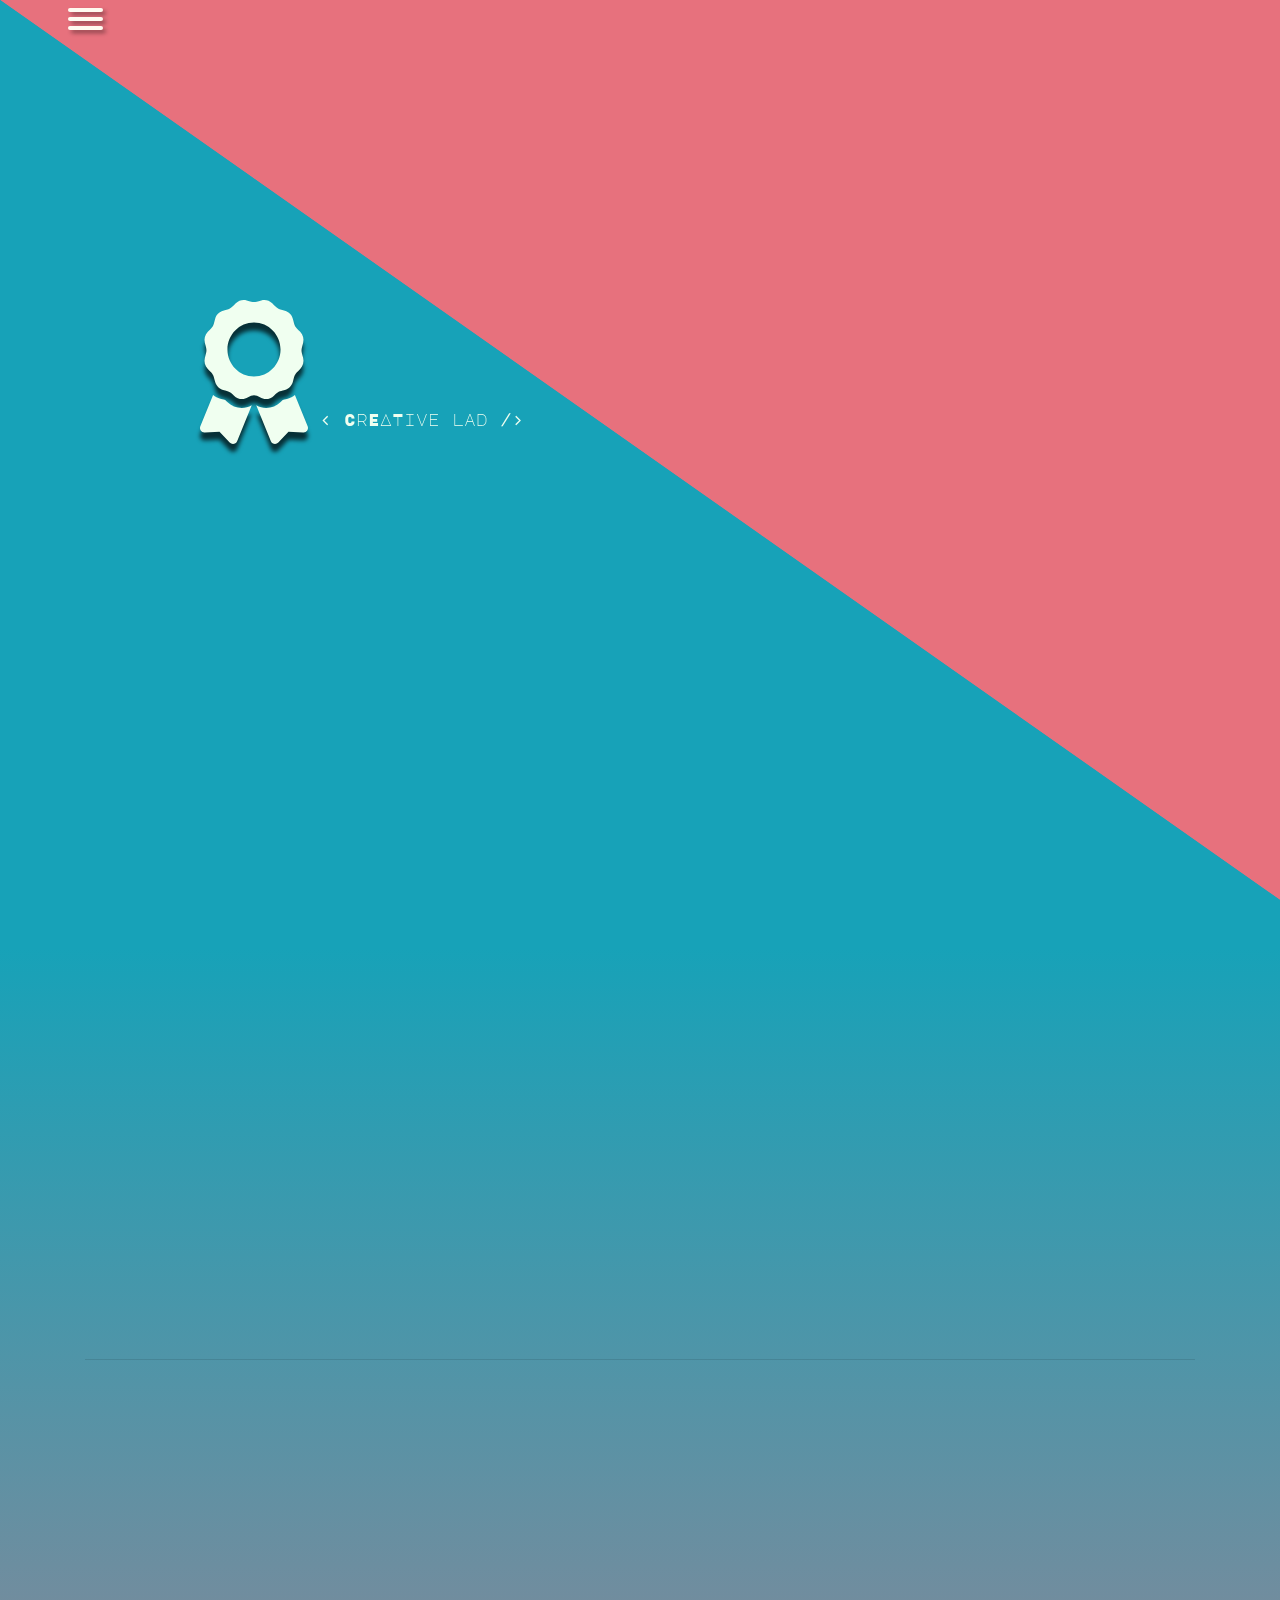
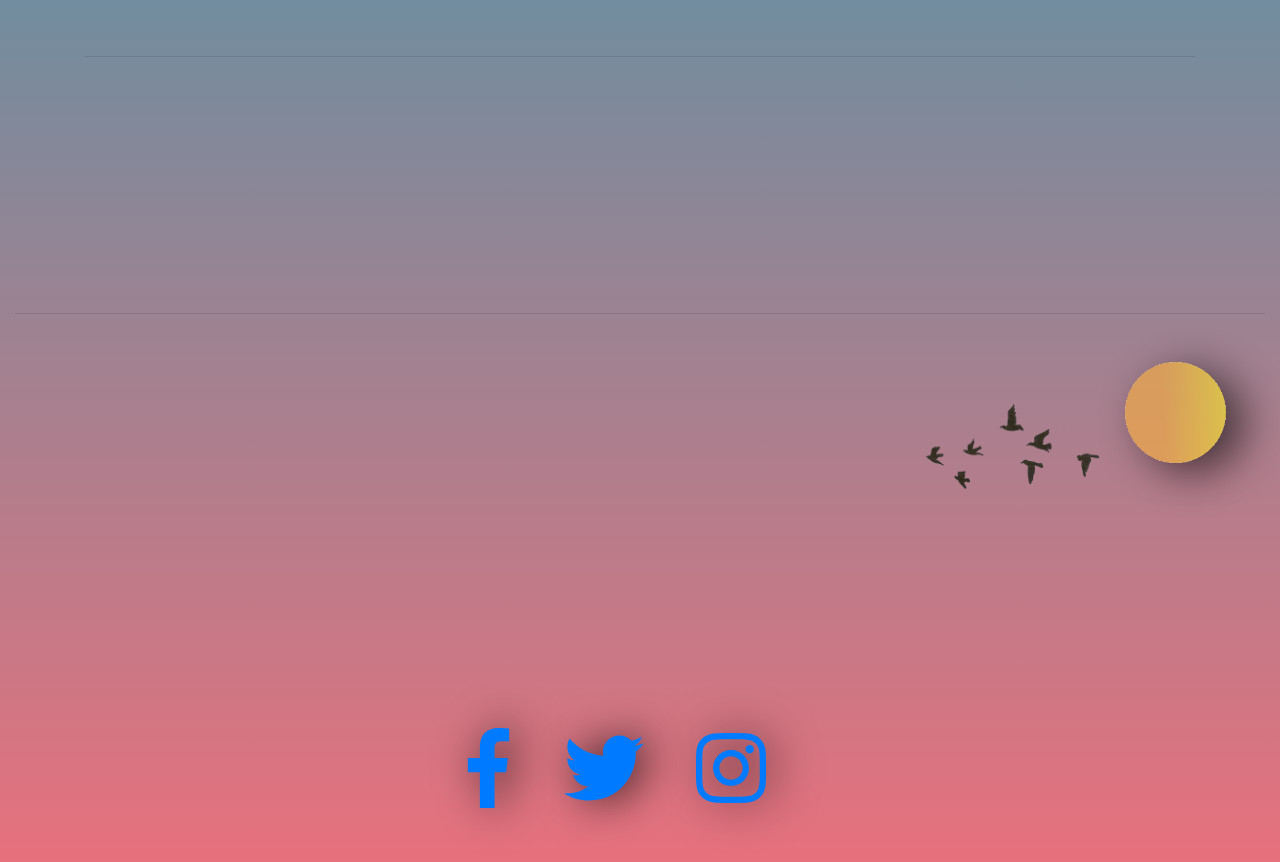
<file: Wd_Pu/index.html>
<!DOCTYPE html>
<html>
<head>
	<link rel="stylesheet" type="text/css" href="style.css"/>
	<link rel="stylesheet" type="text/css" href="animate.css"/>
	<link rel="stylesheet" type="text/css" href="Alink.css"/>
  <link rel="stylesheet" href="aos.css" />
<link href="https://fonts.googleapis.com/css?family=Major+Mono+Display|Nixie+One" rel="stylesheet"> 
	
	
<link rel="stylesheet" type="text/css" href="bootstrap.css">

	<title></title>
</head>
<body class="bg-info">

  <div class="bg-info">


   <div class="BoxRight" style="background-color: #e7717d">
     <!--  <div class="row">
      	<div class="col-6 pl-0 bg-info"> -->



          <div id='a' class="NavNormal">
            <div class="NavBox NavShadow" onclick="myFunction2();myFunction();">
               <div class="NavBar" id='b1'></div>
                 <div class="NavBar" id='b2'></div>
                   <div class="NavBar" id='b3'></div>
            </div>
 <div class="animated slideInDown slow mt-0" id="links" style="display: none;">

 	<nav class="cl-effect-12 float-right">
					<a href="#" style="text-decoration: none;"><span data-hover="Wadaup">Wadaup</span></a>
					<a href="#"style="text-decoration: none;"><span data-hover="New?">New?</span></a>
					<a href="#"style="text-decoration: none;"><span data-hover="I know da way">I know da way</span></a>
				</nav>
           <i class="fab fa-mailchimp fa-10x float-right"></i>

         </div>
         </div>
     </div>
       <!--  </div>
        <div class="col-6 bg-secondary"> </div>
       </div>   -->
   <div class="BoxLeft bg-info">
    
<div data-aos="slide-up"
    data-aos-offset="50"
    data-aos-delay="50"
    data-aos-duration="700"
    data-aos-easing="ease-in-out"
    data-aos-mirror="true"
    data-aos-once="false">
    <span style="color:#F0FFF0" class="GoogleFont1">
 <i class="fas fa-award fa-9x shadow" style="margin-top: 300px; margin-left: 200px;"></i>
 <b>< </b>CrEATive lad<b> /></b>
</span>

</div>
</div>
</div>
<div class="container-fluid BoxDown">
<div class="container">
<div class="display-1 GoogleFont1 m-5" data-aos="fade-up"> <center>{pR0JecT x}</center></div>

<div class="GoogleFont2 m-5" > 
<div><span data-aos="fade-right"><i class="fab fa-firefox fa-10x"></i></span></div>
<h2 class="float-right" data-aos="slide-right">FireFox Optimized</h2>
</div><br><hr/>

<div class="GoogleFont2 m-5">
<div><span data-aos="fade-right"> <i class="fab fa-css3-alt fa-10x" data-aos="fade-left"></i></span></div>
<h2 class="float-right" data-aos="slide-left">CSS3 & Bootstrap for Grid System</h2>
</div><br><hr/>

<div class="GoogleFont2 m-5">
<div><span data-aos="fade-left"><i class="fas fa-code fa-10x" data-aos="fade-down"></i></span></div>
<h2 data-aos="slide-left" class="float-right">ES6 Javascript & No Libraries</h2>
</div>
</div>
<hr/>
<footer class="container-fluid mt-5">

<div class="D2 float-right">
  <img  class="container-fluid shadowDown rotateSun" src="sun.png"/>
</div>

<div class="BirdsMoving D3 float-right">
<img  style="width: 200px; height: 200px;" src="birds.gif"/>
</div>
 <!-- Footer Elements -->
    <div class="SocialLinks">
<center>
      <!-- Grid row-->
      

        <!-- Grid column -->
        
        

            <!-- Facebook -->
            <a class="fb-ic shadowLinks" href="https://www.facebook.com/septcody.07">
              <i class="fab fa-facebook-f fa-lg white-text mr-md-5 mr-3 fa-5x"> </i>
            </a>
            <!-- Twitter -->
            <a class="tw-ic shadowLinks" href="https://www.twitter.com/punitbhatt2000">
              <i class="fab fa-twitter fa-lg white-text mr-md-5 mr-3 fa-5x"> </i>
            </a> 
            <!--Instagram-->
            <a class="ins-ic shadowLinks" href="https://instagram.com/punit__bhatt__">
              <i class="fab fa-instagram fa-lg white-text mr-md-5 mr-3 fa-5x"> </i>
            </a>
          
        
       
        <!-- Grid column -->
</center>
      </div>
      <!-- Grid row-->

  
 </footer>
</div>
<script type="text/javascript" src="script.js"></script>
<script type="text/javascript" src="modernizr.custom.js"></script>
 <script src="aos.js"></script>
  <script src="Fsome.js"></script>
  <script>
    AOS.init();
  </script>

</body>
</html>

<!-- <i class="fas fa-igloo fa-xs"></i>
<i class="fas fa-igloo fa-sm"></i>
<i class="fas fa-igloo fa-lg"></i>
<i class="fas fa-igloo fa-2x"></i>
<i class="fas fa-igloo fa-3x"></i>
<i class="fas fa-igloo fa-5x"></i>
<i class="fas fa-igloo fa-7x"></i>
<i class="fas fa-igloo fa-10x"></i> 


<i class="fas fa-copyright"></i>
<i class="fab fa-css3-alt"></i><i class="fab fa-firefox"></i>
<i class="fas fa-code"></i>








-->
</file>
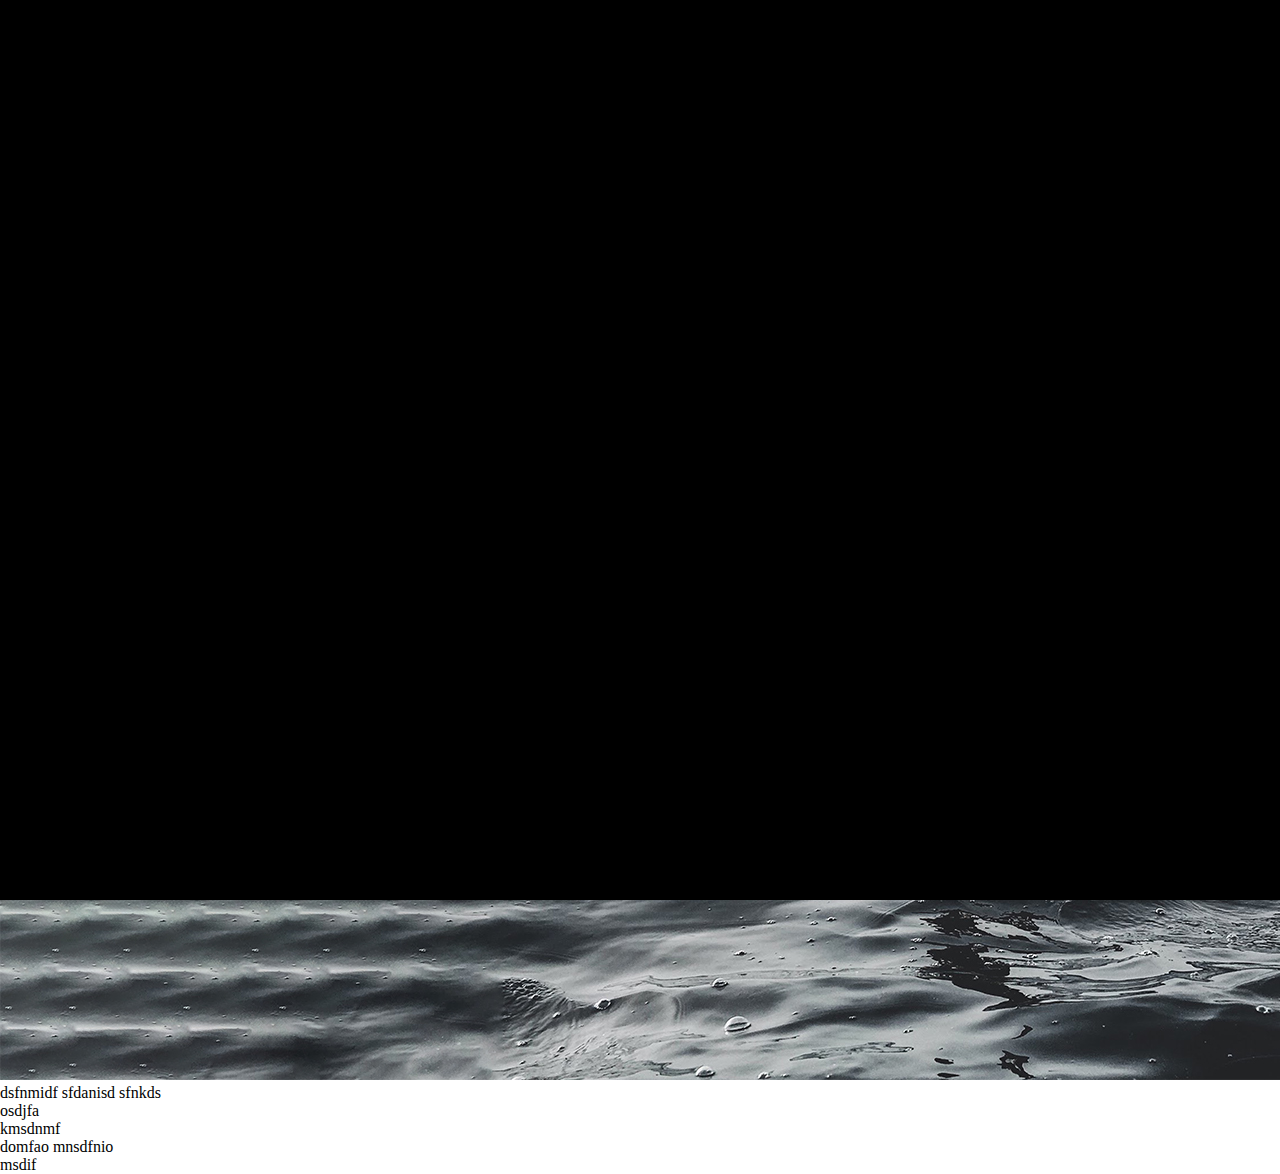
<file: animation/website-animation-trick/index.html>
<!DOCTYPE html>
<html lang="en">
  <head>
    <meta charset="UTF-8" />
    <meta name="viewport" content="width=device-width, initial-scale=1.0" />
    <link rel="stylesheet" href="./style.css" />
    <link
      href="https://fonts.googleapis.com/css2?family=Heebo:wght@500;700&family=Lobster&display=swap"
      rel="stylesheet"
    />
    
    <title>Slide Animation</title>
  </head>
  <body style="overflow-x: hidden;">
    <div class="intro">
      <div class="intro-text">
        <h1 class="hide">
          <span class="text">Creating inovation</span>
        </h1>
        <h1 class="hide">
          <span class="text">For Everyday</span>
        </h1>
        <h1 class="hide">
          <span class="text">people.</span>
        </h1>
      </div>
    </div>
<div>
  <img src="hero.jpg" alt=""/>
</div>
    <div style="color: rgb(0, 0, 0);">
      dsfnmidf
      sfdanisd
      sfnkds
      <br>
      osdjfa
      <br>kmsdnmf
      <br>domfao
      mnsdfnio
      <br>msdif
    </div>
    <script
      src="https://cdnjs.cloudflare.com/ajax/libs/gsap/3.5.1/gsap.min.js"
      integrity="sha512-IQLehpLoVS4fNzl7IfH8Iowfm5+RiMGtHykgZJl9AWMgqx0AmJ6cRWcB+GaGVtIsnC4voMfm8f2vwtY+6oPjpQ=="
      crossorigin="anonymous"
    ></script>
    <script src="./app.js"></script>
  </body>
</html>
</file>
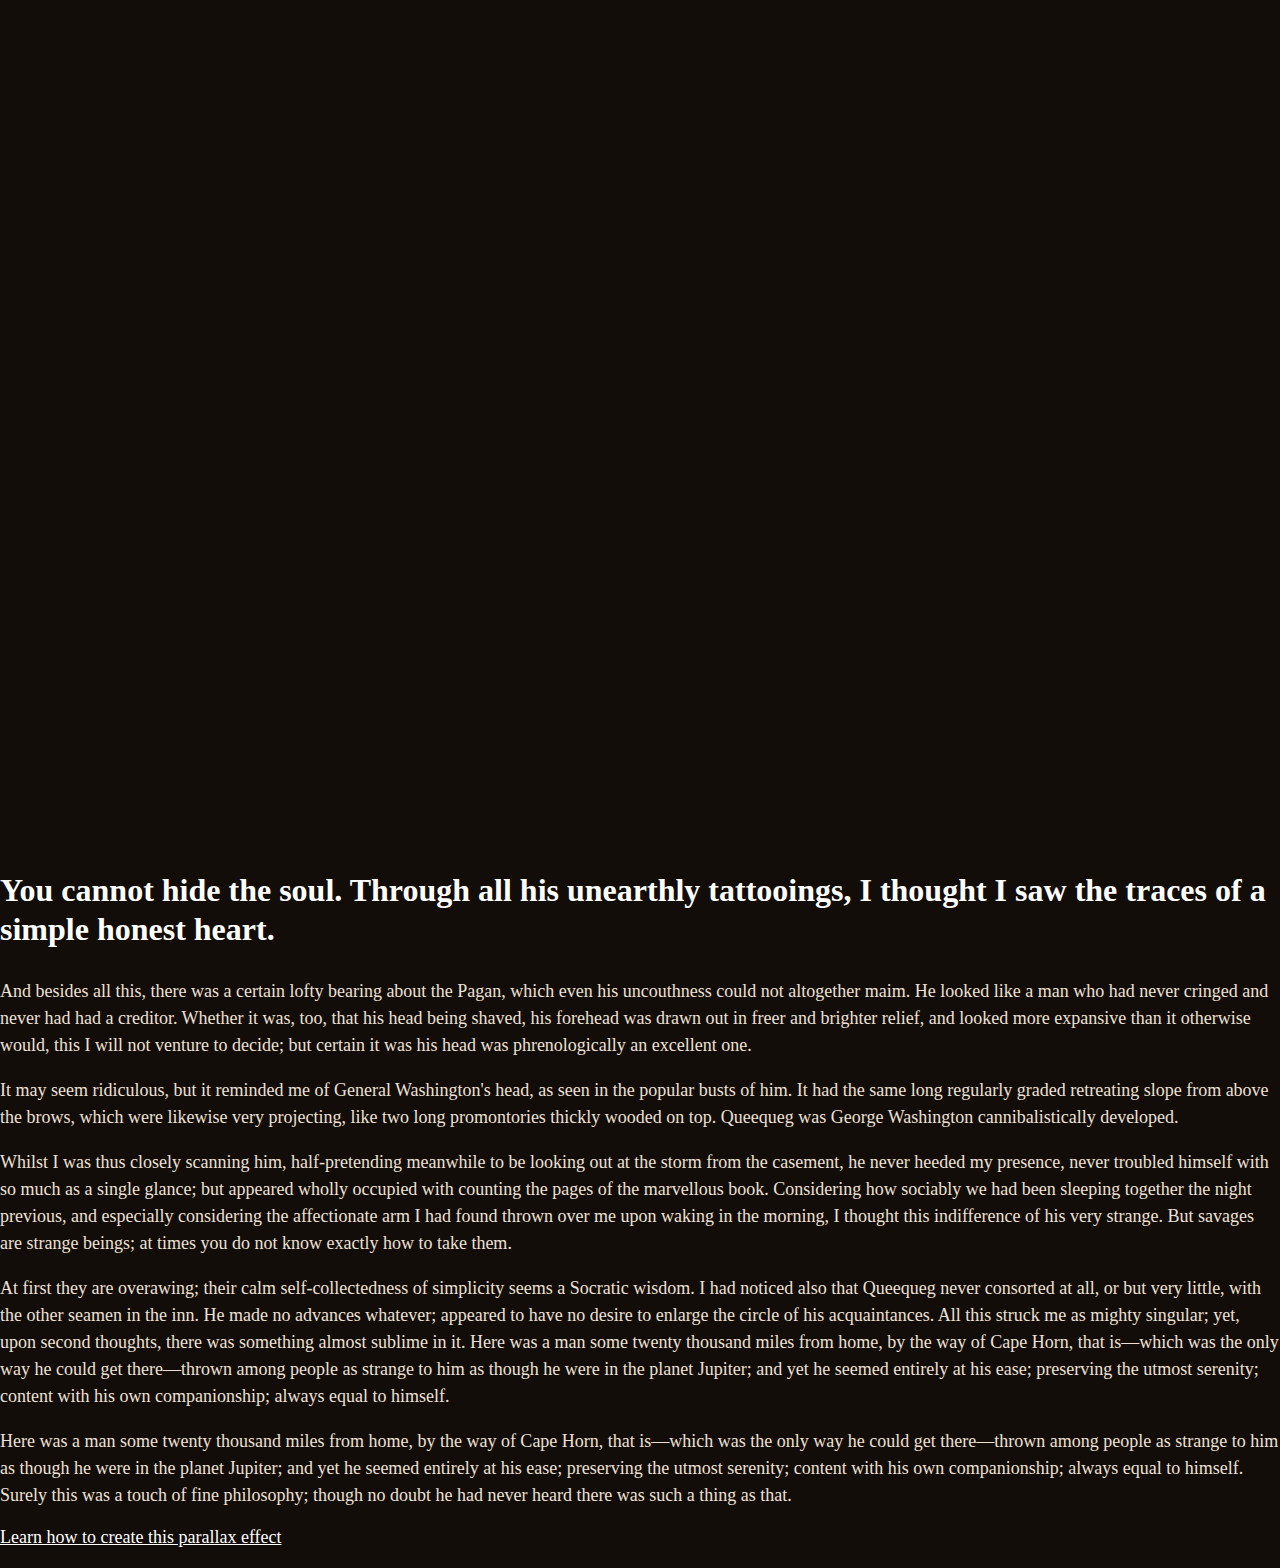
<file: ninja.html>
<!DOCTYPE html>
 <html> 
    <head>
        <meta charset="utf-8">
        <meta http-equiv="X-UA-Compatible" content="IE=edge">
        <title></title>
        <meta name="description" content="">
        <meta name="viewport" content="width=device-width, initial-scale=1">
  


        <style>

body {
  padding: 0;
  margin: 0;
  background-color: #130d0a;
  font-family: 'Playfair Display', serif;
  color: #fff;
}

#hero {
  height: 800px;
  overflow: hidden;
  position: relative;
}

#content {
  background-color: #130d0a;
}

.layer {
  background-position: bottom center;
  background-size: auto;
  background-repeat: no-repeat;
  width: 100%;
  height: 800px;
  position: fixed;
  z-index: -6;
}

#hero-mobile {
  display: none;
  background: url("https://s3-us-west-2.amazonaws.com/s.cdpn.io/272781/full_illustration.png") no-repeat center bottom/cover;
  height: 320px;
}

.first-section {
  padding: 50px 0 20px 0;
}

.text-header {
  font-size: 50px;
  text-align: center;
}

h1 {
  line-height: 120%;
  margin-bottom: 30px;
}

p {
  color: #ede0d5;
  font-size: 18px;
  line-height: 150%;
}

#hero, .layer {
  min-height: 800px;
}

.layer-bg {
  background-image: url("https://s3-us-west-2.amazonaws.com/s.cdpn.io/272781/ilu_bg.jpg");
}

.layer-1 {
  background-image: url("https://s3-us-west-2.amazonaws.com/s.cdpn.io/272781/ilu_03.png\a 		");
  background-position: left bottom;
}

.layer-2 {
  background-image: url("https://s3-us-west-2.amazonaws.com/s.cdpn.io/272781/ilu_02.png");
}

.layer-3 {
  background-image: url("https://s3-us-west-2.amazonaws.com/s.cdpn.io/272781/ilu_man.png\a 		");
  background-position: right bottom;
}

.layer-4 {
  background-image: url("https://s3-us-west-2.amazonaws.com/s.cdpn.io/272781/ilu_01.png\a 		");
}

.layer-overlay {
  background-image: url("https://s3-us-west-2.amazonaws.com/s.cdpn.io/272781/ilu_overlay.png\a 		");
}

@media only screen and (max-width: 768px) {
  #hero {
    display: none;
  }

  #hero-mobile {
    display: block;
  }
}
.tutorial-link {
  color: #fff;
  font-size: 18px;
  text-decoration: underline;
}
.tutorial-link:hover {
  color: #ede0d5;
}

        </style>




    </head>
    <body>
      <div id='hero'>
        <div class='layer-bg layer' data-depth='0.10' data-type='parallax'></div>
        <div class='layer-1 layer' data-depth='0.20' data-type='parallax'></div>
        <div class='layer-2 layer' data-depth='0.50' data-type='parallax'></div>
        <div class='layer-3 layer' data-depth='0.80' data-type='parallax'></div>
        <div class='layer-overlay layer' data-depth='0.85' data-type='parallax'></div>
        <div class='layer-4 layer' data-depth='1.00' data-type='parallax'></div>
      </div>
      <div id='hero-mobile'></div>
      <div id='content'>
        <div class='container'>
          <section class='first-section'>
            <div class='row'>
              <div class='col-sm-6'>
                <h1>You cannot hide the soul. Through all his unearthly tattooings, I thought I saw the traces of a simple honest heart.</h1>
              </div>
            </div>
            <div class='row'>
              <div class='col-sm-6'>
                <p>And besides all this, there was a certain lofty bearing about the Pagan, which even his uncouthness could not altogether maim. He looked like a man who had never cringed and never had had a creditor. Whether it was, too, that his head being shaved, his forehead was drawn out in freer and brighter relief, and looked more expansive than it otherwise would, this I will not venture to decide; but certain it was his head was phrenologically an excellent one.</p>
                <p>It may seem ridiculous, but it reminded me of General Washington's head, as seen in the popular busts of him. It had the same long regularly graded retreating slope from above the brows, which were likewise very projecting, like two long promontories thickly wooded on top. Queequeg was George Washington cannibalistically developed.</p>
                <p>Whilst I was thus closely scanning him, half-pretending meanwhile to be looking out at the storm from the casement, he never heeded my presence, never troubled himself with so much as a single glance; but appeared wholly occupied with counting the pages of the marvellous book. Considering how sociably we had been sleeping together the night previous, and especially considering the affectionate arm I had found thrown over me upon waking in the morning, I thought this indifference of his very strange. But savages are strange beings; at times you do not know exactly how to take them.</p>
              </div>
              <div class='col-sm-6'>
                <p>At first they are overawing; their calm self-collectedness of simplicity seems a Socratic wisdom. I had noticed also that Queequeg never consorted at all, or but very little, with the other seamen in the inn. He made no advances whatever; appeared to have no desire to enlarge the circle of his acquaintances. All this struck me as mighty singular; yet, upon second thoughts, there was something almost sublime in it. Here was a man some twenty thousand miles from home, by the way of Cape Horn, that is—which was the only way he could get there—thrown among people as strange to him as though he were in the planet Jupiter; and yet he seemed entirely at his ease; preserving the utmost serenity; content with his own companionship; always equal to himself.</p>
                <p>Here was a man some twenty thousand miles from home, by the way of Cape Horn, that is—which was the only way he could get there—thrown among people as strange to him as though he were in the planet Jupiter; and yet he seemed entirely at his ease; preserving the utmost serenity; content with his own companionship; always equal to himself. Surely this was a touch of fine philosophy; though no doubt he had never heard there was such a thing as that.</p>
                <a class='tutorial-link' href='https://medium.com/@PatrykZabielski/how-to-make-multi-layered-parallax-illustration-with-css-javascript-2b56883c3f27'>
                  Learn how to create this parallax effect
                </a>
              </div>
            </div>
          </section>
        </div>
      </div>
      
      <script src="js.js"></script>
    </body>
</html>
</file>
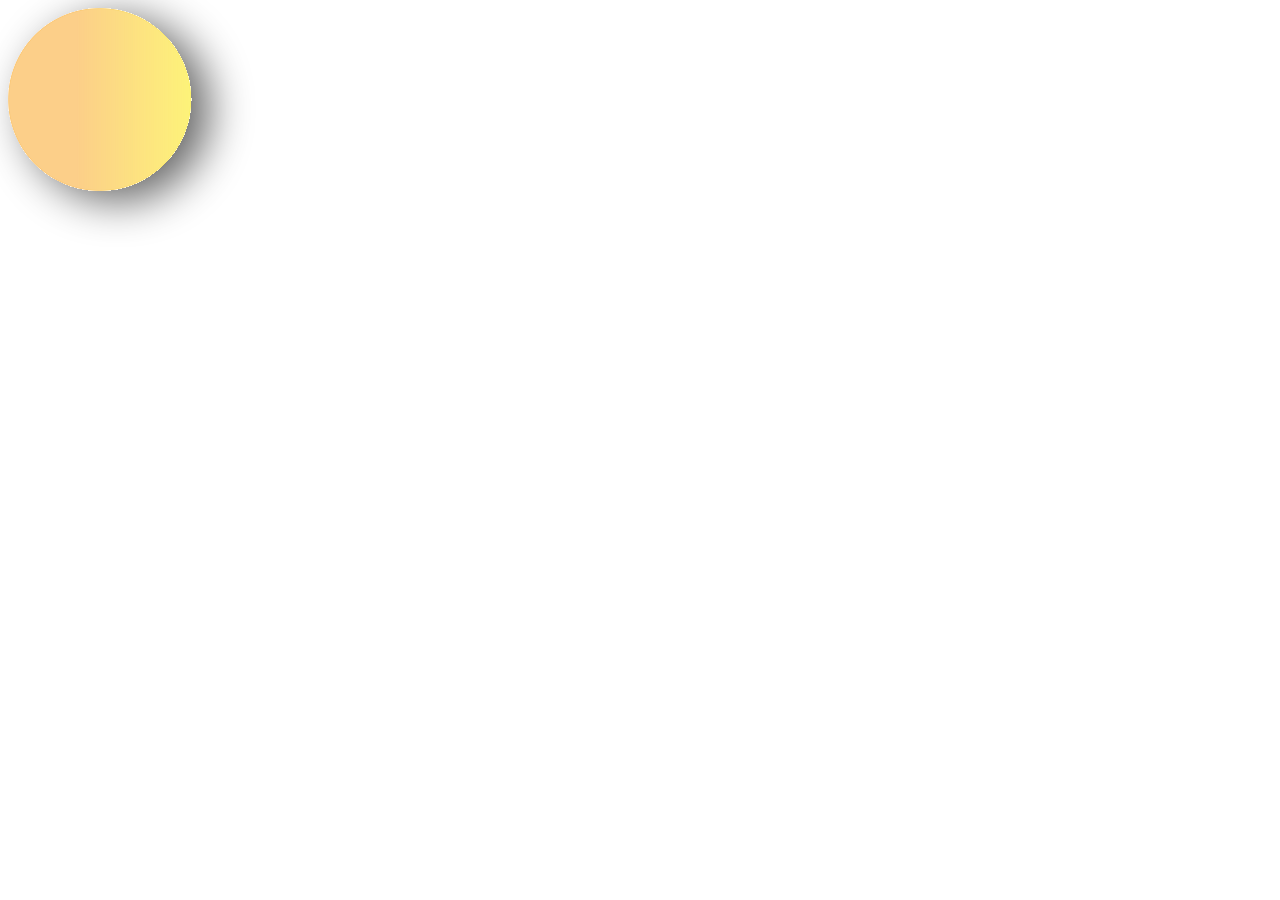
<file: sun.html>
<!DOCTYPE html>
<!--[if lt IE 7]>      <html class="no-js lt-ie9 lt-ie8 lt-ie7"> <![endif]-->
<!--[if IE 7]>         <html class="no-js lt-ie9 lt-ie8"> <![endif]-->
<!--[if IE 8]>         <html class="no-js lt-ie9"> <![endif]-->
<!--[if gt IE 8]><!--> <html class="no-js"> <!--<![endif]-->
    <head>
        <meta charset="utf-8">
        <meta http-equiv="X-UA-Compatible" content="IE=edge">
        <title></title>
        <meta name="description" content="">
        <meta name="viewport" content="width=device-width, initial-scale=1">
        <link rel="stylesheet" href="">
<style>

    
.D2 {

width:140px;
height:200px;
position:relative;


}




.shadowDown {
  -webkit-filter: drop-shadow(18px 10px 22px rgba(0, 0, 0, 1));
  filter: drop-shadow( 0 8px 10px 22px rgba(0, 0, 0, 1));
  /* Similar syntax to box-shadow */
}

.shadowLinks {
  -webkit-filter: drop-shadow(8px 1px 22px rgba(0, 0, 0, .7));
  filter: drop-shadow( 8px 10px 6px 2px rgba(0, 0, 0, 1));
  /* Similar syntax to box-shadow */
}
.rotateSun {

  animation-name: Sun;
  animation-duration: 7s;
  animation-timing-function: ease-in;
  animation-iteration-count:infinite;
  opacity: .6;

}

@keyframes Sun {
   from {transform: rotate(0deg);}
 
   to {transform: rotate(360deg);}
}

</style>




    </head>
    <body>
        <div class="D2 float-right" >
            <img  class="container-fluid shadowDown rotateSun" src="sun.png"/>
          </div>
          
    </body>
</html>
</file>
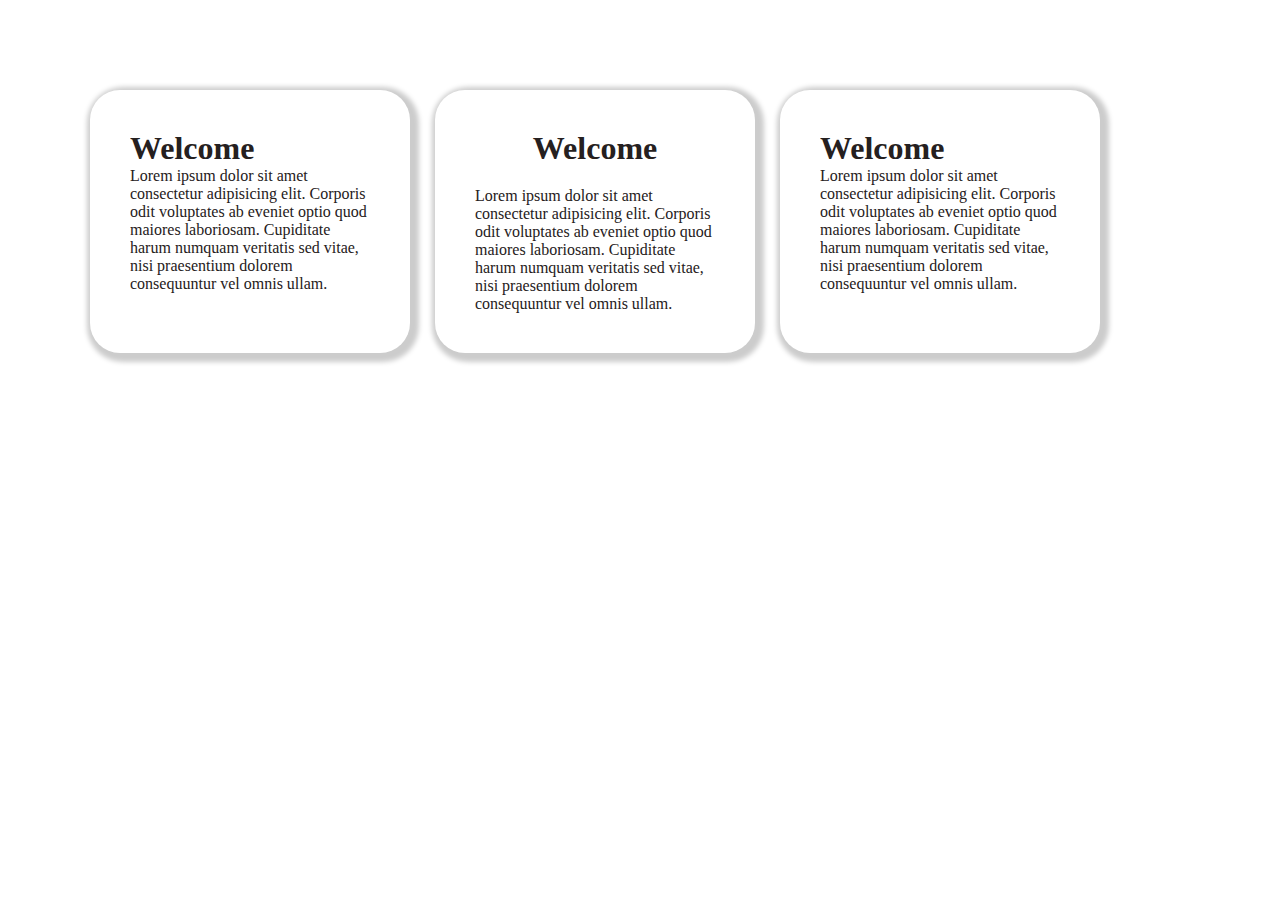
<file: Grid/grid.html>
<!DOCTYPE html>
<html lang="en">

<head>
    <meta charset="UTF-8">
    <meta name="viewport" content="width=device-width, initial-scale=1.0">
    <title>display</title>
    <link rel="stylesheet" href="grid.css">
</head>

<body oncontextmenu="return false;">
    <div class="pagewrap">
        <div class="content">
            <div class="Content">
                <div class="text">
                    <h1>Welcome</h1>
                    <p>Lorem ipsum dolor sit amet consectetur adipisicing elit. Corporis odit voluptates ab eveniet
                        optio quod maiores
                        laboriosam. Cupiditate harum numquam veritatis sed vitae, nisi praesentium dolorem consequuntur
                        vel omnis ullam.</p>
                </div>
            </div>
        </div>
        <div class="content">
            <h1 style="text-align: center; padding-bottom: 20px;margin-top: 0px;">Welcome</h1>
            <div class="Content">
                <div class="text">
                    <p>Lorem ipsum dolor sit amet consectetur adipisicing elit. Corporis odit voluptates ab eveniet
                        optio quod
                        maiores
                        laboriosam. Cupiditate harum numquam veritatis sed vitae, nisi praesentium dolorem consequuntur
                        vel omnis
                        ullam.</p>

                </div>
            </div>
        </div>
        <div class="content">
            <div class="Content">
                <div class="text">
                    <h1>Welcome</h1>
                    <p>Lorem ipsum dolor sit amet consectetur adipisicing elit. Corporis odit voluptates ab eveniet
                        optio quod
                        maiores
                        laboriosam. Cupiditate harum numquam veritatis sed vitae, nisi praesentium dolorem consequuntur
                        vel omnis
                        ullam.</p>
                </div>
            </div>
        </div>
    </div>
    <script>
       document.onkeydown = function (e) {
            if (event.keyCode == 123) {
                return false;
            }
            if (e.ctrlKey && e.shiftKey && e.keyCode == 'I'.charCodeAt(0)) {
                return false;
            }
            if (e.ctrlKey && e.shiftKey && e.keyCode == 'J'.charCodeAt(0)) {
                return false;
            }
            if (e.ctrlKey && e.keyCode == 'U'.charCodeAt(0)) {
                return false;
            }
        } 
    </script>
</body>

</html>
</file>
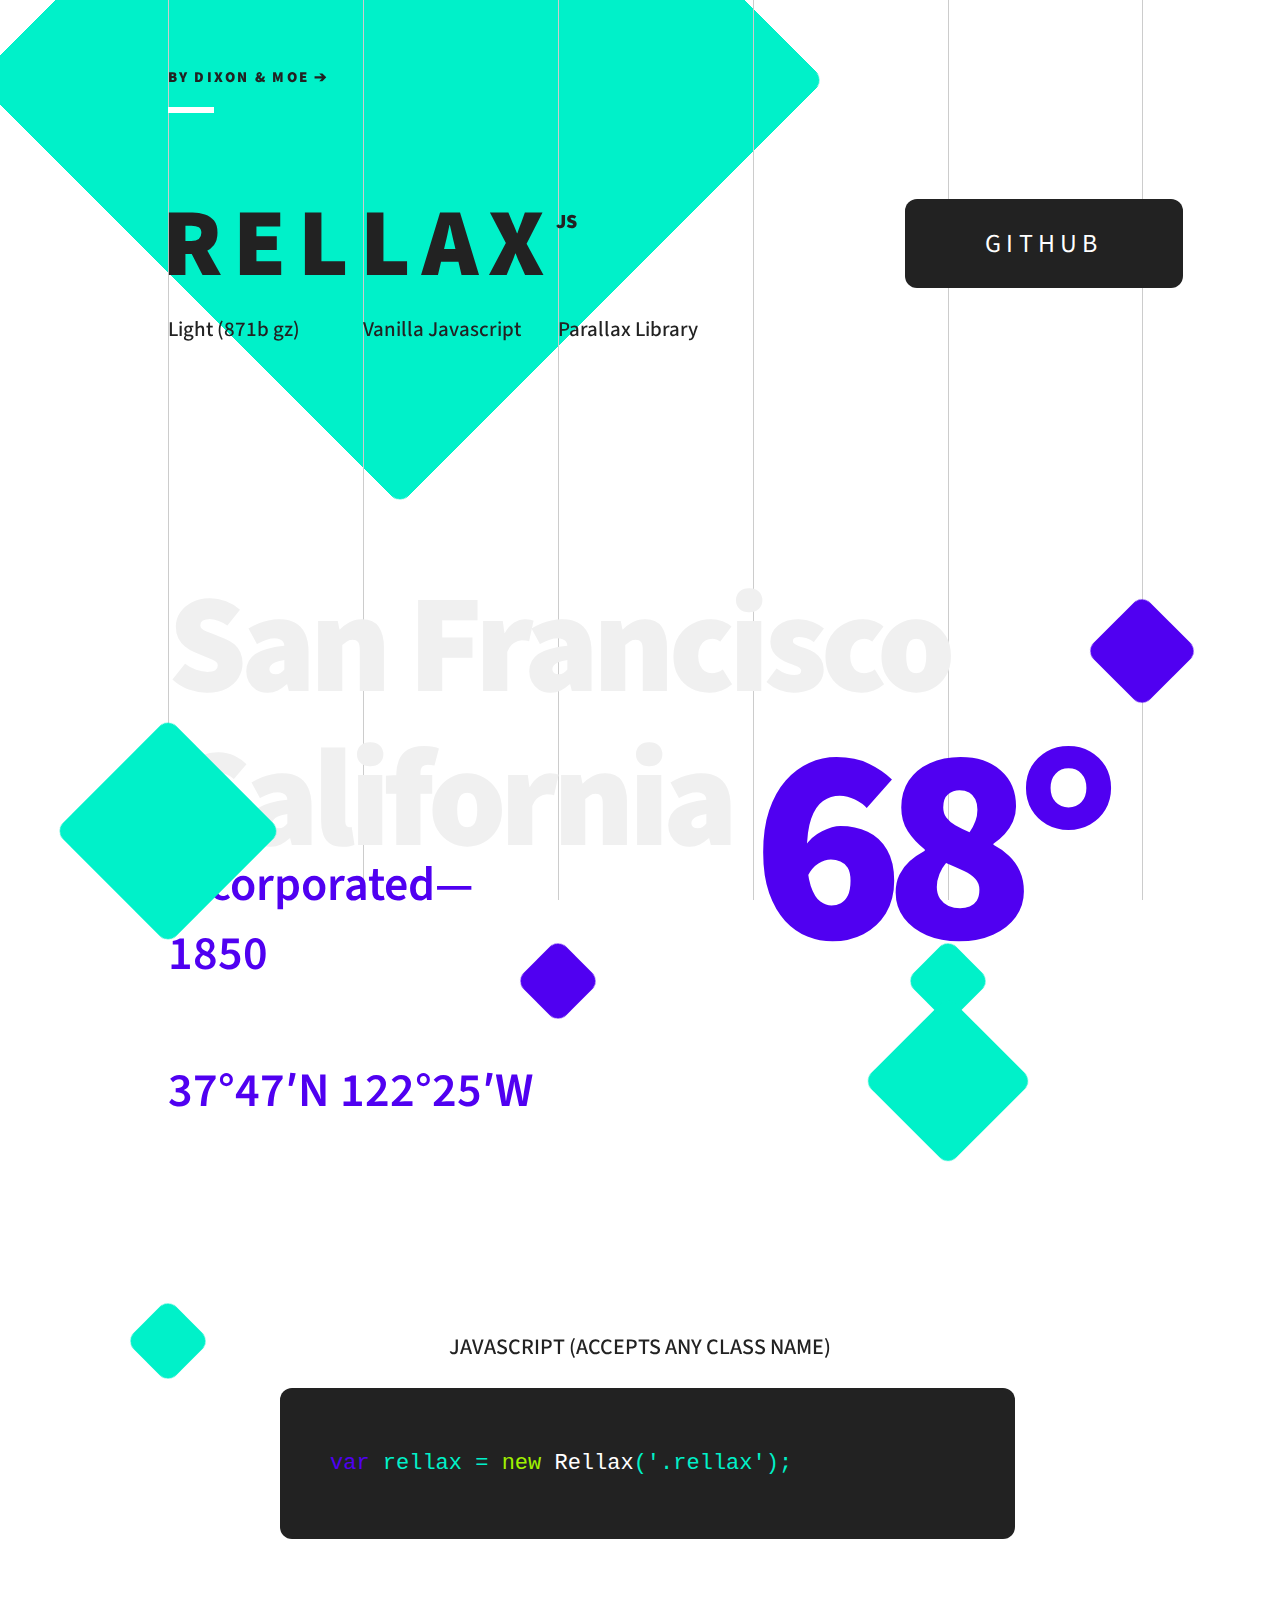
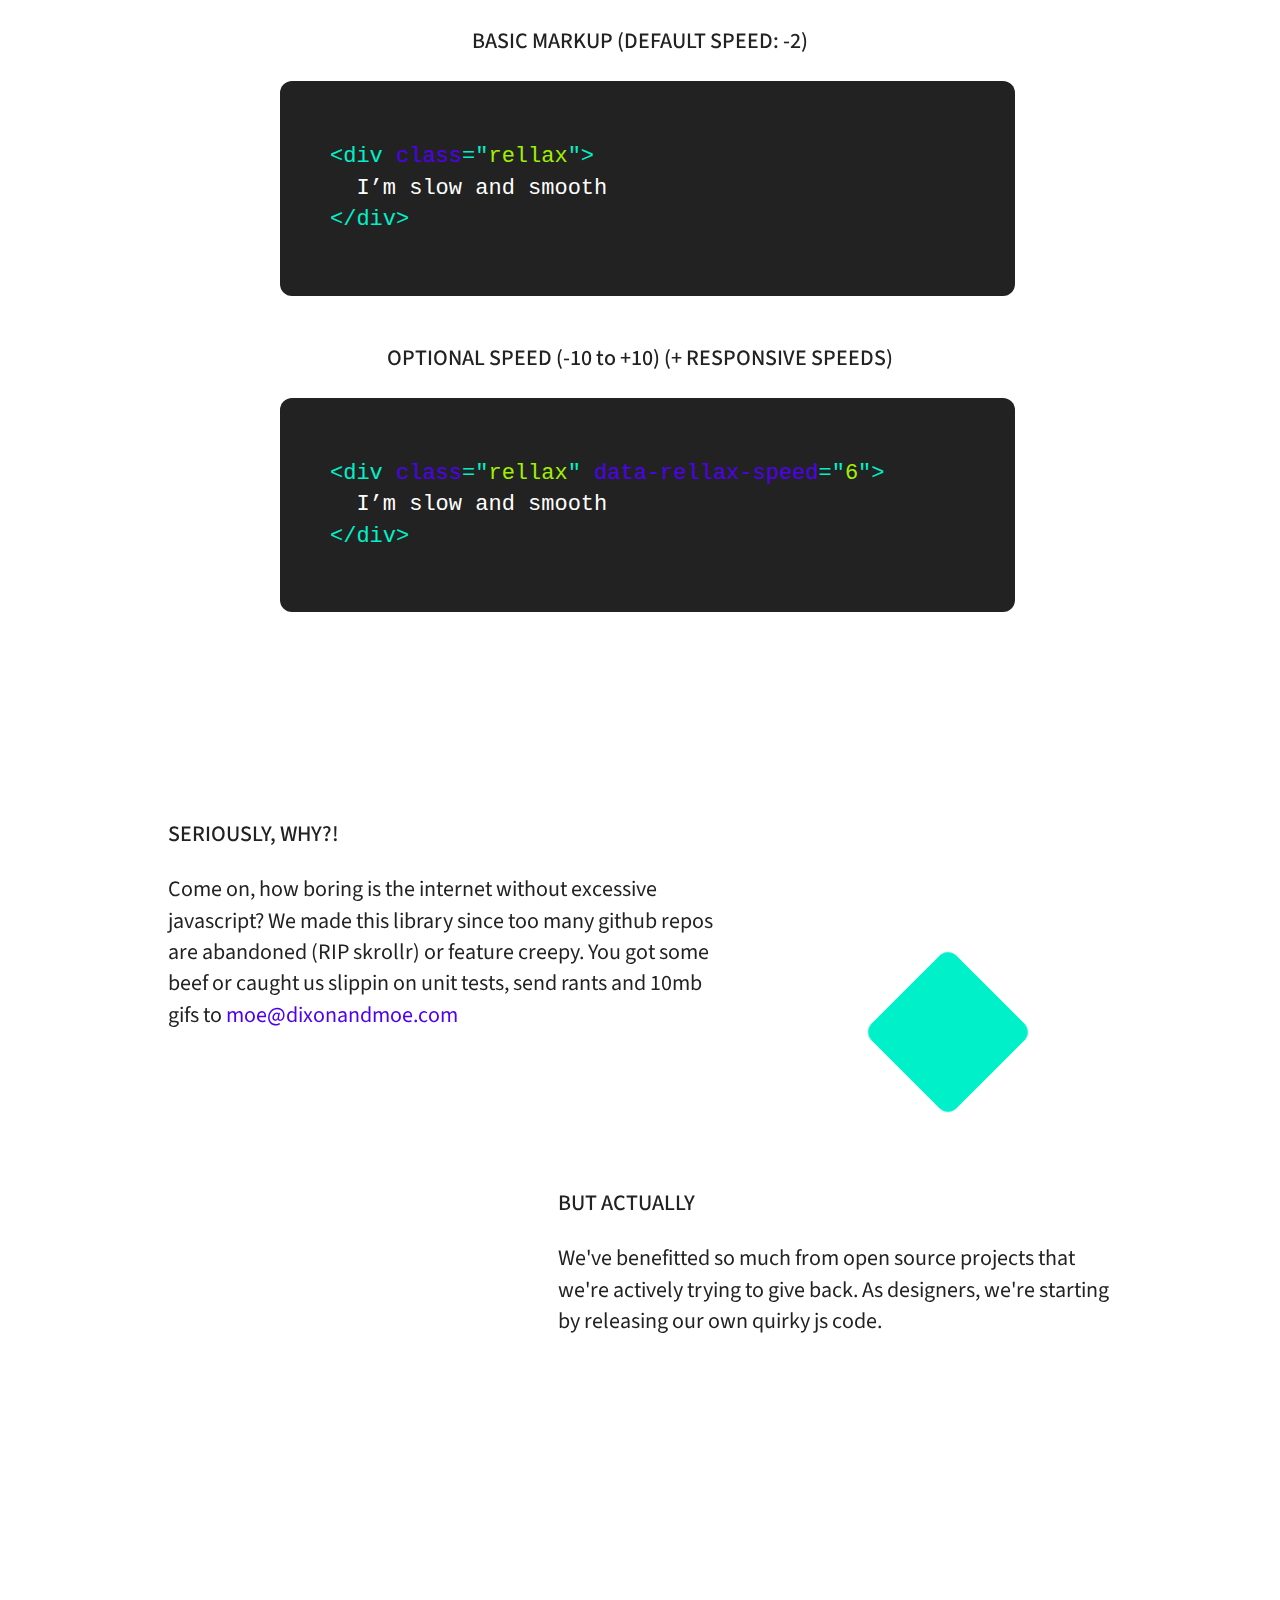
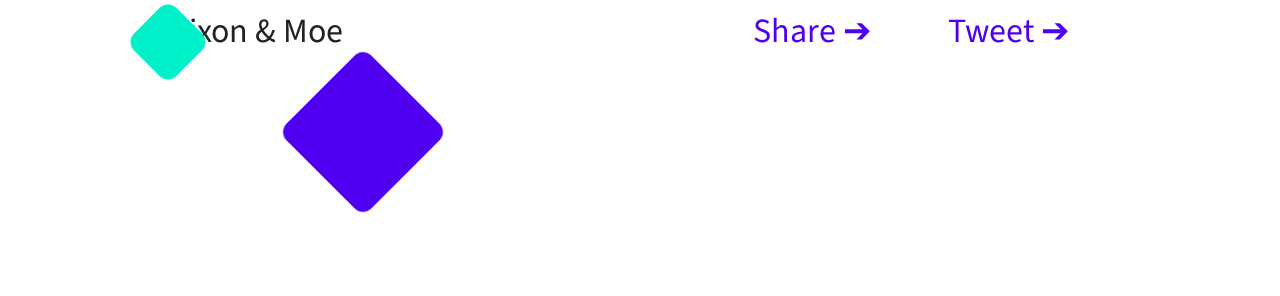
<file: rellax-master/demo.html>
<!DOCTYPE html>
<html lang="en">
  <head>
    <meta charset="utf-8">
    <meta http-equiv="X-UA-Compatible" content="IE=edge,chrome=1">
    <title>Vanilla Javascript Parallax Library - Rellax.js</title>
    <meta name="description" content="">
    <meta name="viewport" content="width=device-width">
    <link href='https://fonts.googleapis.com/css?family=Source+Sans+Pro:600,700,900' rel='stylesheet' type='text/css'>

    <!-- Booooooootstrap -->
    <link rel="stylesheet" href="css/bootstrap.min.css">

    <!-- Styles -->
    <link rel="stylesheet" type="text/css" href="css/main.css">

    <!--[if lt IE 9]>
    <script src="//html5shiv.googlecode.com/svn/trunk/html5.js"></script>
    <script>window.html5 || document.write('<script src="js/vendor/html5shiv.js"><\/script>')</script>
    <![endif]-->
  </head>

  <body>
    <div class="grid">
      <div class="container">
        <div class="row">
          <div class="col-md-offset-1 col-md-2">
            <div class="grid-line"></div>
          </div>
          <div class="col-md-2">
            <div class="grid-line"></div>
          </div>
          <div class="col-md-2">
            <div class="grid-line"></div>
          </div>
          <div class="col-md-2">
            <div class="grid-line"></div>
          </div>
          <div class="col-md-2">
            <div class="grid-line" style="margin-right:-30px;border-right:1px solid #ccc"></div>
          </div>
        </div>
      </div>
    </div>

    <div class="fixed-top rellax" data-rellax-speed="-2"
      style="transform: rotate(45deg);"
    >
    </div>

    <main class="main">
      <header>
        <div class="container">
          <div class="row">
            <div class="col-md-offset-1 col-md-11">
              <a href="http://dixonandmoe.com/">
                <h2>BY DIXON & MOE <span>➔</span></h2>
              </a>
              <div class="white-block"></div>
            </div>
          </div>
          <div class="title">
            <div class="row">
              <div class="col-md-offset-1 col-md-6">
                <h1>RELLAX<span>JS</span></h1>
              </div>
              <div class="col-md-4 text-right">
                <a href="https://github.com/dixonandmoe/rellax">GITHUB</a>
              </div>
            </div>
          </div>
          <div class="subtitle">
            <div class="row">
              <div class="col-md-offset-1 col-md-2">
                <h3>Light (871b gz)</h3>
              </div>
              <div class="col-md-2">
                <h3>Vanilla Javascript</h3>
              </div>
              <div class="col-md-2">
                <h3>Parallax Library</h3>
              </div>
            </div>
          </div>
        </div>
      </header>


      <section class="section san-francisco">
        <div class="absolute">
          <div class="container">
            <div class="row">
              <div class="col-md-offset-1 col-md-11">
                <h2 class="rellax" data-rellax-speed="-3">San Francisco<br>California</h2>
              </div>
            </div>
          </div>
        </div>

        <div class="absolute above">
          <div class="container">
            <div class="row">

              <div class="col-md-offset-1 col-md-2">
                <div class="lg-green rellax"
                  data-rellax-speed="2"
                  style="transform: rotate(45deg);">
                </div>
                <div class="sm-green rellax"
                  data-rellax-speed="5"
                  style="transform: rotate(45deg);">
                </div>
              </div>

              <div class="col-md-offset-2 col-md-1">
                <div class="sm-purple rellax"
                  data-rellax-speed="2"
                  style="transform: rotate(45deg);">
                </div>
              </div>

              <div class="col-md-offset-3 col-md-1">
                <div class="xs-green rellax"
                  data-rellax-speed="5"
                  style="transform: rotate(45deg);">
                </div>
                <div class="md-green rellax"
                  data-rellax-speed="1"
                  style="transform: rotate(45deg);">
                </div>
              </div>

              <div class="col-md-1">
                <div class="lg-purple rellax"
                  data-rellax-speed="3"
                  style="transform: rotate(45deg);">
                </div>
              </div>

            </div>
          </div>
        </div>


        <div class="container">

          <div class="row">
            <div class="col-md-offset-1 col-md-5">
              <div class="date">
                Incorporated—<br>
                1850<br><br>
                37°47′N 122°25′W
              </div>
            </div>
            <div class="col-md-offset-1 col-md-4">
              <div class="temp">
                68°
              </div>
            </div>
          </div>
        </div>


      </section>


      <section class="section">

      </section>


      <section class="section">
        <div style="margin-top: 200px">
          <div class="container">

              <div class="row">
                <div class="col-md-12 text-center">
                  <h4>JAVASCRIPT (ACCEPTS ANY CLASS NAME)</h4>
                </div>
              </div>

              <div class="row">
                <div class="col-md-offset-2 col-md-8">
                  <div class="text-editor">
                    <code>
                      <span class="purple">var</span> rellax = <span class="green">new</span> <span class="white">Rellax</span>('.rellax');
                    </code>
                  </div>
                </div>
              </div>


              <div class="row">
                <div class="col-md-12 text-center" style="margin-top:80px">
                  <h4>BASIC MARKUP (DEFAULT SPEED: -2)</h4>
                </div>
              </div>

              <div class="row">
                <div class="col-md-offset-2 col-md-8">
                  <div class="text-editor">
                    <code>
                      &lt;div <span class="purple">class</span>="<span class="green">rellax</span>"&gt;<br>
                      <span class="white">&nbsp;&nbsp;I’m slow and smooth</span><br>
                      &lt;/div&gt;
                    </code>
                  </div>
                </div>
              </div>


              <div class="row">
                <div class="col-md-12 text-center" style="margin-top:40px">
                  <h4>OPTIONAL SPEED (-10 to +10) (+ RESPONSIVE SPEEDS)</h4>
                </div>
              </div>

              <div class="row">
                <div class="col-md-offset-2 col-md-8">
                  <div class="text-editor">
                    <code>
                      &lt;div <span class="purple">class</span>="<span class="green">rellax</span>" <span class="purple">data-rellax-speed</span>="<span class="green">6</span>"&gt;<br>
                      <span class="white">&nbsp;&nbsp;I’m slow and smooth</span><br>
                      &lt;/div&gt;
                    </code>
                  </div>
                </div>
              </div>

          </div>
        </div>
      </section>



      <section class="section">

        <div class="absolute above" style="pointer-events: none;">
          <div class="container">
            <div class="row">

              <div class="col-md-offset-1 col-md-2">
                <div class="bt-green rellax"
                  data-rellax-speed="5"
                  style="transform: rotate(45deg);">
                </div>
              </div>

              <div class="col-md-offset-0 col-md-1">
                <div class="md-dixonandmoe rellax"
                  data-rellax-speed="2"
                  style="transform: rotate(45deg);">
                </div>
              </div>

              <div class="col-md-offset-5 col-md-1">
                <div class="md-twitter rellax"
                  data-rellax-speed="1"
                  style="transform: rotate(45deg);">
                </div>
              </div>

              <div class="col-md-1">
                <div class="md-facebook rellax"
                  data-rellax-speed="3"
                  data-rellax-percentage="0.5"
                  style="transform: rotate(45deg);">
                </div>
              </div>

            </div>
          </div>
        </div>

        <div class="copy" style="margin-top: 200px;margin-bottom: 500px">
          <div class="container">
            <div class="row">
              <div class="col-md-offset-1 col-md-6">
                <h4>SERIOUSLY, WHY?!</h4>
                <p>Come on, how boring is the internet without excessive javascript? We made this library since too many github repos are abandoned (RIP skrollr) or feature creepy. You got some beef or caught us slippin on unit tests, send rants and 10mb gifs to <a href="mailto:moe@dixonandmoe.">moe@dixonandmoe.com</a></p>
              </div>
            </div>

            <div class="row" style="margin-top: 140px">
              <div class="col-md-offset-5 col-md-6">
                <h4>BUT ACTUALLY</h4>
                <p>We've benefitted so much from open source projects that we're actively trying to give back. As designers, we're starting by releasing our own quirky js code.</p>
              </div>
            </div>
          </div>
        </div>
      </section>

      <section class="share">
        <div class="container">
          <div class="row">
            <div class="col-md-offset-1 col-md-3">
              <a class="dam" href="http://dixonandmoe.com/">Dixon &amp; Moe</a>
            </div>
            <div class="col-md-offset-3 col-md-2">
              <a href="https://www.facebook.com/sharer/sharer.php?u=http://dixonandmoe.com/rellax/">Share <span>➔</span></a>
            </div>
            <div class="col-md-offset-0 col-md-2">
              <a href="https://twitter.com/share?url=http://dixonandmoe.com/rellax/">Tweet <span>➔</span></a>
            </div>
          </div>
        </div>
      </section>

    </main>


    <!-- javascript -->
    <script type="text/javascript" src="rellax.js"></script>
    <script>
    	var rellax = new Rellax('.rellax', {
        // center: true
        callback: function(position) {
            // callback every position change
            console.log(position);
        }
      });
    </script>



  </body>
</html>
</file>
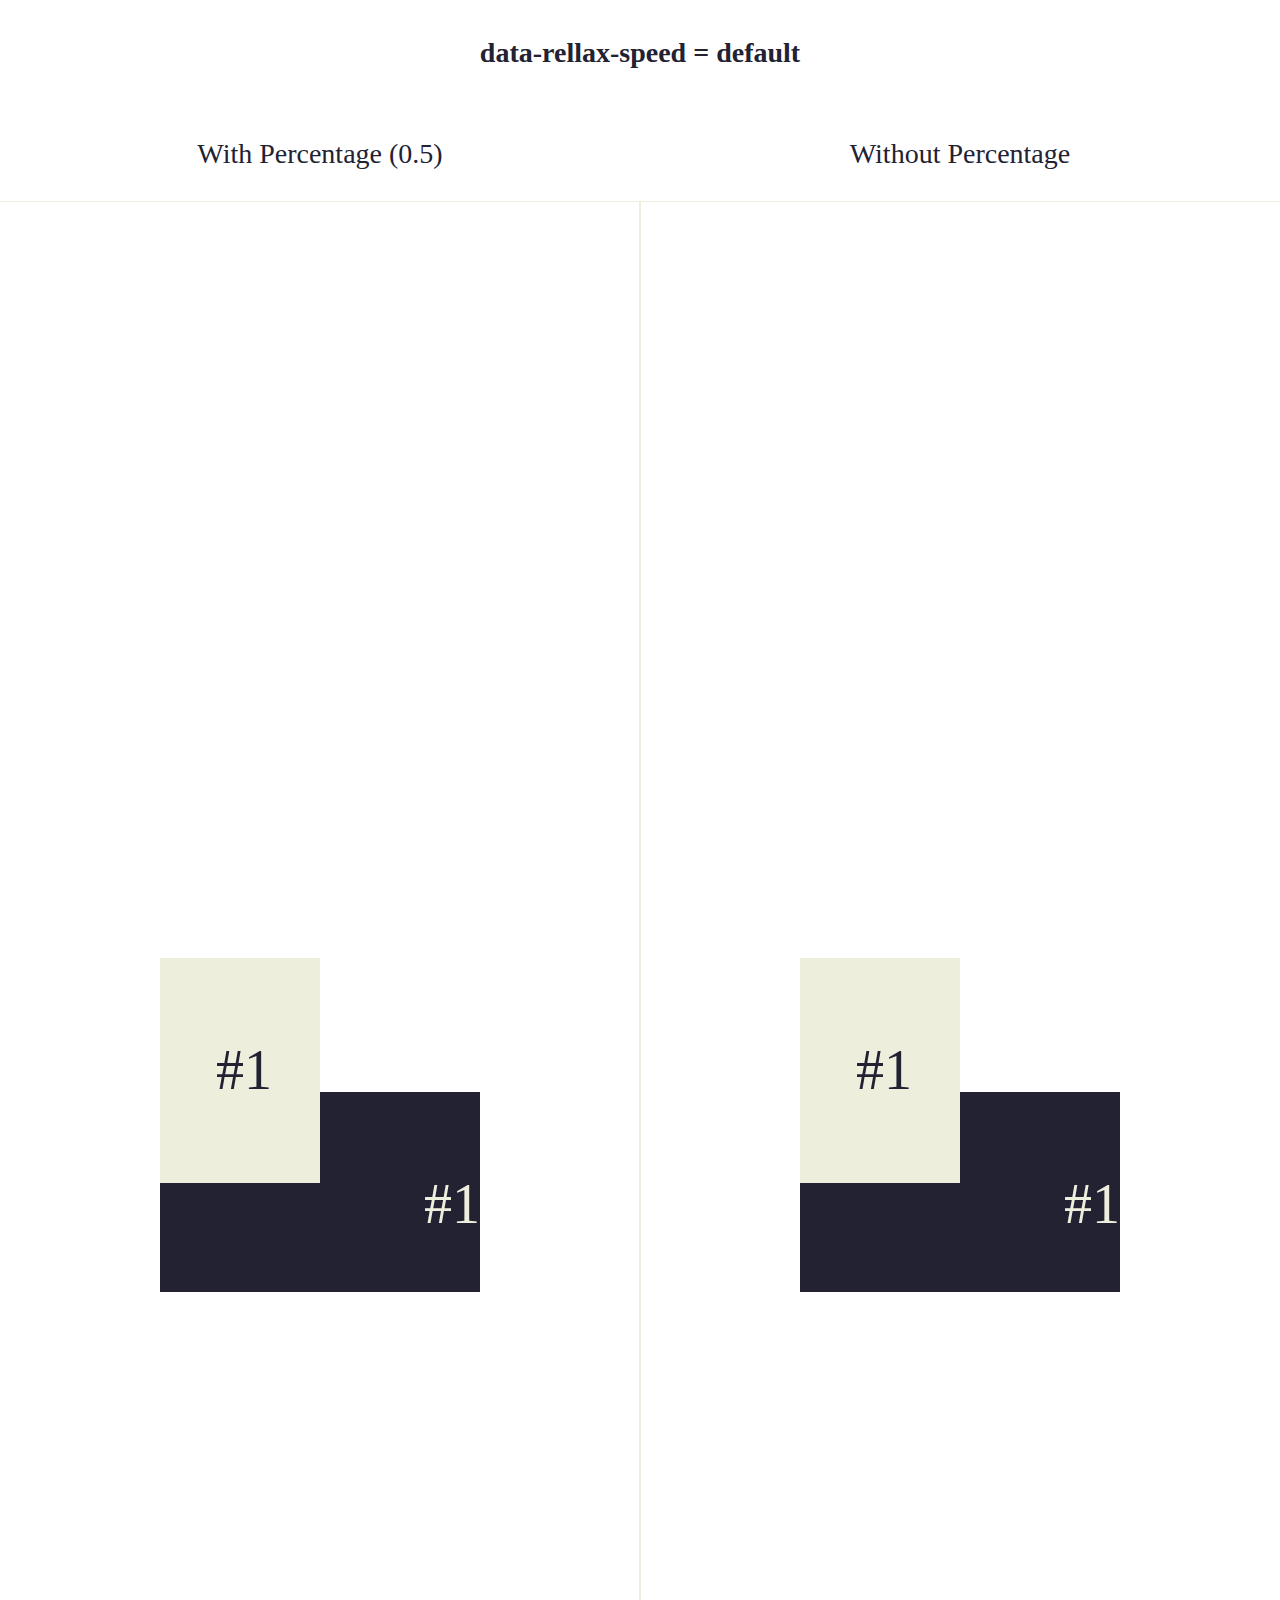
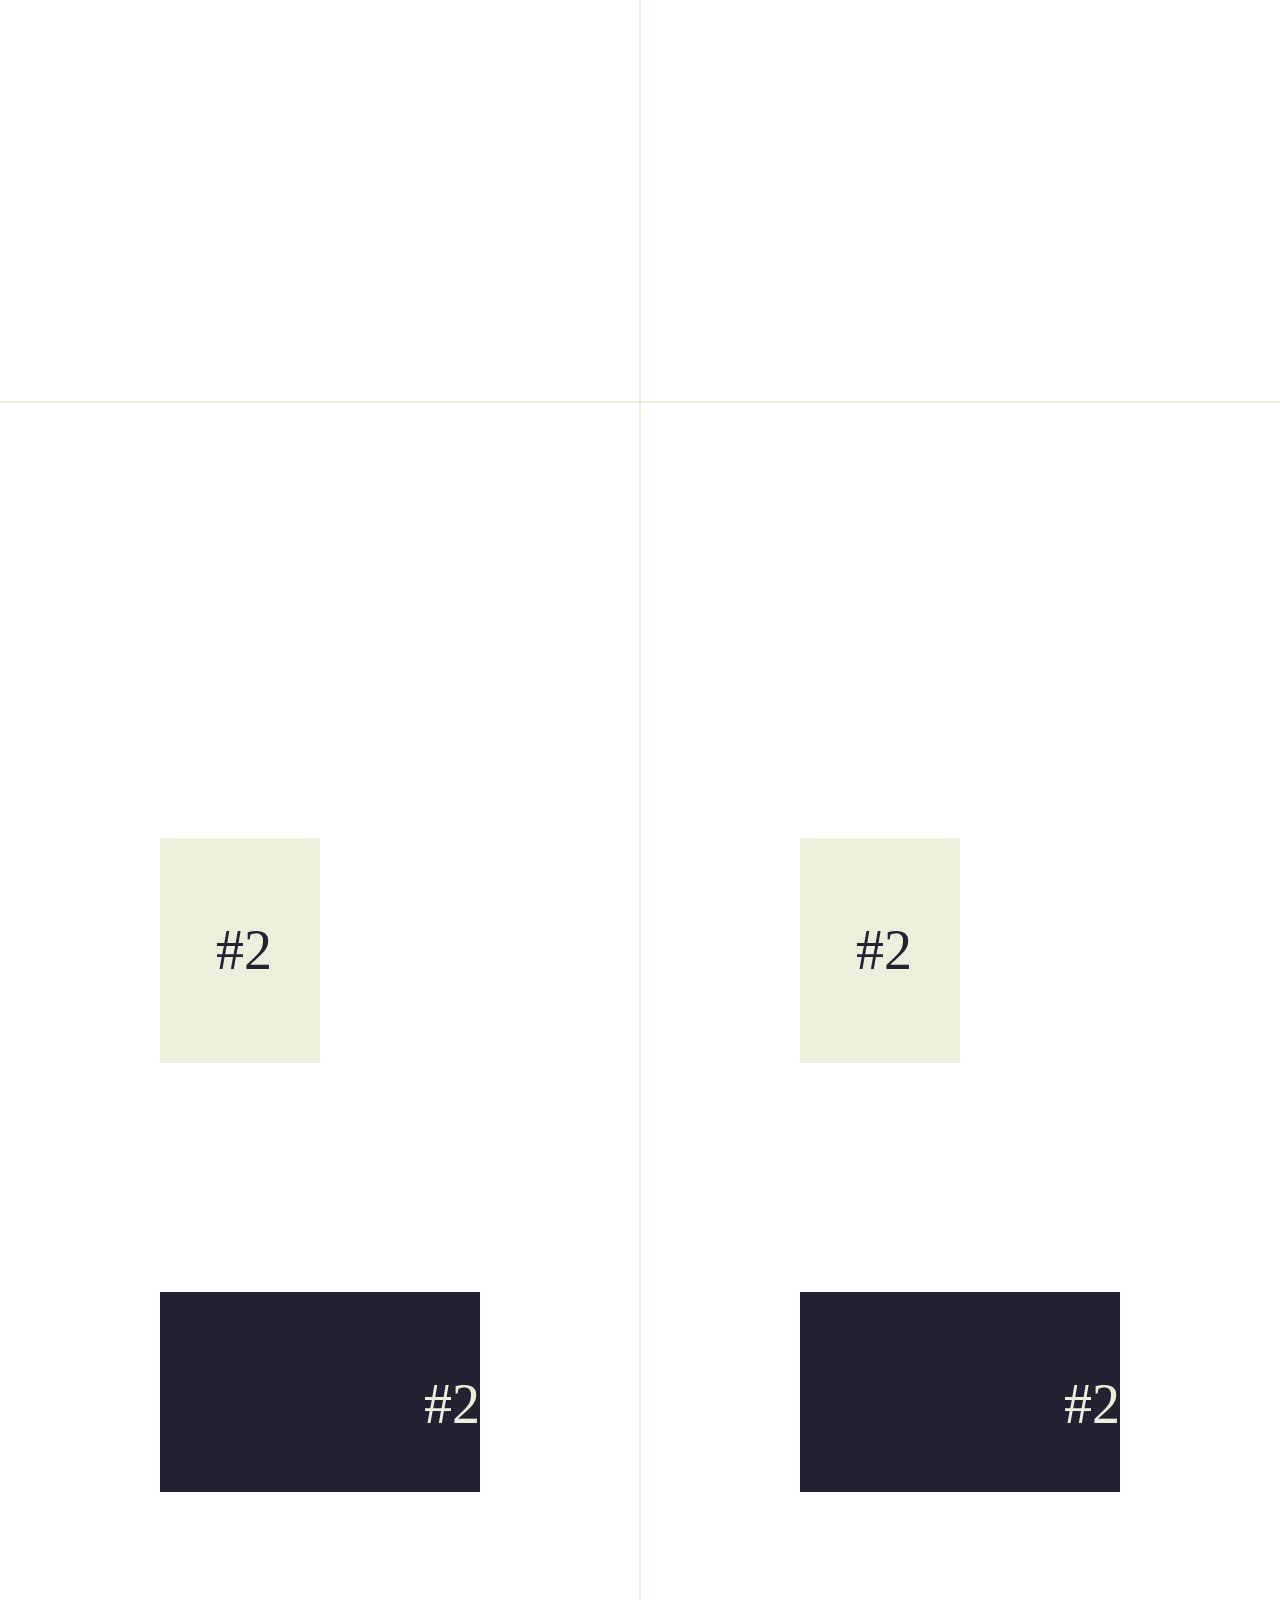
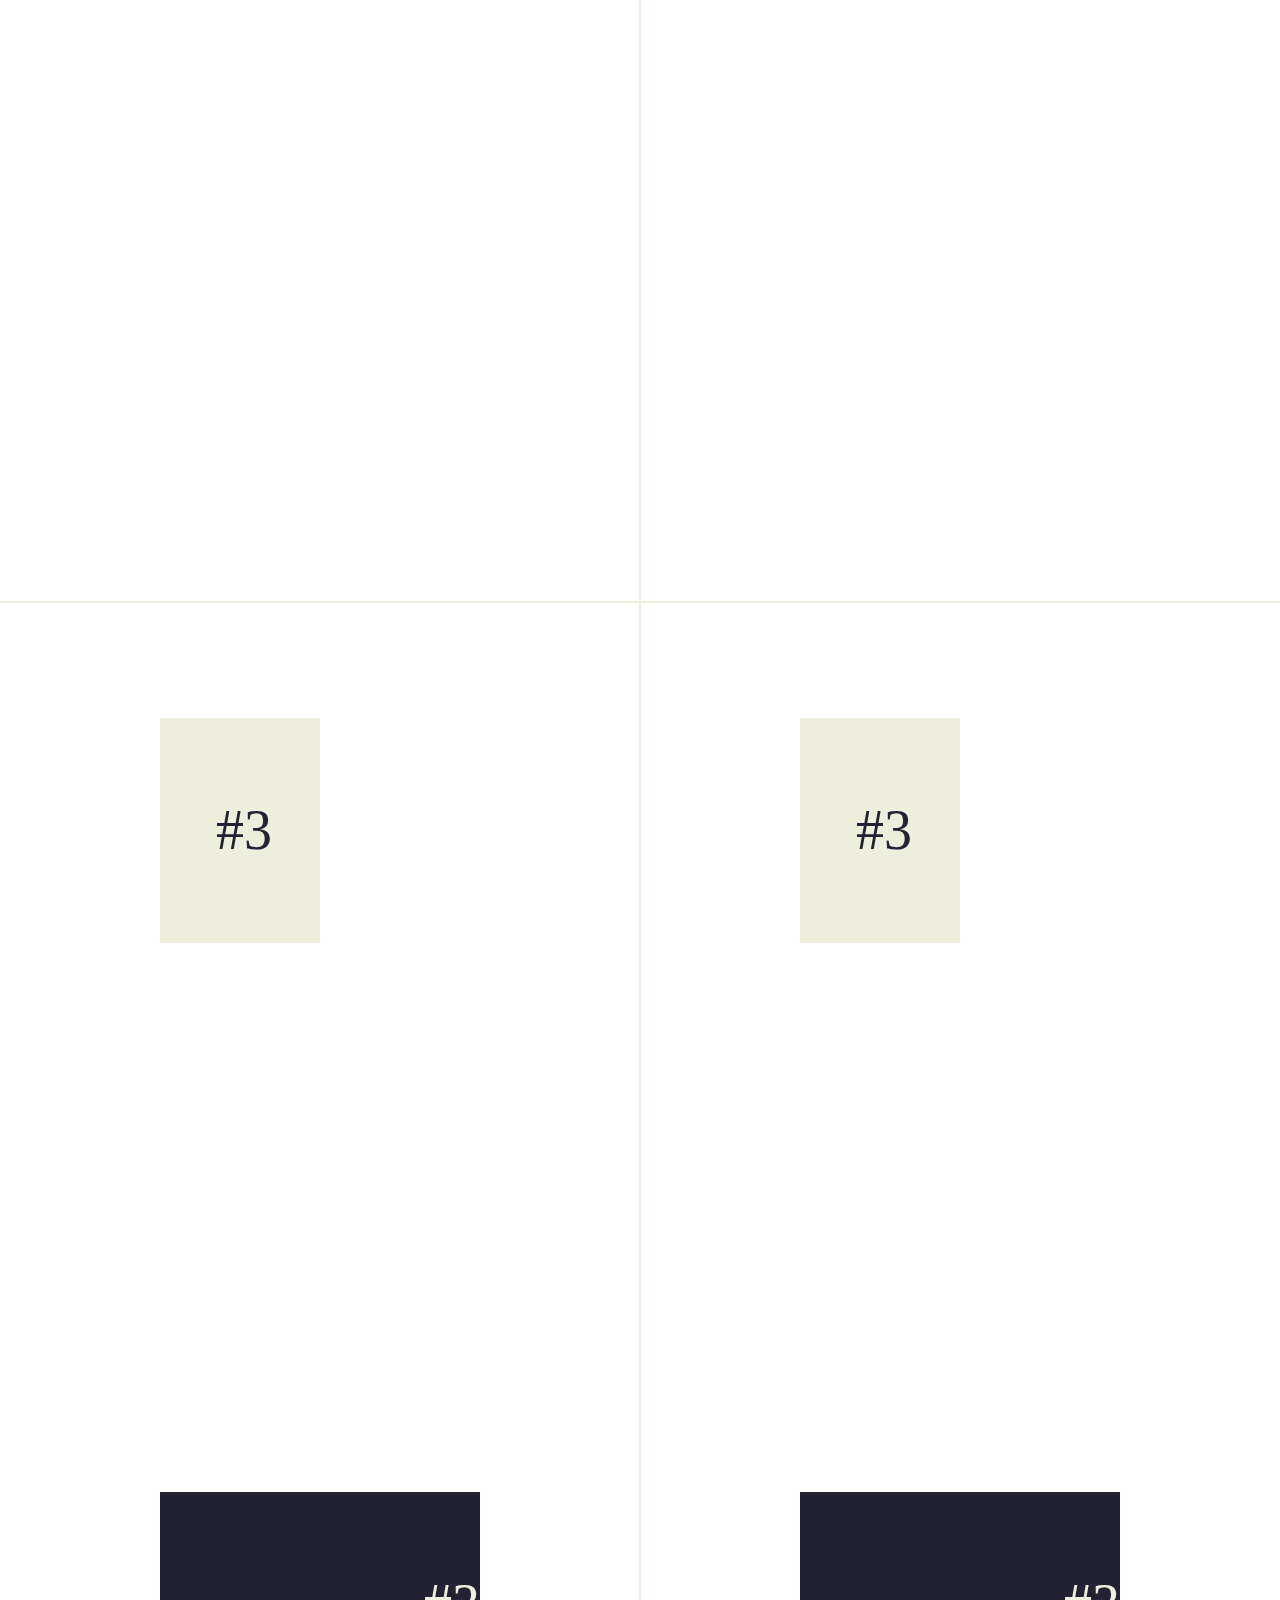
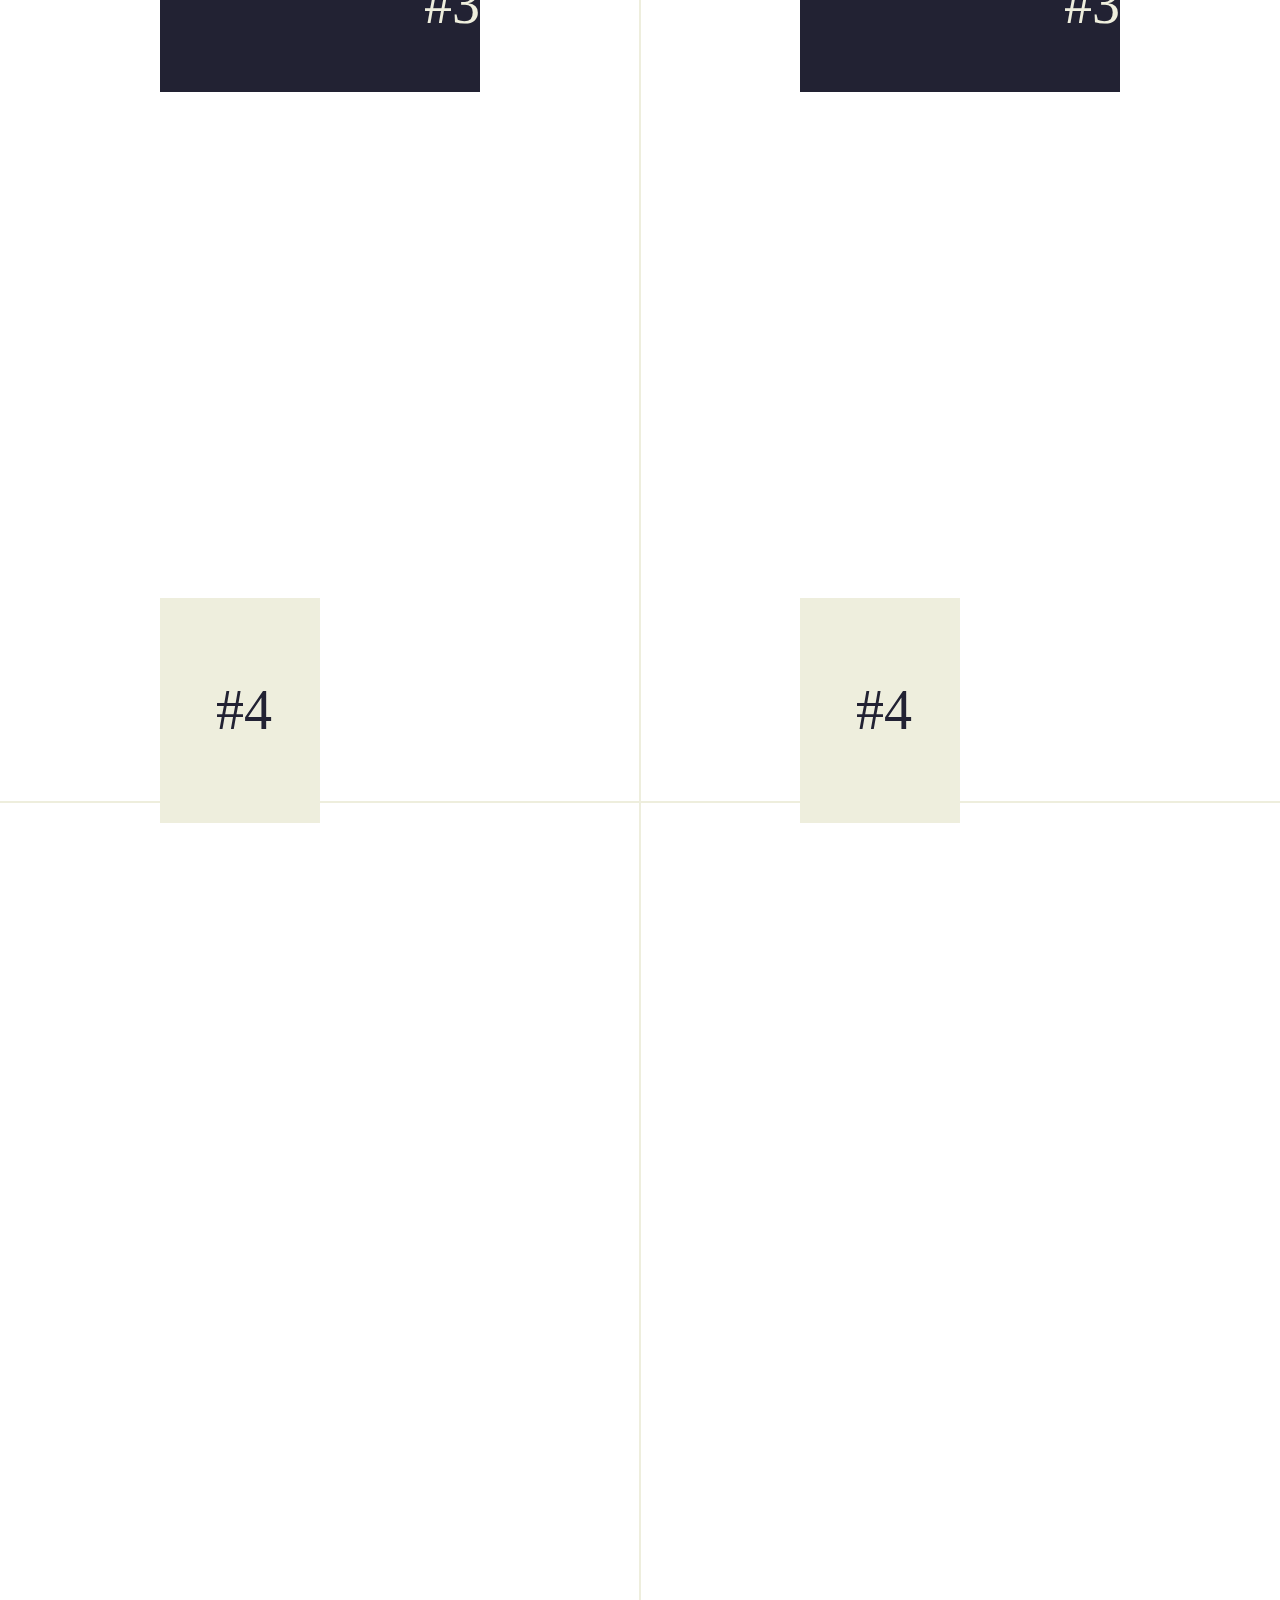
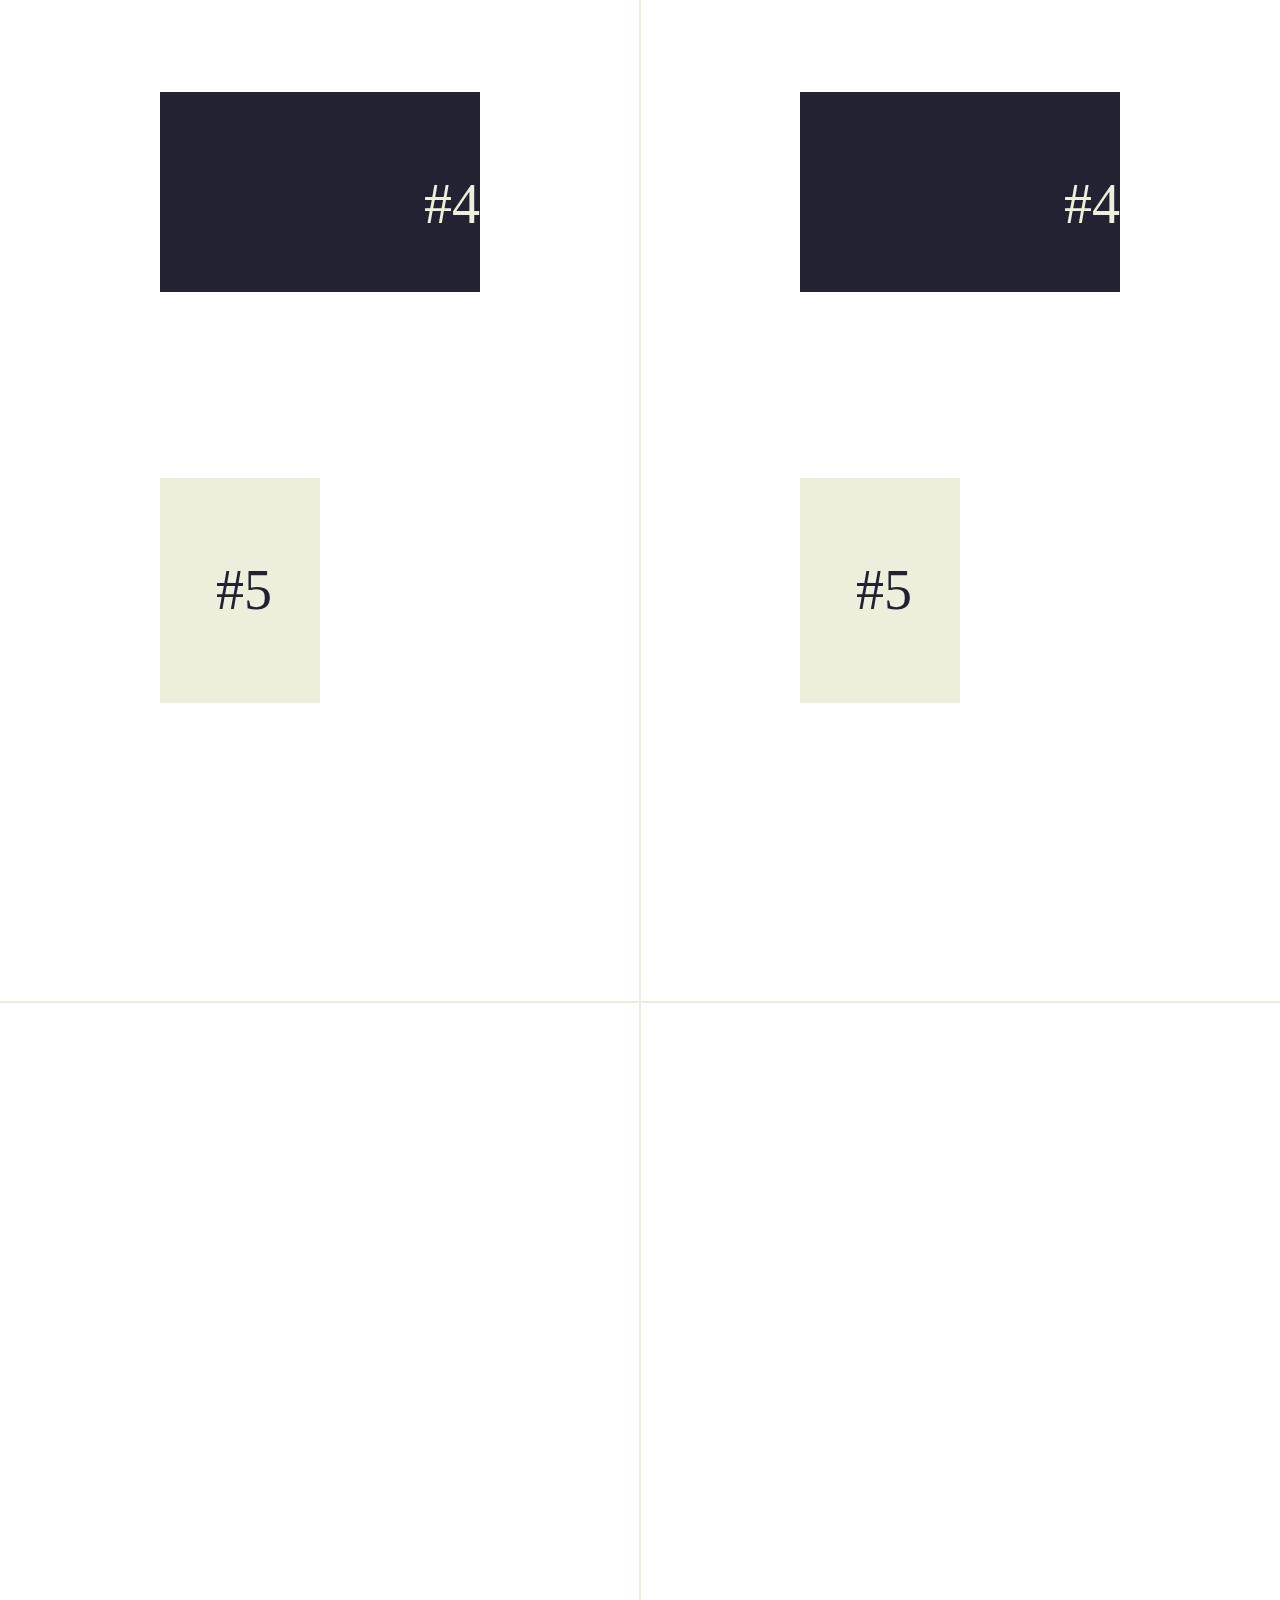
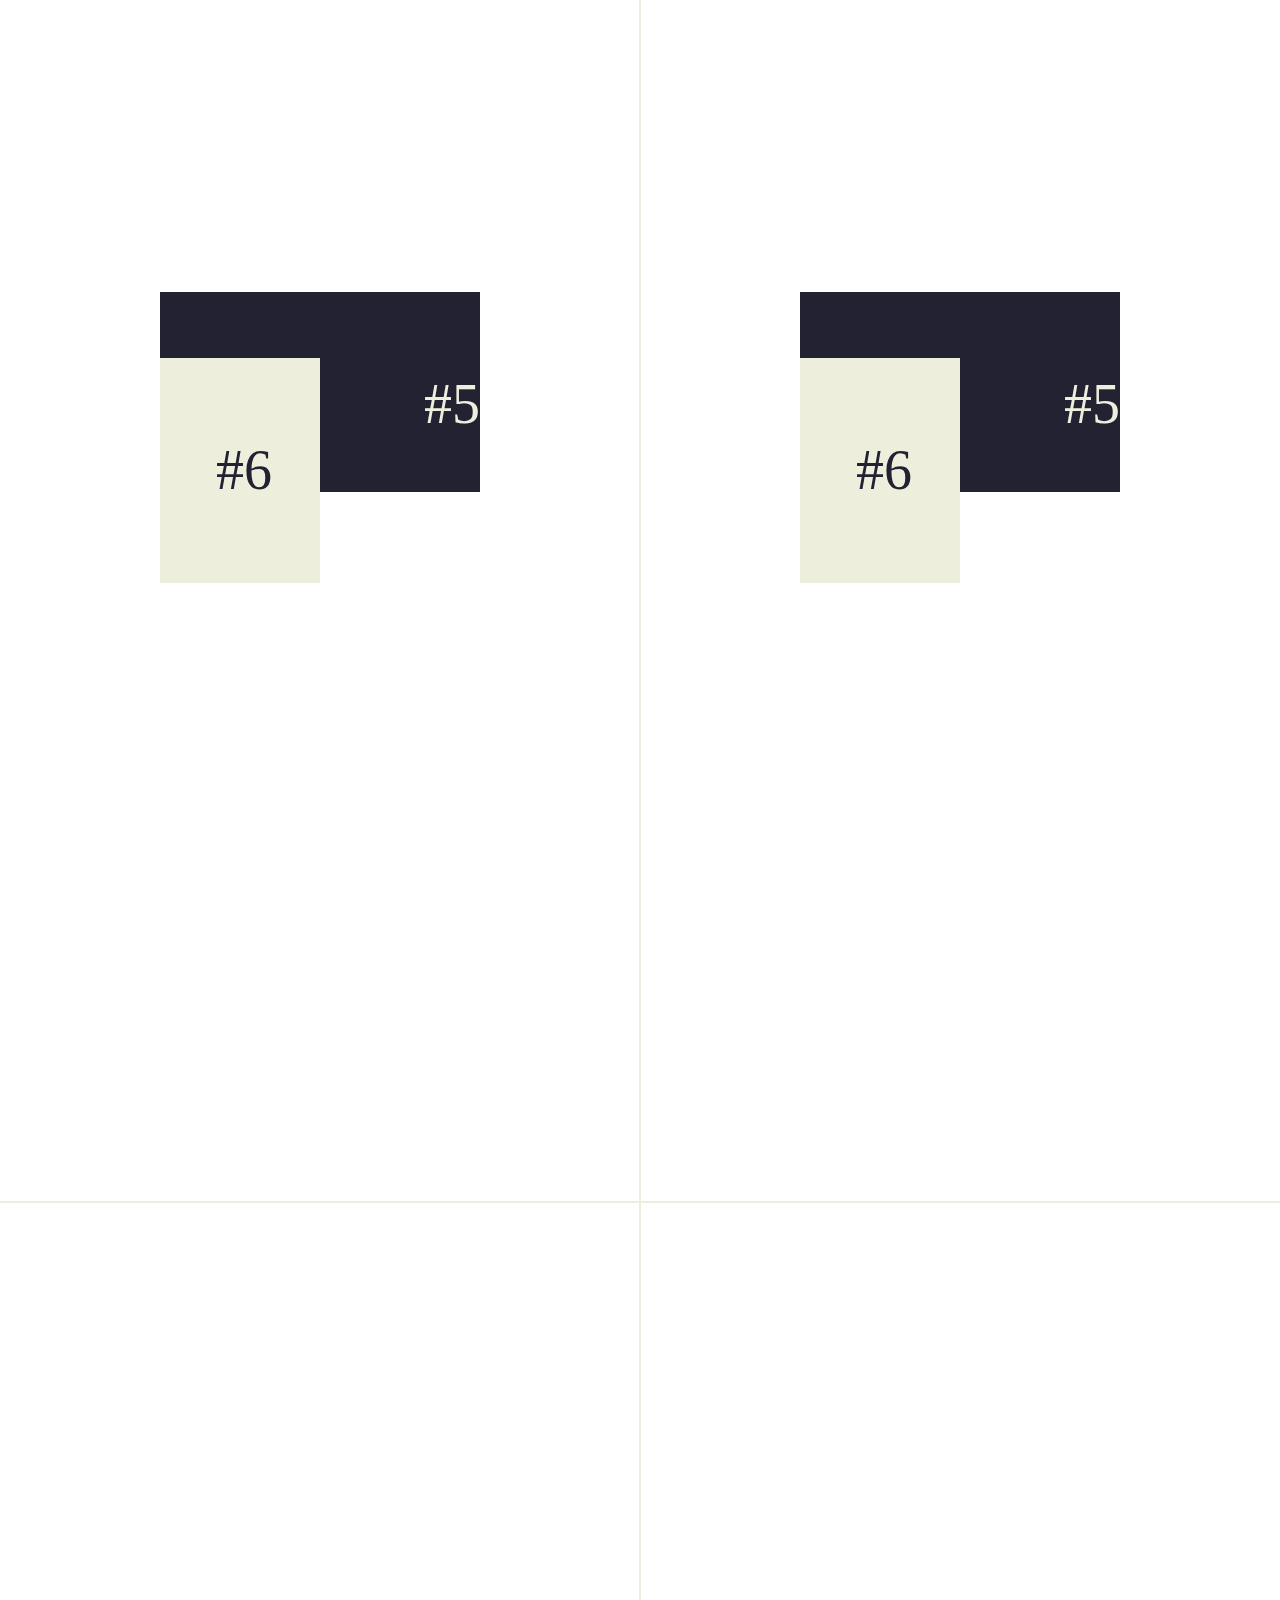
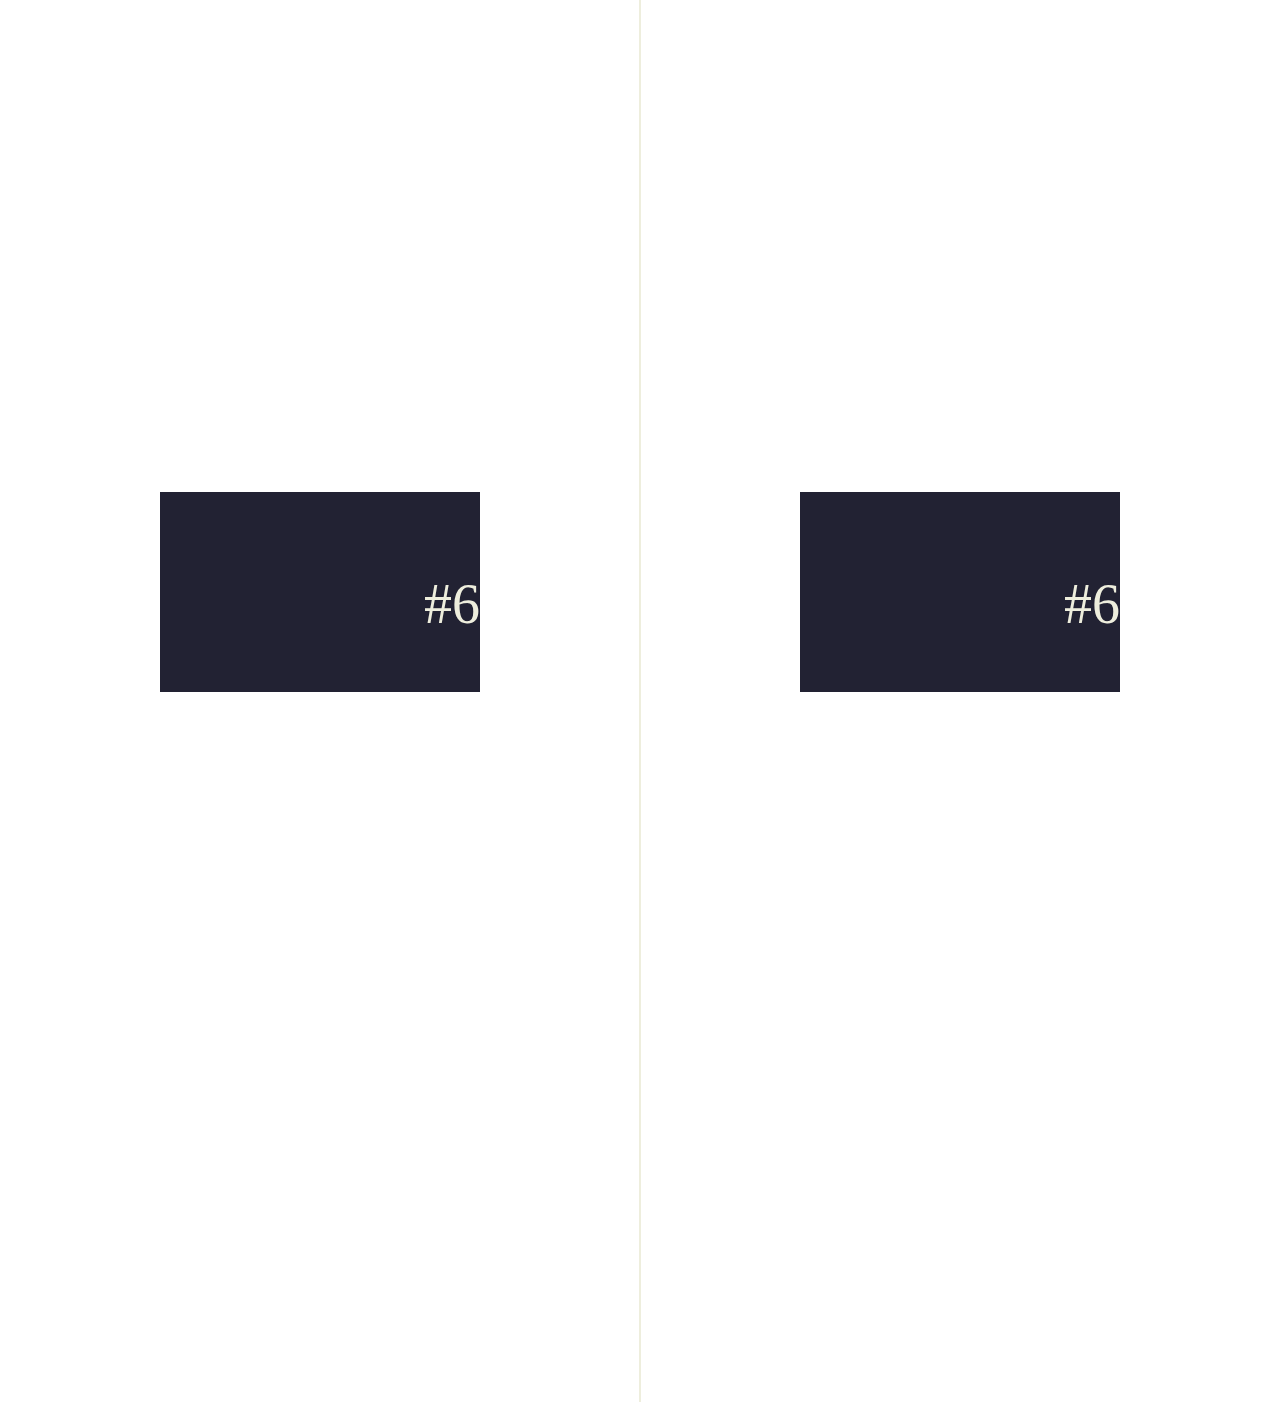
<file: rellax-master/tests/center.html>
<!DOCTYPE html>
<html lang="en">
<head>
	<meta charset="UTF-8">
	<meta name="viewport" content="width=device-width, initial-scale=1.0">
	<meta http-equiv="X-UA-Compatible" content="IE=edge">
	<title></title>
	<style>
		html, body{
			color: #223;
			font-size: 21pt;
			margin: 0; padding: 0;
		}
		nav{
			font-size: 21pt;
			line-height: 1.5em;
			position: fixed;
			bottom: 0; left: 0;
		}
		nav a{ color: inherit; }

		.col{
			text-align: center;
			width: 50%;
			float: left;
			box-sizing: border-box;
		}

		h4{ text-align: center;}

		.container{
			display: flex;
			align-items: center;
			outline: 1px solid #eed;
			font-size: 42pt;
			/*padding: 37.5vh 12.5vw;*/
			padding: 0 12.5vw;
			height: 200vh;
		}
		.block{
			background: #223;
			color: #eed;
			line-height: 25vh;
			text-align: right;
			/*padding: 0 42pt;*/
			margin-top: 20vh;
			height: 200px;
			width: 400px;
			position: relative;
		}
		span{
			background: #eed;
			color: #223;
			line-height: 25vh;
			text-align: left;
			padding: 0 42pt;
			display: block;
			width: 50%;
			position: absolute;
			top: 0; left: 0;
			box-sizing: border-box;
		}
	</style>
</head>
<body>
	<h4>data-rellax-speed = default</h4>
	<section>
		<div class="col">
			<br>With Percentage (0.5) <br><br>
			<div id="21" class="container"><div class="block">#1<span class="rellax" data-rellax-percentage="0.5">#1</span></div></div>
			<div id="22" class="container"><div class="block">#2<span class="rellax" data-rellax-percentage="0.5">#2</span></div></div>
			<div id="23" class="container"><div class="block">#3<span class="rellax" data-rellax-percentage="0.5">#3</span></div></div>
			<div id="24" class="container"><div class="block">#4<span class="rellax" data-rellax-percentage="0.5" style="transition: transform 10s cubic-bezier(0,1,.5,1);">#4</span></div></div>
			<div id="25" class="container"><div class="block">#5<span class="rellax" data-rellax-percentage="0.5" style="transition: transform 10s cubic-bezier(0,1,.5,1);">#5</span></div></div>
			<div id="26" class="container"><div class="block">#6<span class="rellax" data-rellax-percentage="0.5" style="transition: transform 10s cubic-bezier(0,1,.5,1);">#6</span></div></div>
		</div>
		<div class="col">
			<br>Without Percentage <br><br>
			<div id="21" class="container"><div class="block">#1<span class="rellax" style="transition: transform 10s cubic-bezier(0,1,.5,1);">#1</span></div></div>
			<div id="22" class="container"><div class="block">#2<span class="rellax" style="transition: transform 10s cubic-bezier(0,1,.5,1);">#2</span></div></div>
			<div id="23" class="container"><div class="block">#3<span class="rellax" style="transition: transform 10s cubic-bezier(0,1,.5,1);">#3</span></div></div>
			<div id="24" class="container"><div class="block">#4<span class="rellax">#4</span></div></div>
			<div id="25" class="container"><div class="block">#5<span class="rellax">#5</span></div></div>
			<div id="26" class="container"><div class="block">#6<span class="rellax">#6</span></div></div>
		</div>
	</section>

	<!-- Scripts -->
	<script src="../rellax.js"></script>
	<script>
		var rellax = new Rellax('.rellax', {center: true});
	</script>
</body>
</html>
</file>
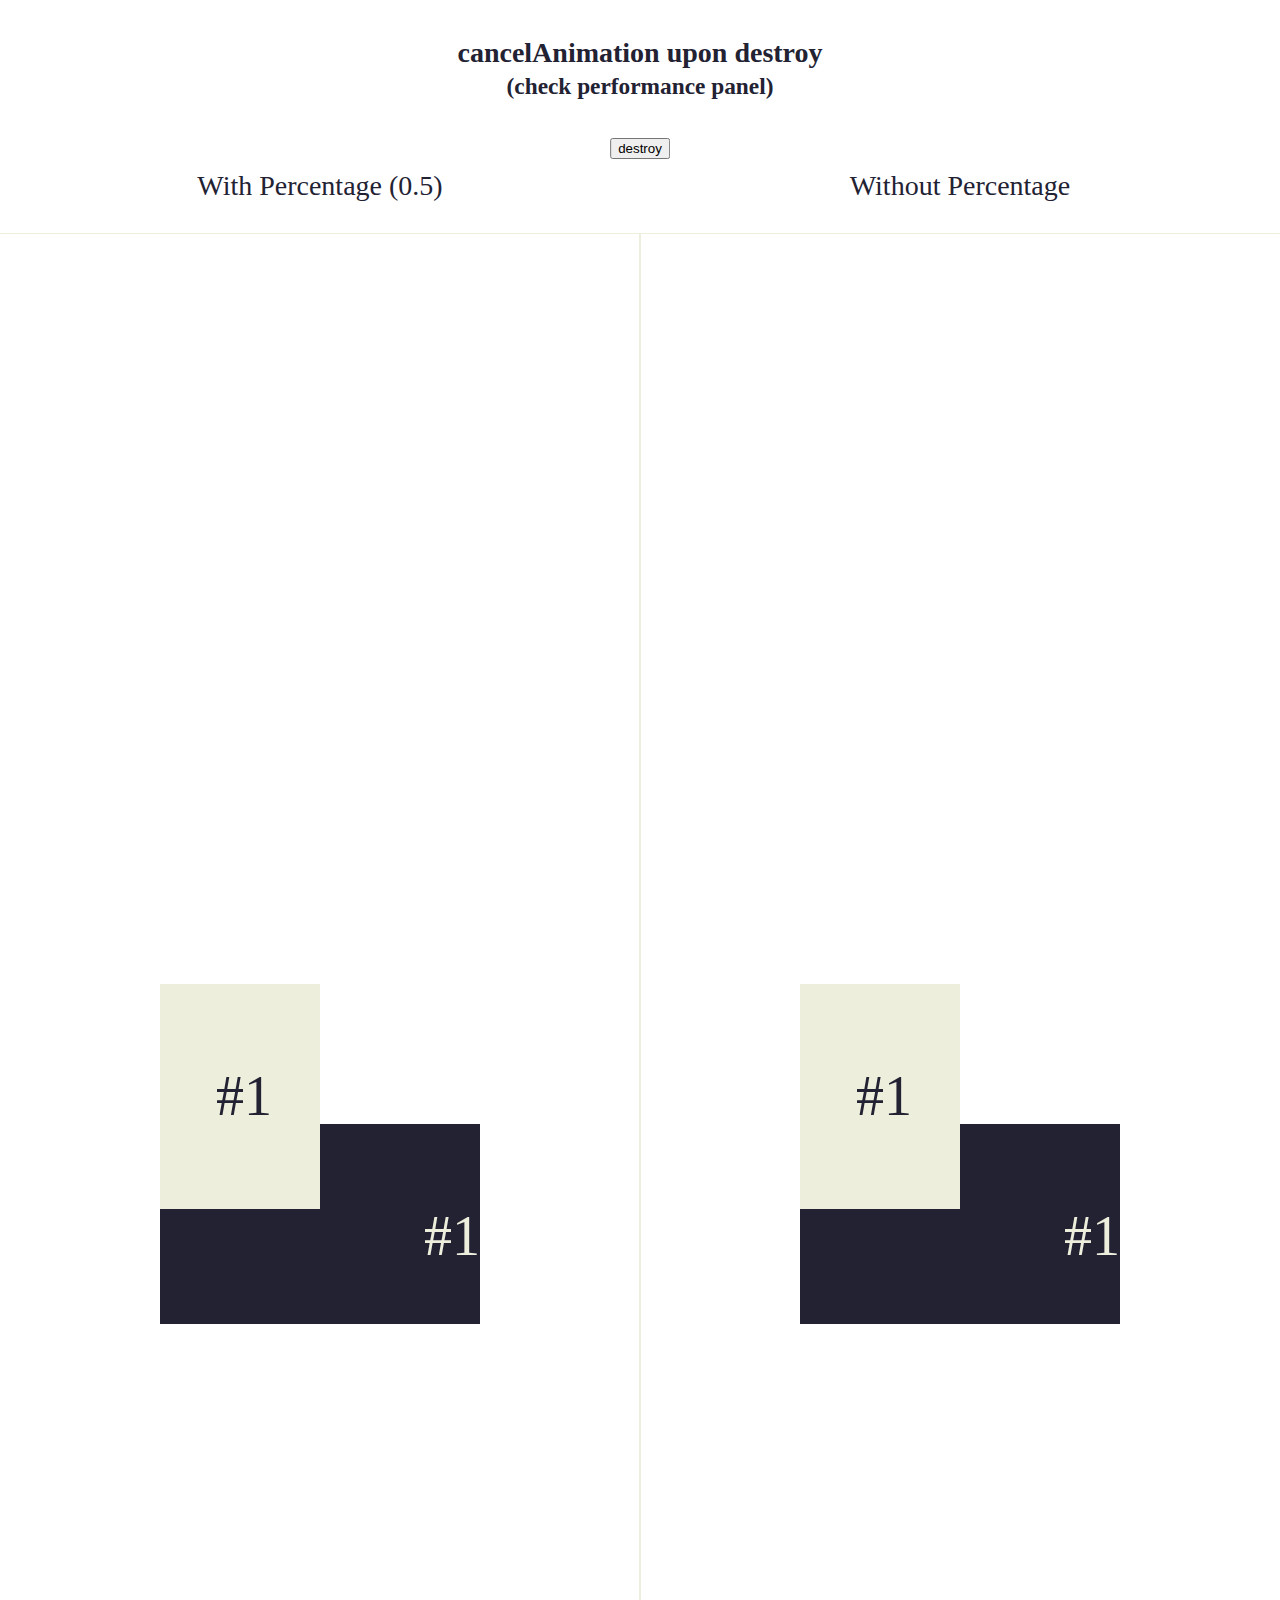
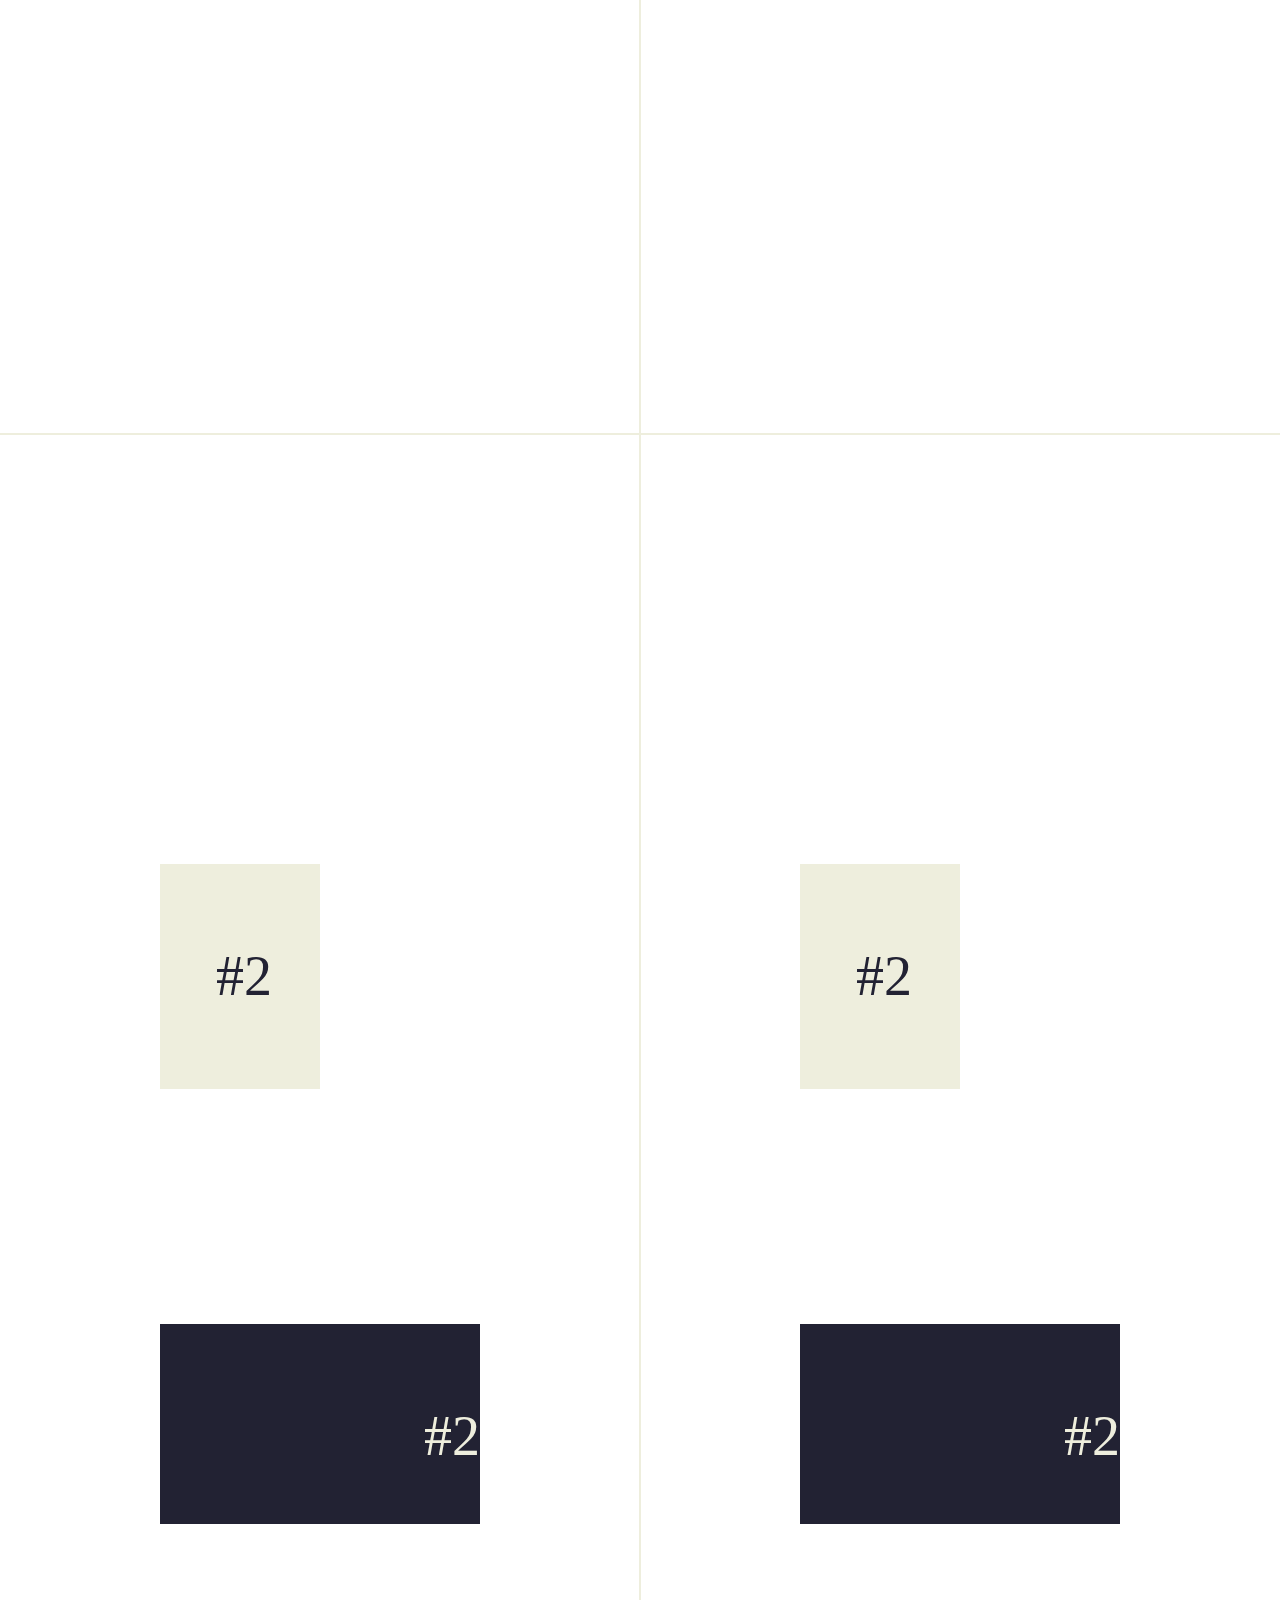
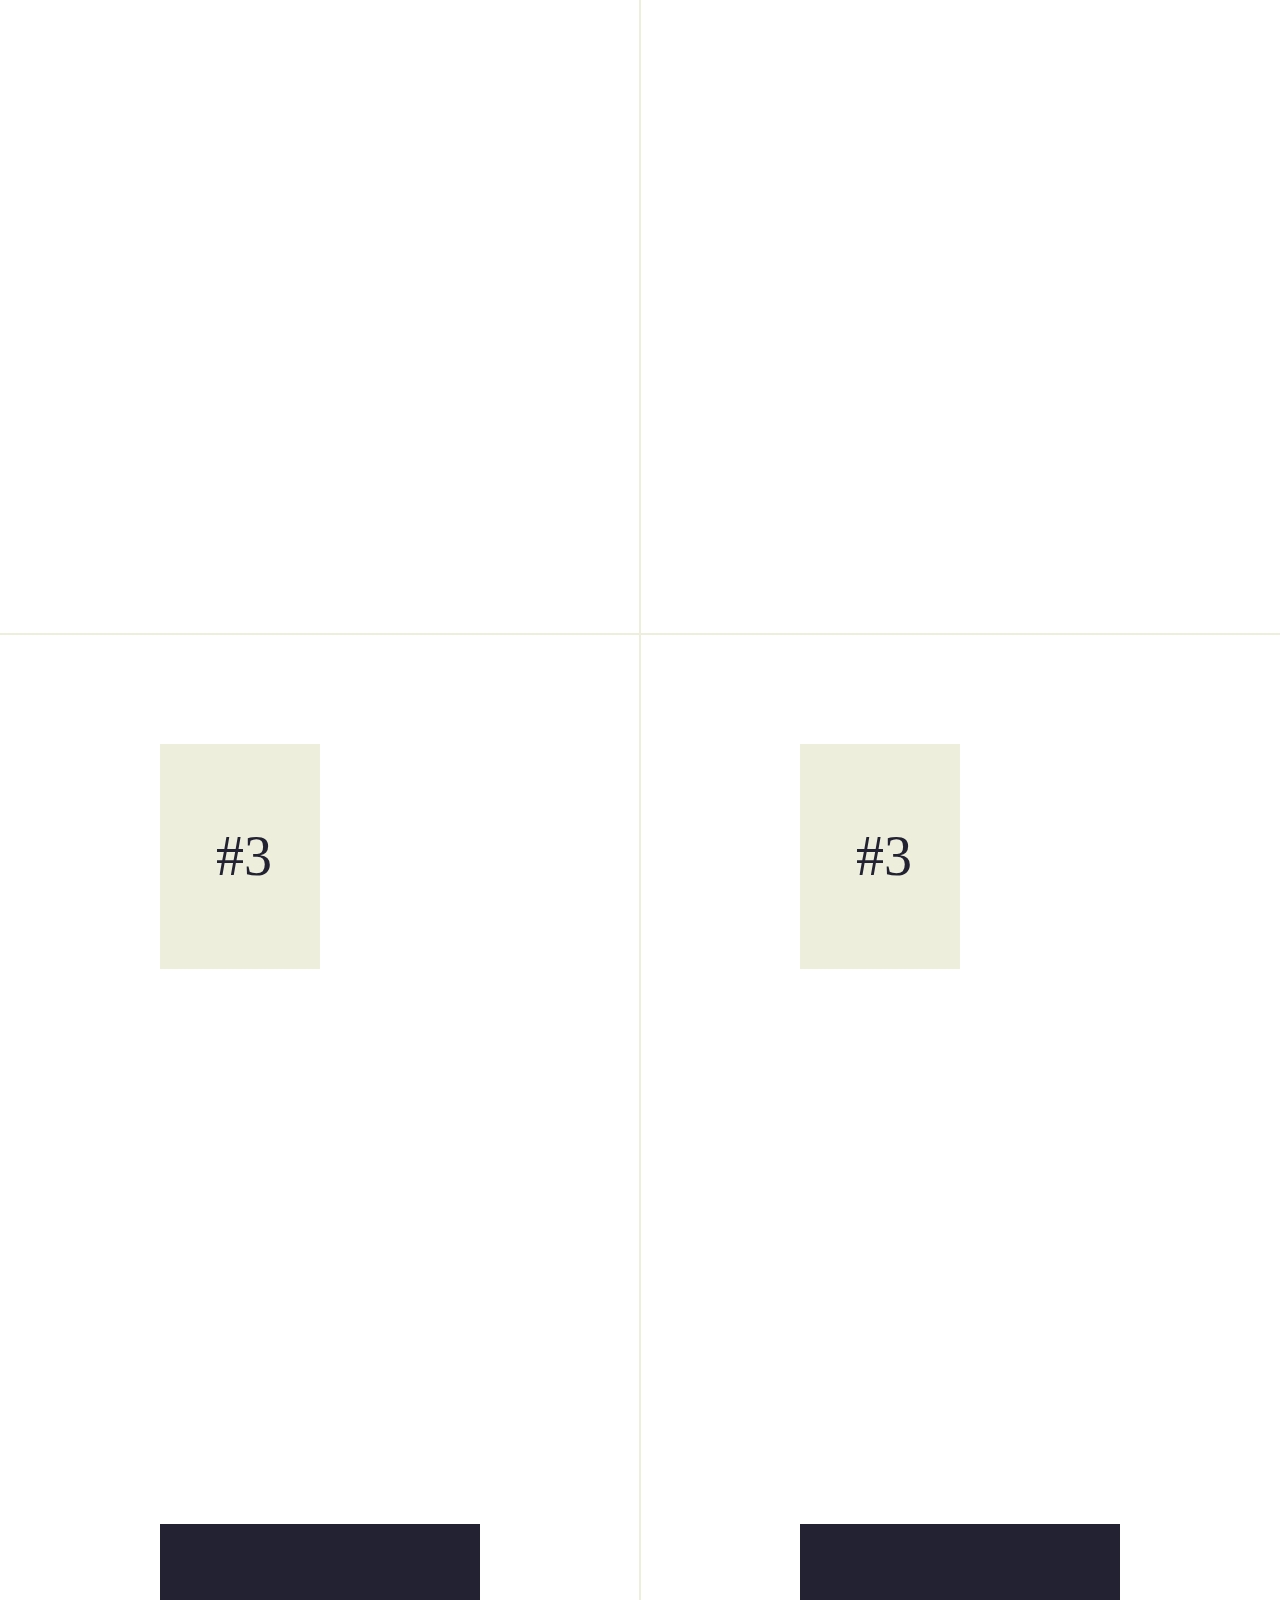
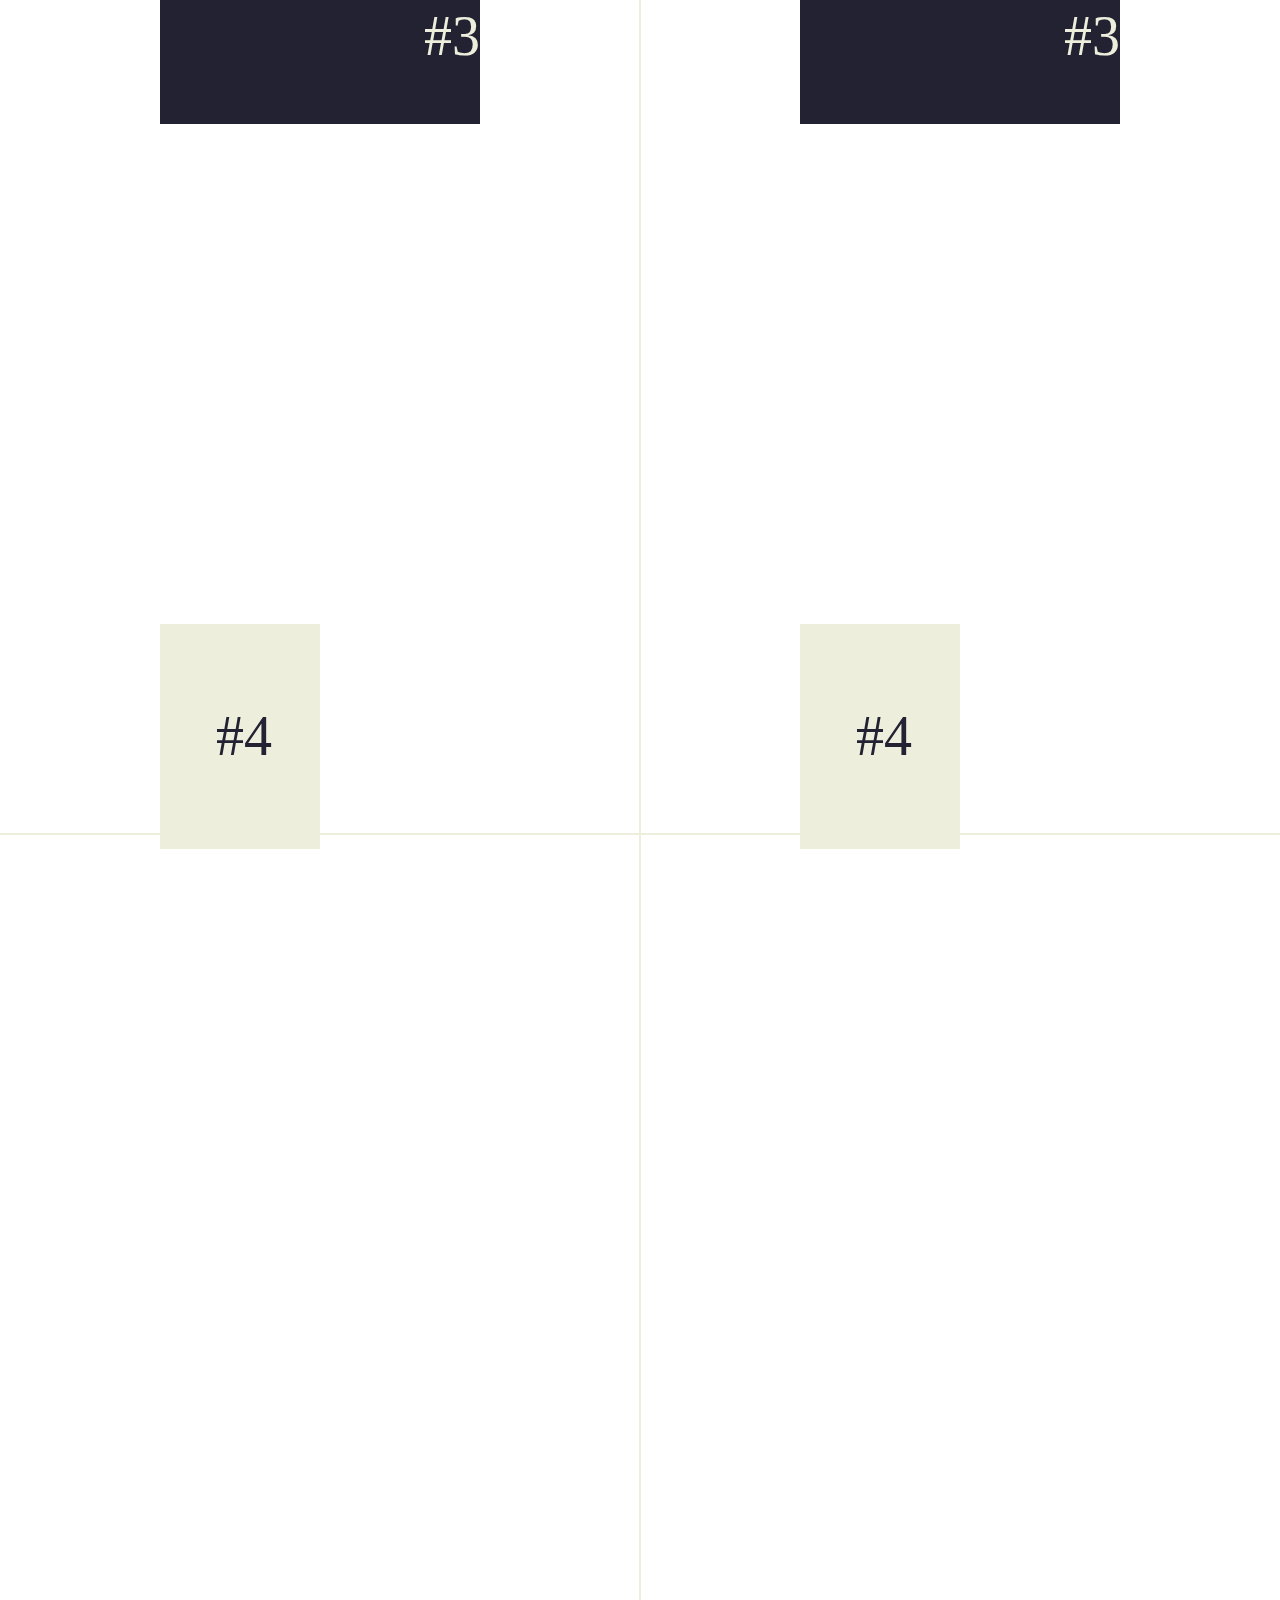
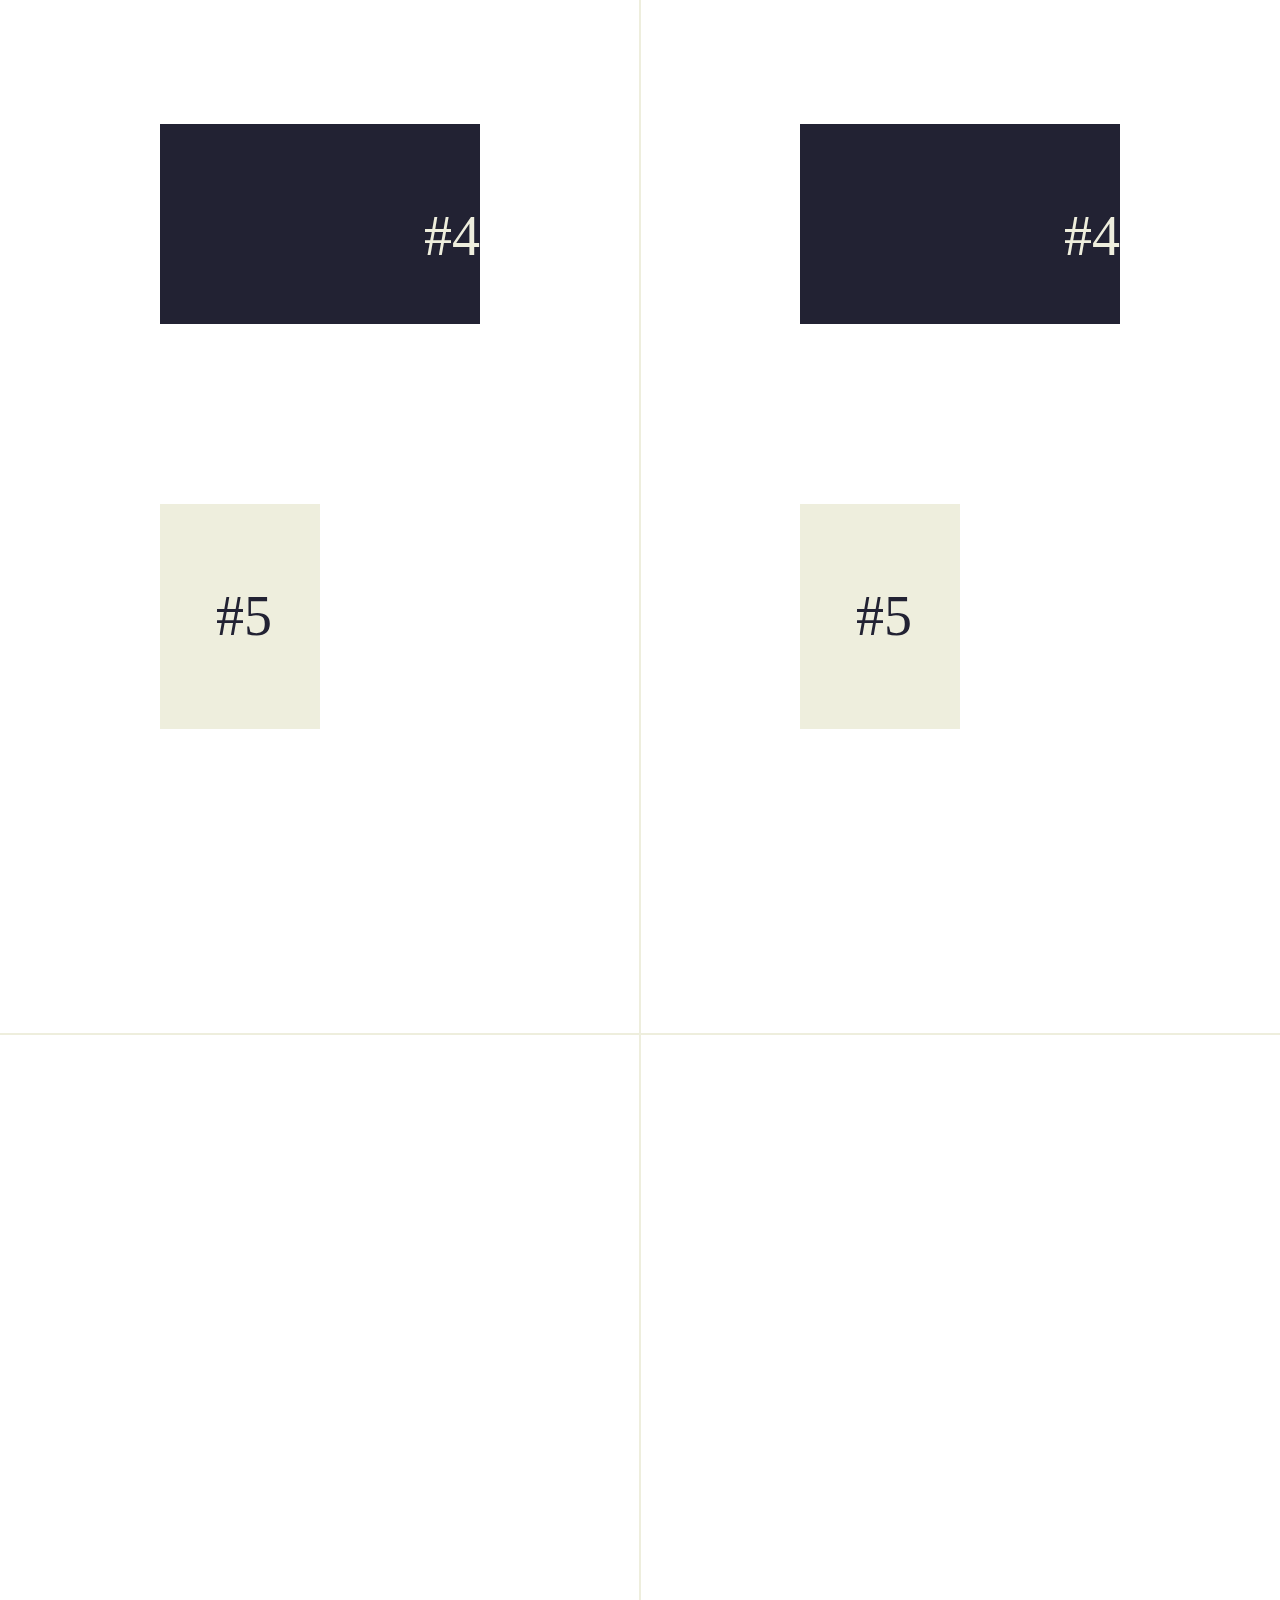
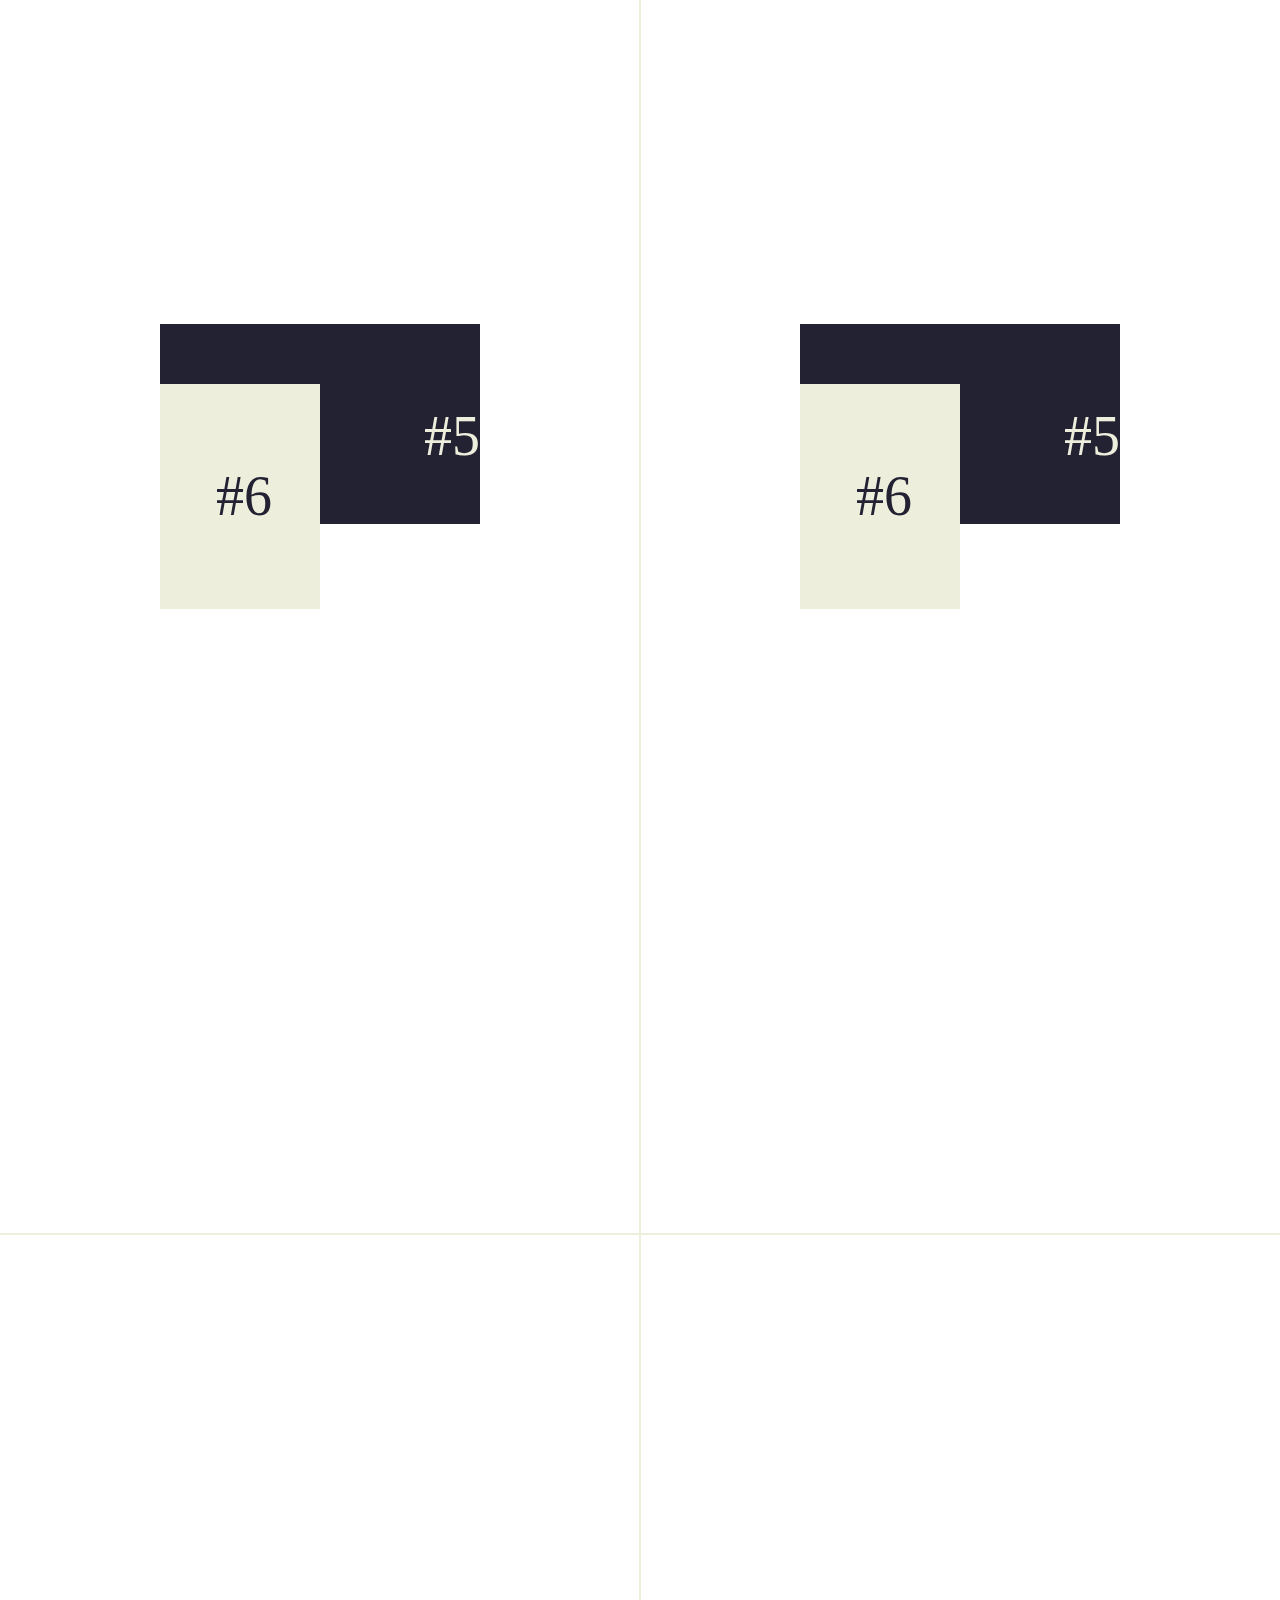
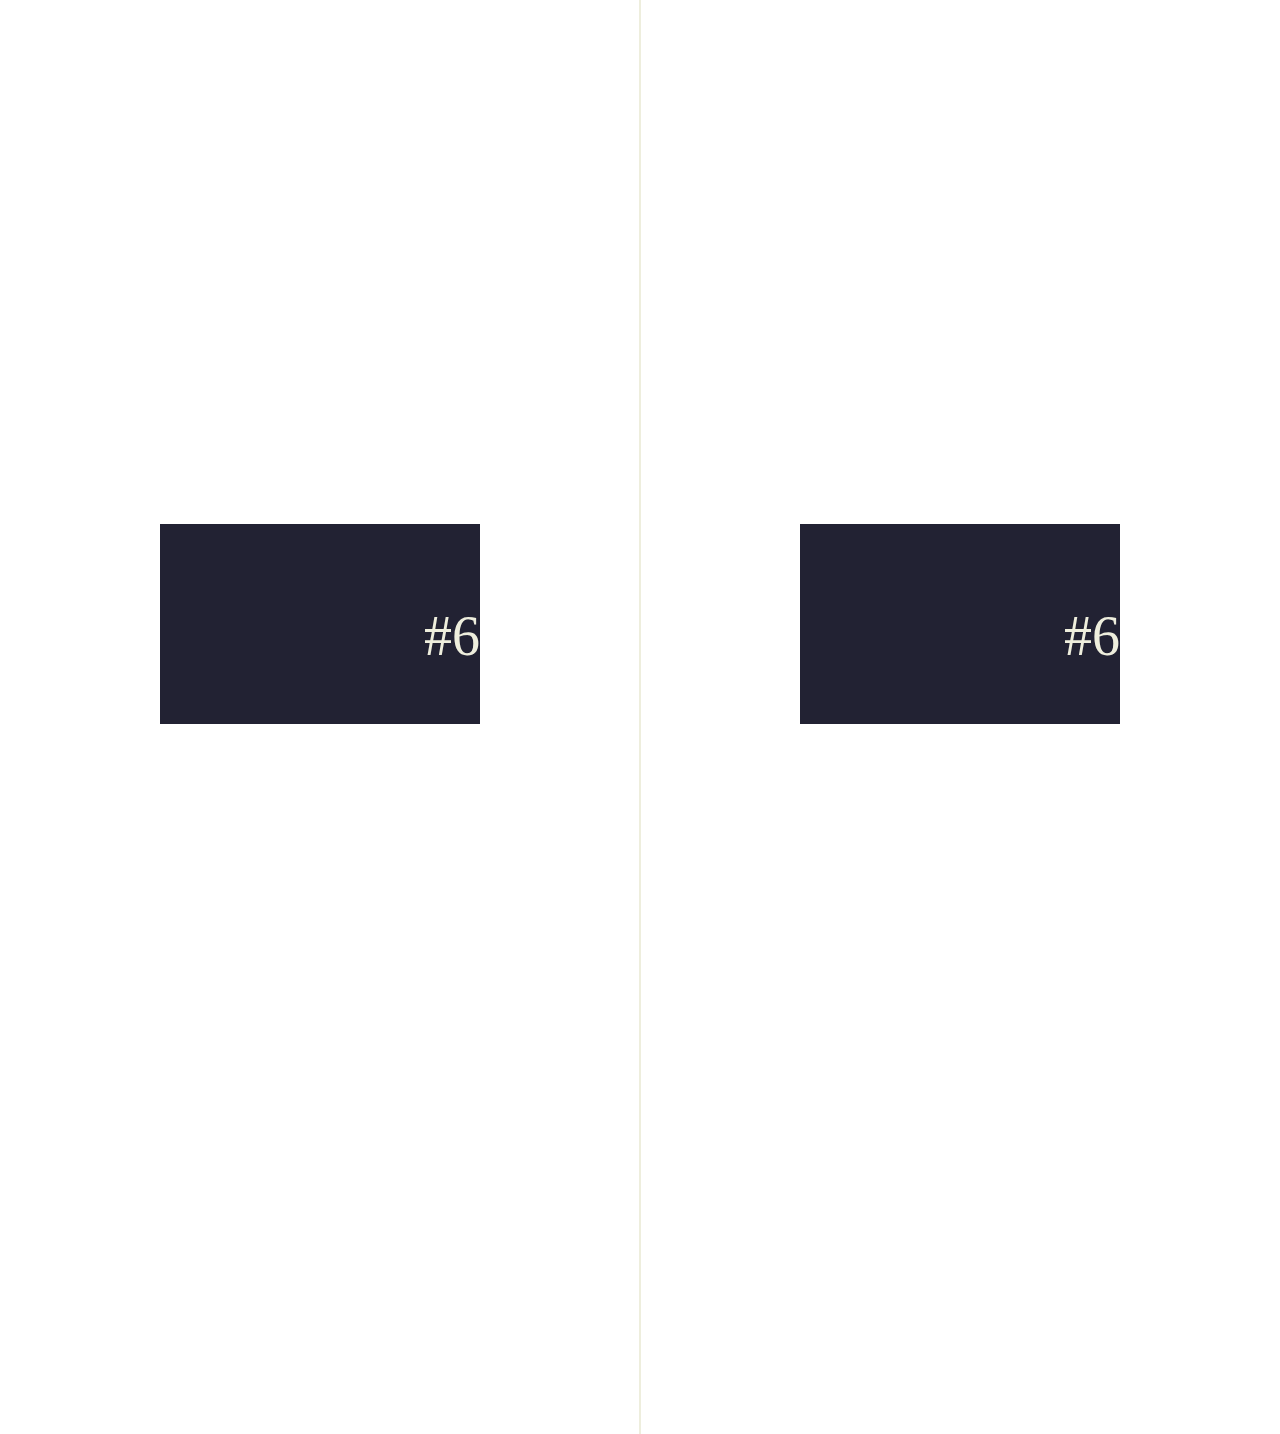
<file: rellax-master/tests/destroy.html>
<!DOCTYPE html>
<html lang="en">
<head>
	<meta charset="UTF-8">
	<meta name="viewport" content="width=device-width, initial-scale=1.0">
	<meta http-equiv="X-UA-Compatible" content="IE=edge">
	<title></title>
	<style>
		html, body{
			color: #223;
			font-size: 21pt;
			margin: 0; padding: 0;
		}
		nav{
			font-size: 21pt;
			line-height: 1.5em;
			position: fixed;
			bottom: 0; left: 0;
		}
		nav a{ color: inherit; }

		.col{
			text-align: center;
			width: 50%;
			float: left;
			box-sizing: border-box;
		}

		h4{ text-align: center;}

		.container{
			display: flex;
			align-items: center;
			outline: 1px solid #eed;
			font-size: 42pt;
			/*padding: 37.5vh 12.5vw;*/
			padding: 0 12.5vw;
			height: 200vh;
		}
		.block{
			background: #223;
			color: #eed;
			line-height: 25vh;
			text-align: right;
			/*padding: 0 42pt;*/
			margin-top: 20vh;
			height: 200px;
			width: 400px;
			position: relative;
		}
		span{
			background: #eed;
			color: #223;
			line-height: 25vh;
			text-align: left;
			padding: 0 42pt;
			display: block;
			width: 50%;
			position: absolute;
			top: 0; left: 0;
			box-sizing: border-box;
		}
    button {
      position: fixed;
      left: 50%;
      transform: translateX(-50%);
    }
	</style>
</head>
<body>
  <h4>cancelAnimation upon destroy <br><small>(check performance panel)</small></h4>
  <button id="destroy">destroy</button>
	<section>
		<div class="col">
			<br>With Percentage (0.5) <br><br>
			<div id="21" class="container"><div class="block">#1<span class="rellax" data-rellax-percentage="0.5">#1</span></div></div>
			<div id="22" class="container"><div class="block">#2<span class="rellax" data-rellax-percentage="0.5">#2</span></div></div>
			<div id="23" class="container"><div class="block">#3<span class="rellax" data-rellax-percentage="0.5">#3</span></div></div>
			<div id="24" class="container"><div class="block">#4<span class="rellax" data-rellax-percentage="0.5" style="transition: transform 10s cubic-bezier(0,1,.5,1);">#4</span></div></div>
			<div id="25" class="container"><div class="block">#5<span class="rellax" data-rellax-percentage="0.5" style="transition: transform 10s cubic-bezier(0,1,.5,1);">#5</span></div></div>
			<div id="26" class="container"><div class="block">#6<span class="rellax" data-rellax-percentage="0.5" style="transition: transform 10s cubic-bezier(0,1,.5,1);">#6</span></div></div>
		</div>
		<div class="col">
			<br>Without Percentage <br><br>
			<div id="21" class="container"><div class="block">#1<span class="rellax" style="transition: transform 10s cubic-bezier(0,1,.5,1);">#1</span></div></div>
			<div id="22" class="container"><div class="block">#2<span class="rellax" style="transition: transform 10s cubic-bezier(0,1,.5,1);">#2</span></div></div>
			<div id="23" class="container"><div class="block">#3<span class="rellax" style="transition: transform 10s cubic-bezier(0,1,.5,1);">#3</span></div></div>
			<div id="24" class="container"><div class="block">#4<span class="rellax">#4</span></div></div>
			<div id="25" class="container"><div class="block">#5<span class="rellax">#5</span></div></div>
			<div id="26" class="container"><div class="block">#6<span class="rellax">#6</span></div></div>
		</div>
	</section>

	<!-- Scripts -->
	<script src="../rellax.js"></script>
	<script>

    var rellax = new Rellax('.rellax', {
      center: true,
      callback: function(positions) {
        // callback every position change
        console.log(positions);
      }
    });

    // test cancaelAnimation on Rellax destroy
    document.querySelector('#destroy').addEventListener('click', function() {

      rellax.destroy();

    }, false);
	</script>
</body>
</html>
</file>
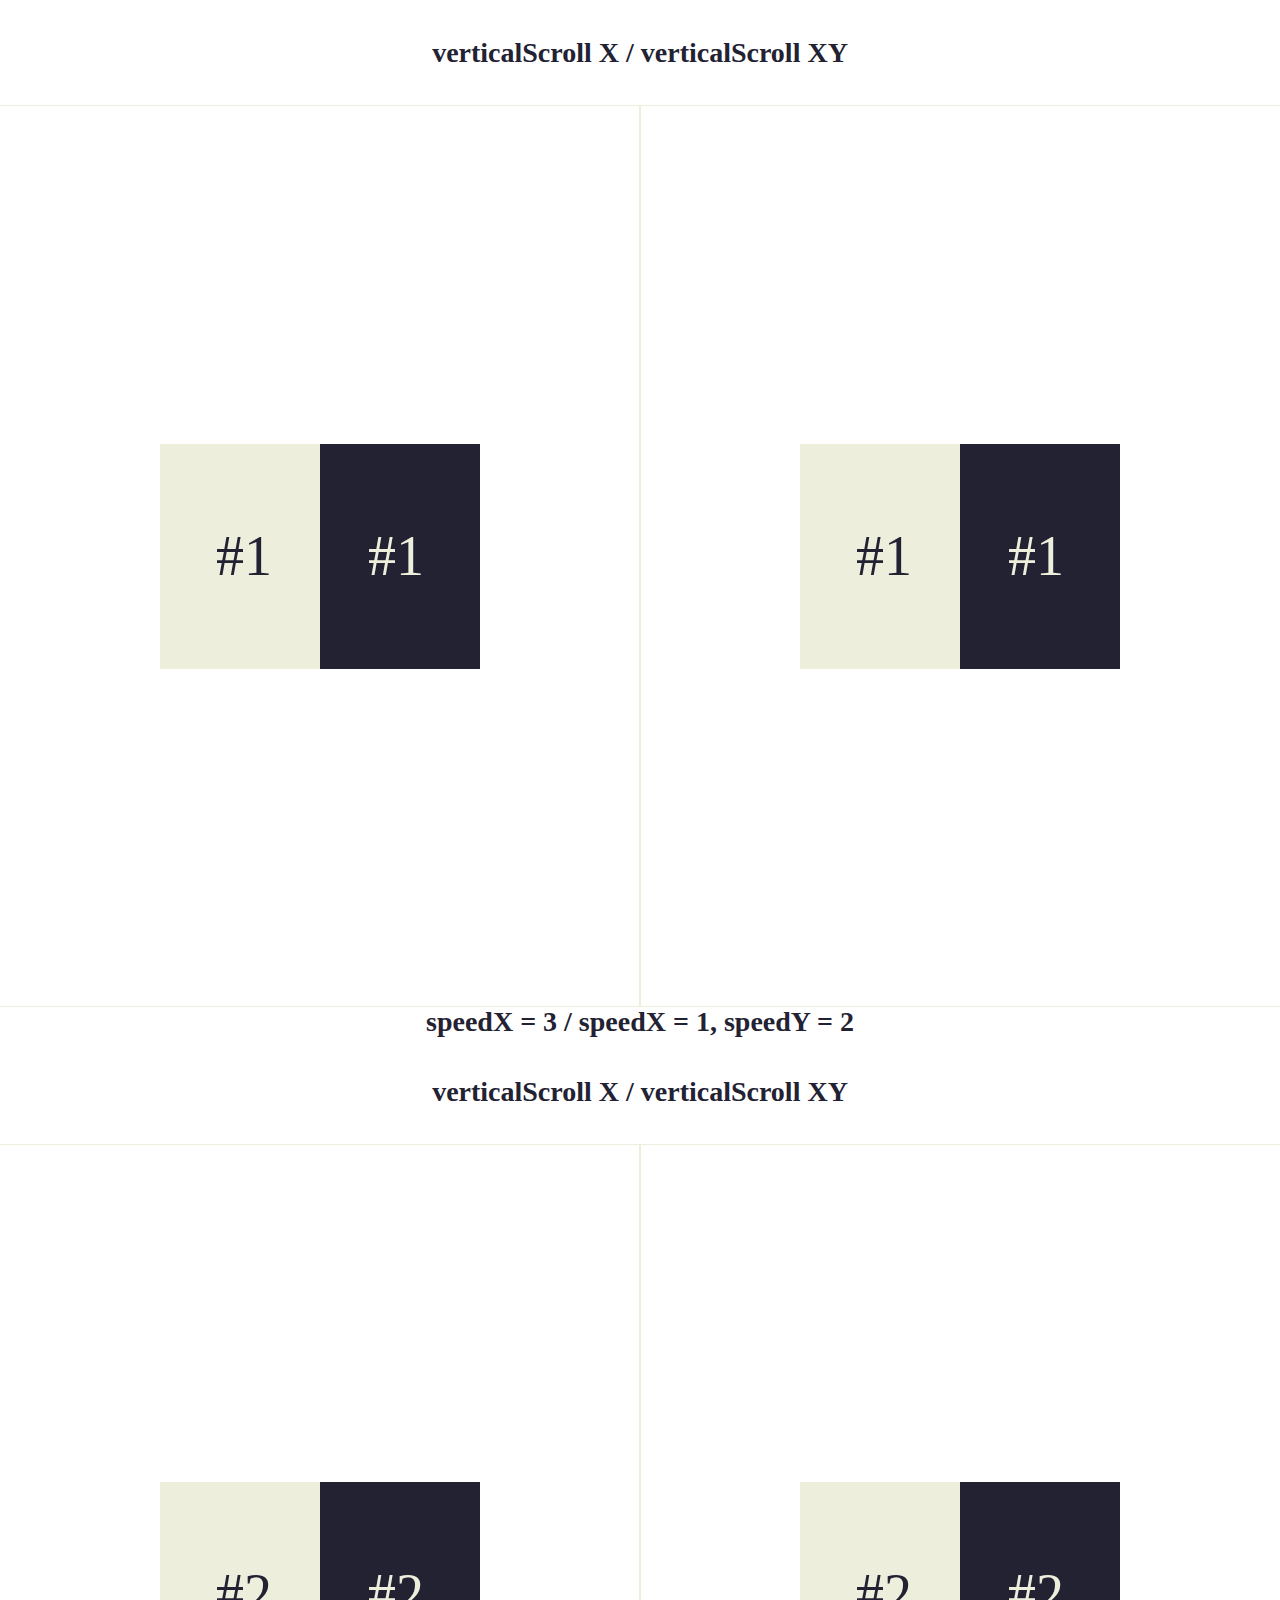
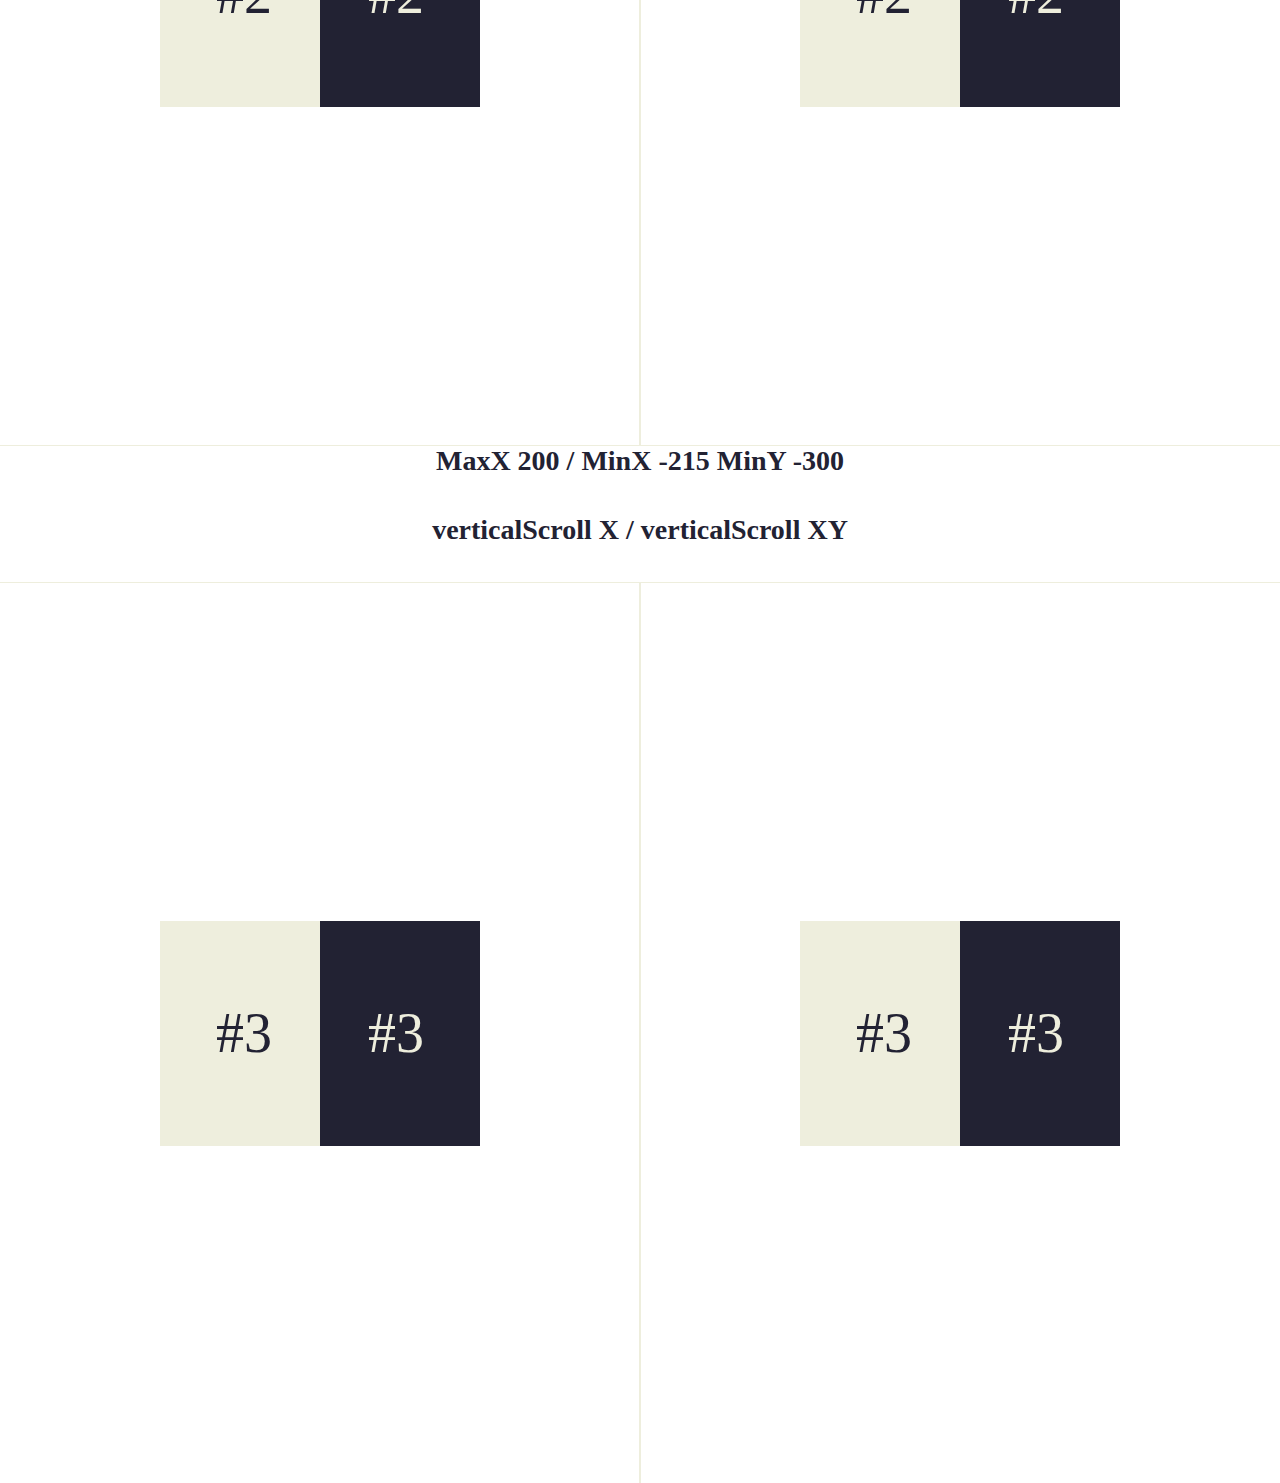
<file: rellax-master/tests/directions.html>
<!DOCTYPE html>
<html lang="en">

<head>
    <meta charset="UTF-8">
    <meta name="viewport" content="width=device-width, initial-scale=1.0">
    <meta http-equiv="X-UA-Compatible" content="IE=edge">
    <title></title>
    <style>
        html,
        body {
            color: #223;
            font-size: 21pt;
            margin: 0;
            padding: 0;
        }

        nav {
            font-size: 21pt;
            line-height: 1.5em;
            position: fixed;
            bottom: 0;
            left: 0;
        }

        nav a {
            color: inherit;
        }

        .col {
            text-align: center;
            width: 50%;
            float: left;
            box-sizing: border-box;
        }

        h4 {
            text-align: center;
        }

        .container {
            outline: 1px solid #eed;
            font-size: 42pt;
            padding: 37.5vh 12.5vw;
        }

        .block {
            background: #223;
            color: #eed;
            line-height: 25vh;
            text-align: right;
            padding: 0 42pt;
            position: relative;
        }

        span {
            background: #eed;
            color: #223;
            line-height: 25vh;
            text-align: left;
            padding: 0 42pt;
            display: block;
            width: 50%;
            position: absolute;
            top: 0;
            left: 0;
            box-sizing: border-box;
        }

    </style>
</head>

<body>
    <h4>verticalScroll X / verticalScroll XY</h4>
    <section>
        <div class="col">
            <div class="container">
                <div class="block">#1<span class="rellax" data-rellax-vertical-scroll-axis="x">#1</span></div>
            </div>
        </div>
        <div class="col">
            <div class="container">
                <div class="block">#1<span class="rellax" data-rellax-vertical-scroll-axis="xy">#1</span></div>
            </div>
        </div>
    </section>

    <h4>speedX = 3 / speedX = 1, speedY = 2</h4>
    <h4>verticalScroll X / verticalScroll XY</h4>
    <section>
        <div class="col">
            <div class="container">
                <div class="block">#2<span class="rellax" data-rellax-horizontal-speed="3" data-rellax-vertical-scroll-axis="x">#2</span></div>
            </div>
        </div>
        <div class="col">
            <div class="container">
                <div class="block">#2<span class="rellax" data-rellax-horizontal-speed="1" data-rellax-vertical-speed="2" data-rellax-vertical-scroll-axis="xy">#2</span></div>
            </div>
        </div>
    </section>

    <h4>MaxX 200 / MinX -215 MinY -300</h4>
    <h4>verticalScroll X / verticalScroll XY</h4>
    <section>
        <div class="col">
            <div class="container">
                <div class="block">#3<span class="rellax" data-rellax-vertical-scroll-axis="x" data-rellax-max-x="200">#3</span></div>
            </div>
        </div>
        <div class="col">
            <div class="container">
                <div class="block">#3<span class="rellax" data-rellax-speed="2" data-rellax-vertical-scroll-axis="xy" data-rellax-min-x="-215" data-rellax-min-y="-300">#3</span></div>
            </div>
        </div>
    </section>

    <!-- Scripts -->
    <script src="../rellax.js"></script>
    <script>
        var rellax = new Rellax('.rellax', {
            horizontal: true,
        });

    </script>
</body>

</html>
</file>
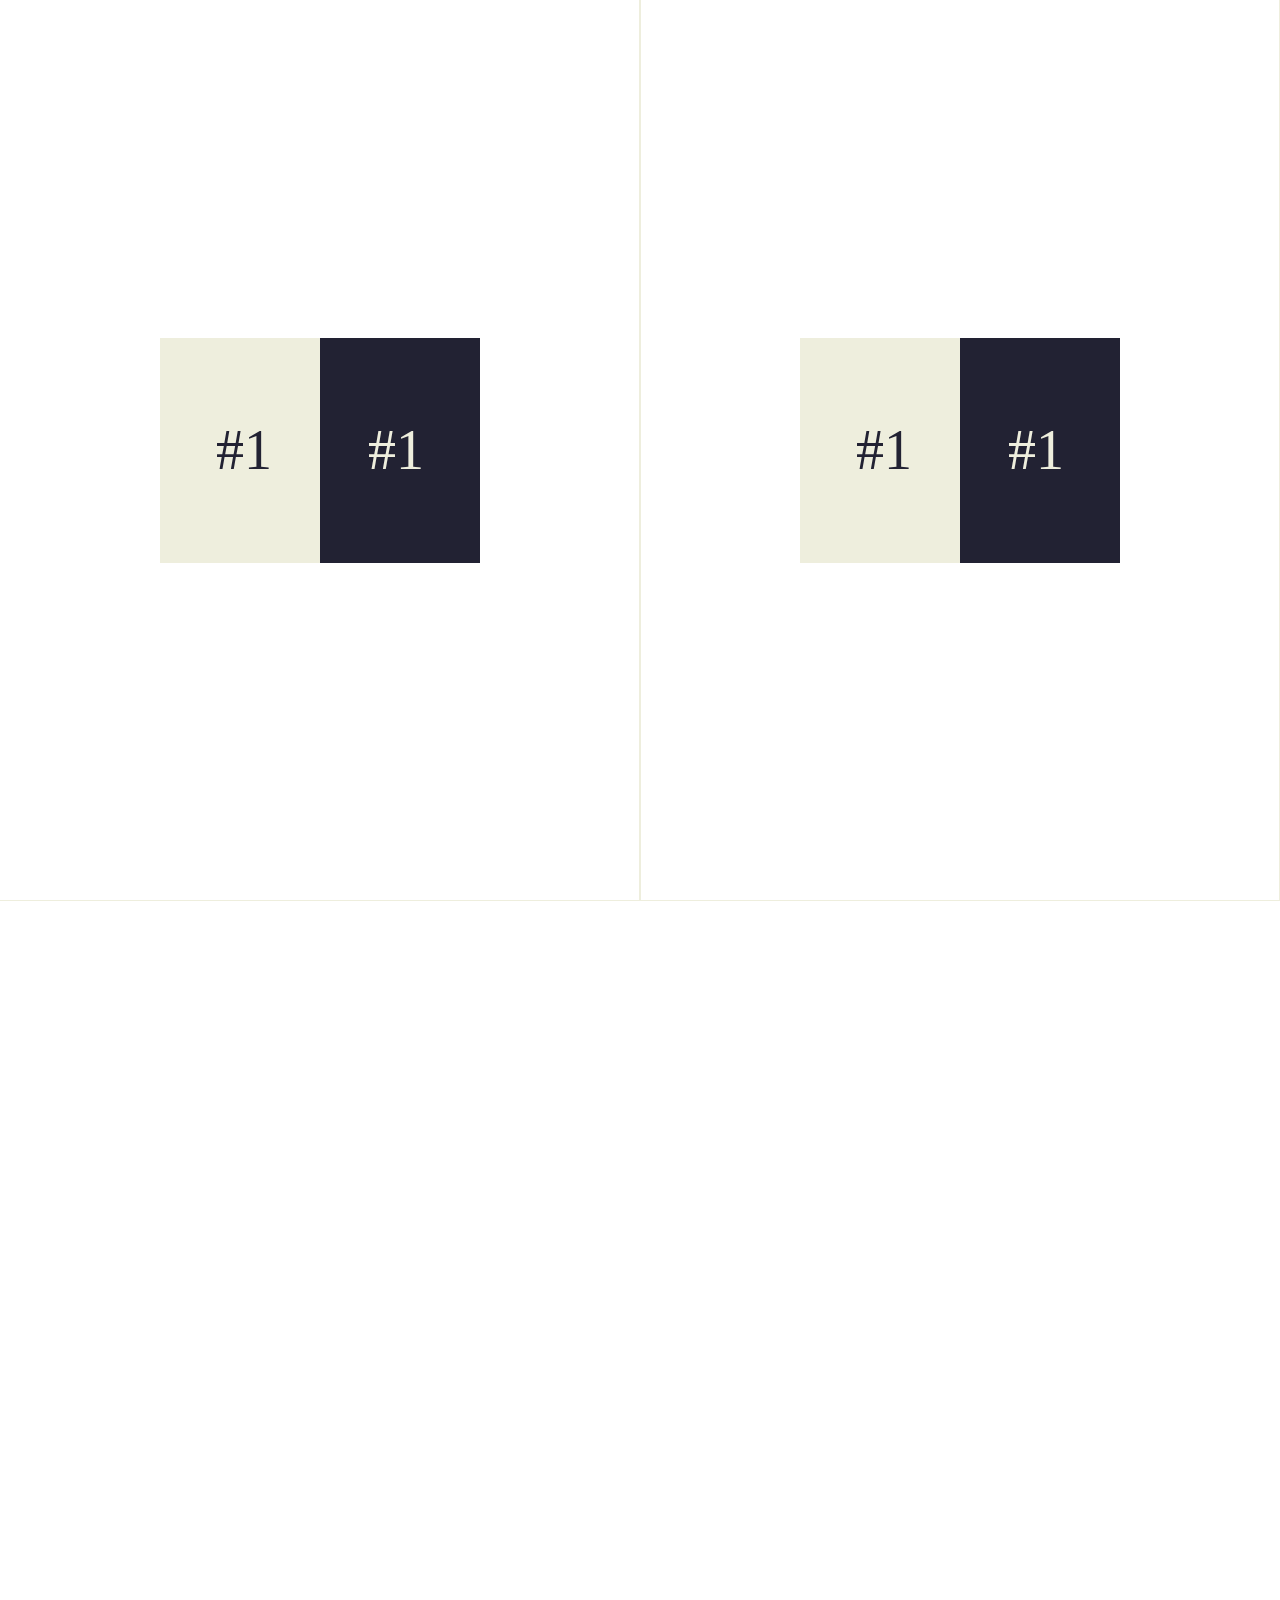
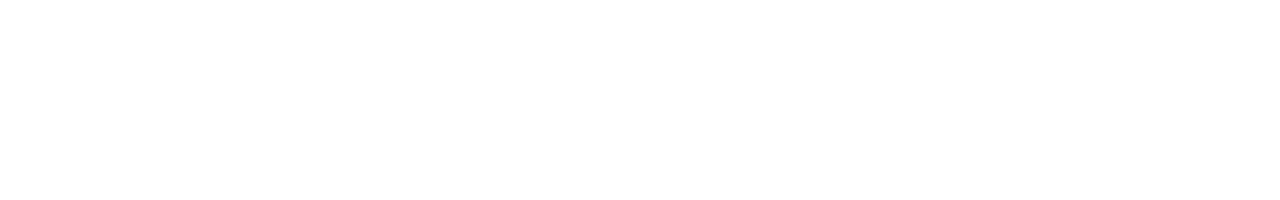
<file: rellax-master/tests/horizontal.html>
<!DOCTYPE html>
<html lang="en">
<head>
  <meta charset="UTF-8">
  <meta name="viewport" content="width=device-width, initial-scale=1.0">
  <meta http-equiv="X-UA-Compatible" content="IE=edge">
  <title></title>
  <style>
    html, body{
      color: #223;
      font-size: 21pt;
      margin: 0; padding: 0;
    }
    body
    {
      display: -webkit-box;  /* OLD - iOS 6-, Safari 3.1-6, BB7 */
      display: -ms-flexbox;  /* TWEENER - IE 10 */
      display: -webkit-flex; /* NEW - Safari 6.1+. iOS 7.1+, BB10 */
      display: flex;         /* NEW, Spec - Firefox, Chrome, Opera */
      width: 400vw;
    }
    nav{
      font-size: 21pt;
      line-height: 1.5em;
      position: fixed;
      bottom: 0; left: 0;
    }
    nav a{ color: inherit; }

    section
    {
      width: 100vw;
      height: 200vh;
      -webkit-box-flex: 1;   /* OLD - iOS 6-, Safari 3.1-6 */
      -webkit-flex: 1;       /* Safari 6.1+. iOS 7.1+, BB10 */
      -ms-flex: 1;           /* IE 10 */
      flex: 1;               /* NEW, Spec - Firefox, Chrome */
    }

    .col{
      text-align: center;
      width: 50%;
      float: left;
      box-sizing: border-box;
    }

    h4{ text-align: center;}

    .container{
      outline: 1px solid #eed;
      font-size: 42pt;
      padding: 37.5vh 12.5vw;
    }
    .block{
      background: #223;
      color: #eed;
      line-height: 25vh;
      text-align: right;
      padding: 0 42pt;
      position: relative;
    }
    span{
      background: #eed;
      color: #223;
      line-height: 25vh;
      text-align: left;
      padding: 0 42pt;
      display: block;
      width: 50%;
      position: absolute;
      top: 0; left: 0;
      box-sizing: border-box;
    }
  </style>
</head>
<body>

<section>
  <div class="col">
    <div class="container"><div class="block">#1<span class="rellax" data-rellax-speed="2">#1</span></div></div>
  </div>
  <div class="col">
    <div class="container"><div class="block">#1<span class="rellax" data-rellax-speed="-2">#1</span></div></div>
  </div>
</section>


<section>
  <div class="col">
    <div class="container"><div class="block">#2<span class="rellax" data-rellax-speed="4">#2</span></div></div>
  </div>
  <div class="col">
    <div class="container"><div class="block">#2<span class="rellax" data-rellax-speed="-4">#2</span></div></div>
  </div>
</section>


<section>
  <div class="col">
    <div class="container"><div class="block">#3<span class="rellax" data-rellax-speed="6" data-rellax-percentage="0.5">#3</span></div></div>
  </div>
  <div class="col">
    <div class="container"><div class="block">#3<span class="rellax" data-rellax-speed="-6" data-rellax-percentage="0.5">#3</span></div></div>
  </div>
</section>


<section>
  <div class="col">
    <div class="container"><div class="block">#4<span class="rellax" data-rellax-speed="8" data-rellax-percentage="0.5">#4</span></div></div>
  </div>
  <div class="col">
    <div class="container"><div class="block">#4<span class="rellax" data-rellax-speed="-8" data-rellax-percentage="0.5">#4</span></div></div>
  </div>
</section>

<!-- Scripts -->
<script src="../rellax.js"></script>
<script>
  var rellax = new Rellax('.rellax', {horizontal: true, vertical: true});
</script>
</body>
</html>
</file>
<file: Wd_Pu/style.css>
body {
            height: 2000px;
            overflow-x: hidden;

            




}
.BoxDown {


  background-image: linear-gradient(to bottom, #17a2b8, #e7717d );
}

hr {
    display: block;
    height: 1px;
    border: 0;
    border-top: 2px solid #ccc;
    margin: 1em 0;
    padding: 0;
}


::-webkit-scrollbar {
    width: 12px;
}

::-webkit-scrollbar-track {
    -webkit-box-shadow: inset 0 0 6px rgba(0,0,0,0.3); 
    border-radius: 10px;
}

::-webkit-scrollbar-thumb {
    border-radius: 10px;
    -webkit-box-shadow: inset 0 0 6px rgba(0,0,0,0.5); 
}

.NavBox {

        padding: 8px 68px;
        cursor: pointer;
        position: fixed;



}



.NavNormal {

   width:35px;
  height: 35px;
  margin-top: 0px;
  margin-left: 0px;
   border-radius: 50%;
   
  


}



.NavAnimated {
  width: 35px;
  height: 35px;
  margin-top: 0px;
  margin-left: 0px;
   border-radius: 80%;

   
    position: fixed;
  
  animation-name: Nav;
  animation-duration: .5s;
  animation-timing-function: ease-in;
  animation-fill-mode: forwards;
  animation-direction:forwards;

}

.NavAnimatedClicked {
  width: 35px;
  height: 35px;
  
   border-radius: 80%;

   
  position: fixed;
  
  animation-name: NavAnimated;
  animation-duration: .5s;
  animation-timing-function: ease-in;
  animation-fill-mode: forwards;
  animation-direction:forwards;

}


.BoxRight {
  width: 100vw;
  height: 100vh;
  
  clip-path: polygon(0 0, 100% 0, 100% 100%);
}

.BoxLeft {
  width: 100vw;
  height: 100vh;
  margin-top: -100vh;
  
  clip-path: polygon(100% 100%, 0 100%, 0 0);
}

.shadow {
  -webkit-filter: drop-shadow( 0px 8px 2px rgba(0, 0, 0, .7));
  filter: drop-shadow( 0 8px 6px -6px rgba(0, 0, 0, .7));
  /* Similar syntax to box-shadow */
}

/*#FFFAF0*/
@keyframes Nav {
   from {background-color: #FFFAF0;  height: 35px; width: 35px; border-radius: 10%;}
 
   to {background-color: #FFFAF0;  height: 100%; width: 100%; border-radius: 0%;}
}

@keyframes NavAnimated {
    
   0% {background-color: #FFFAF0;  height: 100%; width: 100%; border-radius: 0%;}

    90% {background-color:#FFFAF0;  height: 35px; width: 35px; border-radius: 10%;}

   100% {background-color: none;  height: 35px; width: 35px; border-radius: 10%;}

}

.GoogleFont1 {

  font-family: 'Major Mono Display', monospace;


}

.GoogleFont2 {


 font-family: 'Nixie One', cursive;


}


 




.NavBar {

             width: 35px;
             height: 4px;
            background-color:#FFFAF0;
             margin-bottom: 5px;
             border-radius: 4px; 
            

}






.NavBar1 {

             width: 35px;
             height: 4px;
             background-color: black;
             margin-bottom: 5px;
             border-radius: 4px; 
             animation-name: RotLeft;
            animation-duration: .25s;
            animation-timing-function: ease-in;
            animation-fill-mode: forwards;
            

}

.NavBar2 {

             width: 35px;
             height: 4px;
             background-color: black;
             margin-bottom: 5px;
             border-radius: 4px; 
           
}

.NavBar3 {

             width: 35px;
             height: 4px;
             background-color: black;
             margin-bottom: 5px;
             border-radius: 4px; 
             animation-name: RotRight;
            animation-duration: .25s;
            animation-timing-function: ease-in;
            animation-fill-mode: forwards;
            
}



@keyframes RotRight {
  from { width: 35px; height: 4px;}
  to { width: 0px; height: 4px;}

}


.NavShadow {
  -webkit-filter: drop-shadow( 3px 3px 2px rgba(0, 0, 0, .4));
  filter: drop-shadow( 3px 3px 2px rgba(0, 0, 0, .4));
  /* Similar syntax to box-shadow */
}

.NavBar1Clicked {

             width: 35px;
             height: 4px;
             background-color: black;
             margin-bottom: 5px;
             border-radius: 4px; 
             animation-name: RotLeftClicked;
            animation-duration: .25s;
            animation-timing-function: ease-in;
           animation-fill-mode: forwards;
           

}

.NavBar2Clicked {

             width: 35px;
             height: 4px;
             background-color: black;
             margin-bottom: 5px;
             border-radius: 4px; 
           
}

.NavBar3Clicked {

             width: 35px;
             height: 4px;
             background-color: black;
             margin-bottom: 5px;
             border-radius: 4px; 
             animation-name: RotRightClicked;
            animation-duration: .25s;
            animation-timing-function: ease-in;
            animation-fill-mode: forwards;
             
}


@keyframes RotLeftClicked {
  from {  width: 35px; height: 4px;}
  to {  width: 0px; height: 4px;}

}

@keyframes RotRightClicked {
  from {  width: 35px; height: 4px;}
  to { width: 0px; height: 4px;}

}


footer {
    position: relative;
    height: 500px;
    bottom: 0;
    width: 100%;
   
 /* background-image: linear-gradient(to bottom, #17a2b8, #e7717d );
*/
}

.SocialLinks {
            
           
          padding-top: 30%;

}

.D2 {

  width:140px;
  height:200px;
 position:relative;

  
}

.shadowDown {
  -webkit-filter: drop-shadow(18px 10px 22px rgba(0, 0, 0, 1));
  filter: drop-shadow( 0 8px 10px 22px rgba(0, 0, 0, 1));
  /* Similar syntax to box-shadow */
}

.shadowLinks {
  -webkit-filter: drop-shadow(8px 1px 22px rgba(0, 0, 0, .7));
  filter: drop-shadow( 8px 10px 6px 2px rgba(0, 0, 0, 1));
  /* Similar syntax to box-shadow */
}
.rotateSun {

  animation-name: Sun;
  animation-duration: 7s;
  animation-timing-function: ease-in;
  animation-iteration-count:infinite;
  opacity: .6;

}

.D3 {
       
       height: 200px;
       width: 200px;
        position: relative;
       


}
.BirdsMoving {

  animation-name: birds;
  animation-duration: 15s;
  animation-timing-function: linear;
  animation-iteration-count:infinite;

}

@keyframes Sun {
   from {transform: rotate(0deg);}
 
   to {transform: rotate(360deg);}
}
@keyframes birds {
  from {right: 0%;}
  to {right: 100%;}
}
</file>
<file: Wd_Pu/Alink.css>
*,
*:after,
*::before {
    -webkit-box-sizing: border-box;
    -moz-box-sizing: border-box;
    box-sizing: border-box;
}

body {
	font-family: 'Raleway', sans-serif;
}

nav a {
	position: relative;
	display: inline-block;
	margin: 15px 25px;
	outline: none;
	color: grey;
	text-decoration: none;
	text-transform: uppercase;
	letter-spacing: 1px;
	font-weight: 400;
	text-shadow: 0 0 1px rgba(255,255,255,0.3);
	font-size: 1.35em;
}

nav a:hover,
nav a:focus {
	outline: none;
	color: black;
}

/* Effect 1: Brackets */
.cl-effect-1 a::before,
.cl-effect-1 a::after {
	display: inline-block;
	text-decoration: none;
	opacity: 0;
	-webkit-transition: -webkit-transform 0.3s, opacity 0.2s;
	-moz-transition: -moz-transform 0.3s, opacity 0.2s;
	transition: transform 0.3s, opacity 0.2s;
}

.cl-effect-1 a::before {
	margin-right: 10px;
	content: '[';
	-webkit-transform: translateX(20px);
	-moz-transform: translateX(20px);
	transform: translateX(20px);
}

.cl-effect-1 a::after {
	margin-left: 10px;
	content: ']';
	-webkit-transform: translateX(-20px);
	-moz-transform: translateX(-20px);
	transform: translateX(-20px);
}

.cl-effect-1 a:hover::before,
.cl-effect-1 a:hover::after,
.cl-effect-1 a:focus::before,
.cl-effect-1 a:focus::after {
	opacity: 1;
	-webkit-transform: translateX(0px);
	-moz-transform: translateX(0px);
	transform: translateX(0px);
}

/* Effect 2: 3D rolling links, idea from http://hakim.se/thoughts/rolling-links */
.cl-effect-2 a {
	line-height: 44px;
	-webkit-perspective: 1000px;
	-moz-perspective: 1000px;
	perspective: 1000px;
}

.cl-effect-2 a span {
	position: relative;
	display: inline-block;
	padding: 0 14px;
	background: #2195de;
	-webkit-transition: -webkit-transform 0.3s;
	-moz-transition: -moz-transform 0.3s;
	transition: transform 0.3s;
	-webkit-transform-origin: 50% 0;
	-moz-transform-origin: 50% 0;
	transform-origin: 50% 0;
	-webkit-transform-style: preserve-3d;
	-moz-transform-style: preserve-3d;
	transform-style: preserve-3d;
}

.csstransforms3d .cl-effect-2 a span::before {
	position: absolute;
	top: 100%;
	left: 0;
	width: 100%;
	height: 100%;
	background: #0965a0;
	content: attr(data-hover);
	-webkit-transition: background 0.3s;
	-moz-transition: background 0.3s;
	transition: background 0.3s;
	-webkit-transform: rotateX(-90deg);
	-moz-transform: rotateX(-90deg);
	transform: rotateX(-90deg);
	-webkit-transform-origin: 50% 0;
	-moz-transform-origin: 50% 0;
	transform-origin: 50% 0;
}

.cl-effect-2 a:hover span,
.cl-effect-2 a:focus span {
	-webkit-transform: rotateX(90deg) translateY(-22px);
	-moz-transform: rotateX(90deg) translateY(-22px);
	transform: rotateX(90deg) translateY(-22px);
}

.csstransforms3d .cl-effect-2 a:hover span::before,
.csstransforms3d .cl-effect-2 a:focus span::before {
	background: #28a2ee;	
}

/* Effect 3: bottom line slides/fades in */
.cl-effect-3 a {
	padding: 8px 0;
}

.cl-effect-3 a::after {
	position: absolute;
	top: 100%;
	left: 0;
	width: 100%;
	height: 4px;
	background: rgba(0,0,0,0.1);
	content: '';
	opacity: 0;
	-webkit-transition: opacity 0.3s, -webkit-transform 0.3s;
	-moz-transition: opacity 0.3s, -moz-transform 0.3s;
	transition: opacity 0.3s, transform 0.3s;
	-webkit-transform: translateY(10px);
	-moz-transform: translateY(10px);
	transform: translateY(10px);
}

.cl-effect-3 a:hover::after,
.cl-effect-3 a:focus::after {
	opacity: 1;
	-webkit-transform: translateY(0px);
	-moz-transform: translateY(0px);
	transform: translateY(0px);
}

/* Effect 4: bottom border enlarge */
.cl-effect-4 a {
	padding: 0 0 10px;
}

.cl-effect-4 a::after {
	position: absolute;
	top: 100%;
	left: 0;
	width: 100%;
	height: 1px;
	background: #fff;
	content: '';
	opacity: 0;
	-webkit-transition: height 0.3s, opacity 0.3s, -webkit-transform 0.3s;
	-moz-transition: height 0.3s, opacity 0.3s, -moz-transform 0.3s;
	transition: height 0.3s, opacity 0.3s, transform 0.3s;
	-webkit-transform: translateY(-10px);
	-moz-transform: translateY(-10px);
	transform: translateY(-10px);
}

.cl-effect-4 a:hover::after,
.cl-effect-4 a:focus::after {
	height: 5px;
	opacity: 1;
	-webkit-transform: translateY(0px);
	-moz-transform: translateY(0px);
	transform: translateY(0px);
}

/* Effect 5: same word slide in */
.cl-effect-5 a {
	overflow: hidden;
	padding: 0 4px;
	height: 1em;
}

.cl-effect-5 a span {
	position: relative;
	display: inline-block;
	-webkit-transition: -webkit-transform 0.3s;
	-moz-transition: -moz-transform 0.3s;
	transition: transform 0.3s;
}

.cl-effect-5 a span::before {
	position: absolute;
	top: 100%;
	content: attr(data-hover);
	font-weight: 700;
	-webkit-transform: translate3d(0,0,0);
	-moz-transform: translate3d(0,0,0);
	transform: translate3d(0,0,0);
}

.cl-effect-5 a:hover span,
.cl-effect-5 a:focus span {
	-webkit-transform: translateY(-100%);
	-moz-transform: translateY(-100%);
	transform: translateY(-100%);
}

/* Effect 5: same word slide in and border bottom */
.cl-effect-6 a {
	margin: 0 10px;
	padding: 10px 20px;
}

.cl-effect-6 a::before {
	position: absolute;
	top: 0;
	left: 0;
	width: 100%;
	height: 2px;
	background: #fff;
	content: '';
	-webkit-transition: top 0.3s;
	-moz-transition: top 0.3s;
	transition: top 0.3s;
}

.cl-effect-6 a::after {
	position: absolute;
	top: 0;
	left: 0;
	width: 2px;
	height: 2px;
	background: #fff;
	content: '';
	-webkit-transition: height 0.3s;
	-moz-transition: height 0.3s;
	transition: height 0.3s;
}

.cl-effect-6 a:hover::before {
	top: 100%;
	opacity: 1;
}

.cl-effect-6 a:hover::after {
	height: 100%;
} 

/* Effect 7: second border slides up */
.cl-effect-7 a {
	padding: 12px 10px 10px;
	color: #566473;
	text-shadow: none;
	font-weight: 700;
}

.cl-effect-7 a::before,
.cl-effect-7 a::after {
	position: absolute;
	top: 100%;
	left: 0;
	width: 100%;
	height: 3px;
	background: #566473;
	content: '';
	-webkit-transition: -webkit-transform 0.3s;
	-moz-transition: -moz-transform 0.3s;
	transition: transform 0.3s;
	-webkit-transform: scale(0.85);
	-moz-transform: scale(0.85);
	transform: scale(0.85);
}

.cl-effect-7 a::after {
	opacity: 0;
	-webkit-transition: top 0.3s, opacity 0.3s, -webkit-transform 0.3s;
	-moz-transition: top 0.3s, opacity 0.3s, -moz-transform 0.3s;
	transition: top 0.3s, opacity 0.3s, transform 0.3s;
}

.cl-effect-7 a:hover::before,
.cl-effect-7 a:hover::after,
.cl-effect-7 a:focus::before,
.cl-effect-7 a:focus::after {
	-webkit-transform: scale(1);
	-moz-transform: scale(1);
	transform: scale(1);
}

.cl-effect-7 a:hover::after,
.cl-effect-7 a:focus::after {
	top: 0%;
	opacity: 1;
}

/* Effect 8: border slight translate */
.cl-effect-8 a {
	padding: 10px 20px;
}

.cl-effect-8 a::before,
.cl-effect-8 a::after  {
	position: absolute;
	top: 0;
	left: 0;
	width: 100%;
	height: 100%;
	border: 3px solid #354856;
	content: '';
	-webkit-transition: -webkit-transform 0.3s, opacity 0.3s;
	-moz-transition: -moz-transform 0.3s, opacity 0.3s;
	transition: transform 0.3s, opacity 0.3s;
}

.cl-effect-8 a::after  {
	border-color: #fff;
	opacity: 0;
	-webkit-transform: translateY(-7px) translateX(6px);
	-moz-transform: translateY(-7px) translateX(6px);
	transform: translateY(-7px) translateX(6px);
}

.cl-effect-8 a:hover::before,
.cl-effect-8 a:focus::before {
	opacity: 0;
	-webkit-transform: translateY(5px) translateX(-5px);
	-moz-transform: translateY(5px) translateX(-5px);
	transform: translateY(5px) translateX(-5px);
}

.cl-effect-8 a:hover::after,
.cl-effect-8 a:focus::after  {
	opacity: 1;
	-webkit-transform: translateY(0px) translateX(0px);
	-moz-transform: translateY(0px) translateX(0px);
	transform: translateY(0px) translateX(0px);
}

/* Effect 9: second text and borders */
.cl-effect-9 a {
	margin: 0 20px;
	padding: 18px 20px;
}

.cl-effect-9 a::before,
.cl-effect-9 a::after {
	position: absolute;
	top: 0;
	left: 0;
	width: 100%;
	height: 1px;
	background: #fff;
	content: '';
	opacity: 0.2;
	-webkit-transition: opacity 0.3s, height 0.3s;
	-moz-transition: opacity 0.3s, height 0.3s;
	transition: opacity 0.3s, height 0.3s;
}

.cl-effect-9 a::after {
	top: 100%;
	opacity: 0;
	-webkit-transition: -webkit-transform 0.3s, opacity 0.3s;
	-moz-transition: -moz-transform 0.3s, opacity 0.3s;
	transition: transform 0.3s, opacity 0.3s;
	-webkit-transform: translateY(-10px);
	-moz-transform: translateY(-10px);
	transform: translateY(-10px);
}

.cl-effect-9 a span:first-child {
	z-index: 2;
	display: block;
	font-weight: 300;
}

.cl-effect-9 a span:last-child {
	z-index: 1;
	display: block;
	padding: 8px 0 0 0;
	color: rgba(0,0,0,0.4);
	text-shadow: none;
	text-transform: none;
	font-style: italic;
	font-size: 0.75em;
	font-family: Palatino, "Palatino Linotype", "Palatino LT STD", "Book Antiqua", Georgia, serif;
	opacity: 0;
	-webkit-transition: -webkit-transform 0.3s, opacity 0.3s;
	-moz-transition: -moz-transform 0.3s, opacity 0.3s;
	transition: transform 0.3s, opacity 0.3s;
	-webkit-transform: translateY(-100%);
	-moz-transform: translateY(-100%);
	transform: translateY(-100%);
}

.cl-effect-9 a:hover::before,
.cl-effect-9 a:focus::before {
	height: 6px;
}

.cl-effect-9 a:hover::before,
.cl-effect-9 a:hover::after,
.cl-effect-9 a:focus::before,
.cl-effect-9 a:focus::after {
	opacity: 1;
	-webkit-transform: translateY(0px);
	-moz-transform: translateY(0px);
	transform: translateY(0px);
}

.cl-effect-9 a:hover span:last-child,
.cl-effect-9 a:focus span:last-child {
	opacity: 1;
	-webkit-transform: translateY(0%);
	-moz-transform: translateY(0%);
	transform: translateY(0%);
}

/* Effect 10: reveal, push out */
.cl-effect-10  {
	position: relative;
	z-index: 1;
}

.cl-effect-10 a {
	overflow: hidden;
	margin: 0 15px;
}

.cl-effect-10 a span {
	display: block;
	padding: 10px 20px;
	background: #0f7c67;
	-webkit-transition: -webkit-transform 0.3s;
	-moz-transition: -moz-transform 0.3s;
	transition: transform 0.3s;
}

.cl-effect-10 a::before {
	position: absolute;
	top: 0;
	left: 0;
	z-index: -1;
	padding: 10px 20px;
	width: 100%;
	height: 100%;
	background: #fff;
	color: #0f7c67;
	content: attr(data-hover);
	-webkit-transition: -webkit-transform 0.3s;
	-moz-transition: -moz-transform 0.3s;
	transition: transform 0.3s;
	-webkit-transform: translateX(-25%);
}

.cl-effect-10 a:hover span,
.cl-effect-10 a:focus span {
	-webkit-transform: translateX(100%);
	-moz-transform: translateX(100%);
	transform: translateX(100%);
}

.cl-effect-10 a:hover::before,
.cl-effect-10 a:focus::before {
	-webkit-transform: translateX(0%);
	-moz-transform: translateX(0%);
	transform: translateX(0%);
}

/* Effect 11: text fill based on Lea Verou's animation http://dabblet.com/gist/6046779 */
.cl-effect-11 a {
	padding: 10px 0;
	border-top: 2px solid #0972b4;
	color: #0972b4;
	text-shadow: none;
} 

.cl-effect-11 a::before {
	position: absolute;
	top: 0;
	left: 0;
	overflow: hidden;
	padding: 10px 0;
	max-width: 0;
	border-bottom: 2px solid #fff;
	color: #fff;
	content: attr(data-hover);
	-webkit-transition: max-width 0.5s;
	-moz-transition: max-width 0.5s;
	transition: max-width 0.5s;
}

.cl-effect-11 a:hover::before,
.cl-effect-11 a:focus::before {
	max-width: 100%;
}

/* Effect 12: circle */
.cl-effect-12 a::before,
.cl-effect-12 a::after {
	position: absolute;
	top: 50%;
	left: 50%;
	width: 100px;
	height: 100px;
	border: 2px solid rgba(0,0,0,0.1);
	border-radius: 50%;
	content: '';
	opacity: 0;
	-webkit-transition: -webkit-transform 0.3s, opacity 0.3s;
	-moz-transition: -moz-transform 0.3s, opacity 0.3s;
	transition: transform 0.3s, opacity 0.3s;
	-webkit-transform: translateX(-50%) translateY(-50%) scale(0.2);
	-moz-transform: translateX(-50%) translateY(-50%) scale(0.2);
	transform: translateX(-50%) translateY(-50%) scale(0.2);
}

.cl-effect-12 a::after {
	width: 90px;
	height: 90px;
	border-width: 6px;
	-webkit-transform: translateX(-50%) translateY(-50%) scale(0.8);
	-moz-transform: translateX(-50%) translateY(-50%) scale(0.8);
	transform: translateX(-50%) translateY(-50%) scale(0.8);
}

.cl-effect-12 a:hover::before,
.cl-effect-12 a:hover::after,
.cl-effect-12 a:focus::before,
.cl-effect-12 a:focus::after {
	opacity: 1;
	-webkit-transform: translateX(-50%) translateY(-50%) scale(1);
	-moz-transform: translateX(-50%) translateY(-50%) scale(1);
	transform: translateX(-50%) translateY(-50%) scale(1);
}

/* Effect 13: three circles */
.cl-effect-13 a {
	-webkit-transition: color 0.3s;
	-moz-transition: color 0.3s;
	transition: color 0.3s;
}

.cl-effect-13 a::before {
	position: absolute;
	top: 100%;
	left: 50%;
	color: transparent;
	content: '•';
	text-shadow: 0 0 transparent;
	font-size: 1.2em;
	-webkit-transition: text-shadow 0.3s, color 0.3s;
	-moz-transition: text-shadow 0.3s, color 0.3s;
	transition: text-shadow 0.3s, color 0.3s;
	-webkit-transform: translateX(-50%);
	-moz-transform: translateX(-50%);
	transform: translateX(-50%);
	pointer-events: none;
}

.cl-effect-13 a:hover::before,
.cl-effect-13 a:focus::before {
	color: black;
	text-shadow: 10px 0 #fff, -10px 0 #fff;
}

.cl-effect-13 a:hover,
.cl-effect-13 a:focus {
	color: #fff;
}

/* Effect 14: border switch */
.cl-effect-14 a {
	padding: 0 20px;
	height: 45px;
	line-height: 45px;
}

.cl-effect-14 a::before,
.cl-effect-14 a::after {
	position: absolute;
	width: 45px;
	height: 2px;
	background: black;
	content: '';
	opacity: 0.2;
	-webkit-transition: all 0.3s;
	-moz-transition: all 0.3s;
	transition: all 0.3s;
	pointer-events: none;
}

.cl-effect-14 a::before {
	top: 0;
	left: 0;
	-webkit-transform: rotate(90deg);
	-moz-transform: rotate(90deg);
	transform: rotate(90deg);
	-webkit-transform-origin: 0 0;
	-moz-transform-origin: 0 0;
	transform-origin: 0 0;
}

.cl-effect-14 a::after {
	right: 0;
	bottom: 0;
	-webkit-transform: rotate(90deg);
	-moz-transform: rotate(90deg);
	transform: rotate(90deg);
	-webkit-transform-origin: 100% 0;
	-moz-transform-origin: 100% 0;
	transform-origin: 100% 0;
}

.cl-effect-14 a:hover::before,
.cl-effect-14 a:hover::after,
.cl-effect-14 a:focus::before,
.cl-effect-14 a:focus::after {
	opacity: 1;
}

.cl-effect-14 a:hover::before,
.cl-effect-14 a:focus::before {
	left: 50%;
	-webkit-transform: rotate(0deg) translateX(-50%);
	-moz-transform: rotate(0deg) translateX(-50%);
	transform: rotate(0deg) translateX(-50%);
}

.cl-effect-14 a:hover::after,
.cl-effect-14 a:focus::after {
	right: 50%;
	-webkit-transform: rotate(0deg) translateX(50%);
	-moz-transform: rotate(0deg) translateX(50%);
	transform: rotate(0deg) translateX(50%);
}

/* Effect 15: scale down, reveal */
.cl-effect-15 a {
	color: rgba(0,0,0,0.2);
	font-weight: 700;
	text-shadow: none;
}

.cl-effect-15 a::before {
	color: #fff;
	content: attr(data-hover);
	position: absolute;
	-webkit-transition: -webkit-transform 0.3s, opacity 0.3s;
	-moz-transition: -moz-transform 0.3s, opacity 0.3s;
	transition: transform 0.3s, opacity 0.3s;
}

.cl-effect-15 a:hover::before,
.cl-effect-15 a:focus::before {
	-webkit-transform: scale(0.9);
	-moz-transform: scale(0.9);
	transform: scale(0.9);
	opacity: 0;
}

/* Effect 16: fall down */
.cl-effect-16 a {
	color: #6f8686;
	text-shadow: 0 0 1px rgba(111,134,134,0.3);
}

.cl-effect-16 a::before {
	color: #fff;
	content: attr(data-hover);
	position: absolute;
	opacity: 0;
	text-shadow: 0 0 1px rgba(255,255,255,0.3);
	-webkit-transform: scale(1.1) translateX(10px) translateY(-10px) rotate(4deg);
	-moz-transform: scale(1.1) translateX(10px) translateY(-10px) rotate(4deg);
	transform: scale(1.1) translateX(10px) translateY(-10px) rotate(4deg);
	-webkit-transition: -webkit-transform 0.3s, opacity 0.3s;
	-moz-transition: -moz-transform 0.3s, opacity 0.3s;
	transition: transform 0.3s, opacity 0.3s;
	pointer-events: none;
}

.cl-effect-16 a:hover::before,
.cl-effect-16 a:focus::before {
	-webkit-transform: scale(1) translateX(0px) translateY(0px) rotate(0deg);
	-moz-transform: scale(1) translateX(0px) translateY(0px) rotate(0deg);
	transform: scale(1) translateX(0px) translateY(0px) rotate(0deg);
	opacity: 1;
}

/* Effect 17: move up fade out, push border */
.cl-effect-17 a {
	color: #10649b;
	text-shadow: none;
	padding: 10px 0;
}

.cl-effect-17 a::before {
	color: #fff;
	text-shadow: 0 0 1px rgba(255,255,255,0.3);
	content: attr(data-hover);
	position: absolute;
	-webkit-transition: -webkit-transform 0.3s, opacity 0.3s;
	-moz-transition: -moz-transform 0.3s, opacity 0.3s;
	transition: transform 0.3s, opacity 0.3s;
	pointer-events: none;
}

.cl-effect-17 a::after {
	content: '';
	position: absolute;
	left: 0;
	bottom: 0;
	width: 100%;
	height: 2px;
	background: #fff;
	opacity: 0;
	-webkit-transform: translateY(5px);
	-moz-transform: translateY(5px);
	transform: translateY(5px);
	-webkit-transition: -webkit-transform 0.3s, opacity 0.3s;
	-moz-transition: -moz-transform 0.3s, opacity 0.3s;
	transition: transform 0.3s, opacity 0.3s;
	pointer-events: none;
}

.cl-effect-17 a:hover::before,
.cl-effect-17 a:focus::before {
	opacity: 0;
	-webkit-transform: translateY(-2px);
	-moz-transform: translateY(-2px);
	transform: translateY(-2px);
}

.cl-effect-17 a:hover::after,
.cl-effect-17 a:focus::after {
	opacity: 1;
	-webkit-transform: translateY(0px);
	-moz-transform: translateY(0px);
	transform: translateY(0px);
}

/* Effect 18: cross */
.cl-effect-18 {
	position: relative;
	z-index: 1;
}

.cl-effect-18 a {
	padding: 0 5px;
	color: #b4770d;
	font-weight: 700;
	-webkit-transition: color 0.3s;
	-moz-transition: color 0.3s;
	transition: color 0.3s;
}

.cl-effect-18 a::before,
.cl-effect-18 a::after {
	position: absolute;
	width: 100%;
	left: 0;
	top: 50%;
	height: 2px;
	margin-top: -1px;
	background: #b4770d;
	content: '';
	z-index: -1;
	-webkit-transition: -webkit-transform 0.3s, opacity 0.3s;
	-moz-transition: -moz-transform 0.3s, opacity 0.3s;
	transition: transform 0.3s, opacity 0.3s;
	pointer-events: none;
}

.cl-effect-18 a::before {
	-webkit-transform: translateY(-20px);
	-moz-transform: translateY(-20px);
	transform: translateY(-20px);
}

.cl-effect-18 a::after {
	-webkit-transform: translateY(20px);
	-moz-transform: translateY(20px);
	transform: translateY(20px);
}

.cl-effect-18 a:hover,
.cl-effect-18 a:focus {
	color: #fff;
}

.cl-effect-18 a:hover::before,
.cl-effect-18 a:hover::after,
.cl-effect-18 a:focus::before,
.cl-effect-18 a:focus::after {
	opacity: 0.7;
}

.cl-effect-18 a:hover::before,
.cl-effect-18 a:focus::before {
	-webkit-transform: rotate(45deg);
	-moz-transform: rotate(45deg);
	transform: rotate(45deg);
}

.cl-effect-18 a:hover::after,
.cl-effect-18 a:focus::after {
	-webkit-transform: rotate(-45deg);
	-moz-transform: rotate(-45deg);
	transform: rotate(-45deg);
}

/* Effect 19: 3D side */
.cl-effect-19 a {
	line-height: 2em;
	margin: 15px;
	-webkit-perspective: 800px;
	-moz-perspective: 800px;
	perspective: 800px;
	width: 200px;
}

.cl-effect-19 a span {
	position: relative;
	display: inline-block;
	width: 100%;
	padding: 0 14px;
	background: #e35041;
	-webkit-transition: -webkit-transform 0.4s, background 0.4s;
	-moz-transition: -moz-transform 0.4s, background 0.4s;
	transition: transform 0.4s, background 0.4s;
	-webkit-transform-style: preserve-3d;
	-moz-transform-style: preserve-3d;
	transform-style: preserve-3d;
	-webkit-transform-origin: 50% 50% -100px;
	-moz-transform-origin: 50% 50% -100px;
	transform-origin: 50% 50% -100px;
}

.csstransforms3d .cl-effect-19 a span::before {
	position: absolute;
	top: 0;
	left: 100%;
	width: 100%;
	height: 100%;
	background: #b53a2d;
	content: attr(data-hover);
	-webkit-transition: background 0.4s;
	-moz-transition: background 0.4s;
	transition: background 0.4s;
	-webkit-transform: rotateY(90deg);
	-moz-transform: rotateY(90deg);
	transform: rotateY(90deg);
	-webkit-transform-origin: 0 50%;
	-moz-transform-origin: 0 50%;
	transform-origin: 0 50%;
	pointer-events: none;
}

.cl-effect-19 a:hover span,
.cl-effect-19 a:focus span {
	background: #b53a2d;
	-webkit-transform: rotateY(-90deg);
	-moz-transform: rotateY(-90deg);
	transform: rotateY(-90deg);
}

.csstransforms3d .cl-effect-19 a:hover span::before,
.csstransforms3d .cl-effect-19 a:focus span::before {
	background: #ef5e50;	
}

/* Effect 20: 3D side */
.cl-effect-20 a {
	line-height: 2em;
	-webkit-perspective: 800px;
	-moz-perspective: 800px;
	perspective: 800px;
}

.cl-effect-20 a span {
	position: relative;
	display: inline-block;
	padding: 3px 15px 0;
	background: #587285;
	box-shadow: inset 0 3px #2f4351;
	-webkit-transition: background 0.6s;
	-moz-transition: background 0.6s;
	transition: background 0.6s;
	-webkit-transform-origin: 50% 0;
	-moz-transform-origin: 50% 0;
	transform-origin: 50% 0;
	-webkit-transform-style: preserve-3d;
	-moz-transform-style: preserve-3d;
	transform-style: preserve-3d;
	-webkit-transform-origin: 0% 50%;
	-moz-transform-origin: 0% 50%;
	transform-origin: 0% 50%;
}

.cl-effect-20 a span::before {
	position: absolute;
	top: 0;
	left: 0;
	width: 100%;
	height: 100%;
	background: #fff;
	color: #2f4351;
	content: attr(data-hover);
	-webkit-transform: rotateX(270deg);
	-moz-transform: rotateX(270deg);
	transform: rotateX(270deg);
	-webkit-transition: -webkit-transform 0.6s;
	-moz-transition: -moz-transform 0.6s;
	transition: transform 0.6s;
	-webkit-transform-origin: 0 0;
	-moz-transform-origin: 0 0;
	transform-origin: 0 0;
	pointer-events: none;
}

.cl-effect-20 a:hover span,
.cl-effect-20 a:focus span {
	background: #2f4351;
}

.cl-effect-20 a:hover span::before,
.cl-effect-20 a:focus span::before {
	-webkit-transform: rotateX(10deg);	
	-moz-transform: rotateX(10deg);
	transform: rotateX(10deg);
}

/* Effect 21: borders slight translate */
.cl-effect-21 a {
	padding: 10px;
	color: #237546;
	font-weight: 700;
	text-shadow: none;
	-webkit-transition: color 0.3s;
	-moz-transition: color 0.3s;
	transition: color 0.3s;
}

.cl-effect-21 a::before,
.cl-effect-21 a::after {
	position: absolute;
	left: 0;
	width: 100%;
	height: 2px;
	background: #fff;
	content: '';
	opacity: 0;
	-webkit-transition: opacity 0.3s, -webkit-transform 0.3s;
	-moz-transition: opacity 0.3s, -moz-transform 0.3s;
	transition: opacity 0.3s, transform 0.3s;
	-webkit-transform: translateY(-10px);
	-moz-transform: translateY(-10px);
	transform: translateY(-10px);
}

.cl-effect-21 a::before {
	top: 0;
	-webkit-transform: translateY(-10px);
	-moz-transform: translateY(-10px);
	transform: translateY(-10px);
}

.cl-effect-21 a::after {
	bottom: 0;
	-webkit-transform: translateY(10px);
	-moz-transform: translateY(10px);
	transform: translateY(10px);
}

.cl-effect-21 a:hover,
.cl-effect-21 a:focus {
	color: #fff;
}

.cl-effect-21 a:hover::before,
.cl-effect-21 a:focus::before,
.cl-effect-21 a:hover::after,
.cl-effect-21 a:focus::after {
	opacity: 1;
	-webkit-transform: translateY(0px);
	-moz-transform: translateY(0px);
	transform: translateY(0px);
}
</file>
<file: animation/website-animation-trick/style.css>
* {
  margin: 0;
  padding: 0;
  box-sizing: border-box;
}
main {
  font-family: "Heebo", sans-serif;
}

.landing {
  min-height: 100vh;
  background: url("./hero.jpg");
  background-size: cover;
  padding: 0rem 5rem;
}
nav {
  display: flex;
  align-items: center;
  justify-content: space-between;
  min-height: 10vh;
}
.nav-links {
  display: flex;
  list-style: none;
}
.nav-links li {
  padding-left: 10rem;
  font-size: 1.2rem;
}
#logo {
  font-family: "Lobster", cursive;
  font-weight: lighter;
  font-size: 2rem;
}

.big-text {
  position: absolute;
  top: 30%;
  left: 50%;
  transform: translate(-50%, -30%);
  font-size: 5rem;
  font-family: "Lobster", cursive;
  color: rgb(61, 61, 61);
}

.intro {
  background: black;
  position: fixed;
  top: 0;
  left: 0;
  width: 100%;
  height: 100%;
  display: flex;
  justify-content: center;
  align-items: center;
}
.slider {
  background: rgb(97, 105, 109);
  position: fixed;
  top: 0;
  left: 0;
  width: 100%;
  height: 100%;
  transform: translateY(100%);
}

.intro-text {
  color: rgb(233, 233, 233);
  font-family: "Heebo", sans-serif;
  font-size: 3rem;
}

.hide {
  background: black;
  overflow: hidden;
}

.hide span {
  transform: translateY(100%);
  display: inline-block;
}
</file>
<file: Grid/grid.css>
*{
    margin: 0;
    padding: 0;
    overflow-x: hidden;
}

.pagewrap{
    width: 100%;
    display: grid;
    grid-template-columns: repeat(auto-fill, minmax(200px, 1fr));
    grid-gap: 100px;
}
.content{
  width:98%;
  padding: 40px;
  margin:90px;
  color: rgb(37, 32, 32);
  border-radius: 30px;
  -webkit-box-shadow: 3px 3px 5px 6px #ccc;  /* Safari 3-4, iOS 4.0.2 - 4.2, Android 2.3+ */
  -moz-box-shadow: 3px 3px 5px 6px #ccc;  /* Firefox 3.5 - 3.6 */
  box-shadow: 3px 3px 5px 6px #ccc;  /* Opera 10.5, IE 9, Firefox 4+, Chrome 6+, iOS 5 */

}
</file>
<file: rellax-master/css/main.css>
html, body {
  margin: 0;
  padding: 0;
  font-family: 'Source Sans Pro', sans-serif;
  text-rendering: optimizeLegibility;
  color: #222;
  overflow-x: hidden;
}
h4 {
  font-size: 22px;
  margin-bottom: 28px;
}
p {
  font-size: 22px;
}
a,
a:hover,
a:active,
a:visited {
  text-decoration: none;
  color: #5000F1;
}

header h2 {
  font-size: 15px;
  font-weight: 900;
  letter-spacing: 0.15em;
  margin-top: 70px;
}
header a h2 {
  color: #222;
}
header a h2 span {
  transition: all 400ms cubic-bezier(0.68, -0.1, 0.265, 1.55);
}
header a:hover h2 span {
  color: #fff;
  margin-left: 10px;
}
header .white-block {
  margin-top: 20px;
  width: 46px;
  height: 6px;
  background: #fff;
}

header .title {
  margin-top: 80px;
}
header h1 {
  font-size: 96px;
  font-weight: 900;
  letter-spacing: 0.12em;
  margin: 0;
  margin-left: -6px;
}
header h1 span {
  display: inline-block;
  font-size: 20px;
  margin-top: 18px;
  vertical-align: top;
  letter-spacing: 0;
}
header .title a {
  display: inline-block;
  margin-top: 6px;
  margin-right: -70px;
  background: #222;
  padding: 26px 80px;
  color: #fff;
  border-radius: 12px;
  font-size: 26px;
  letter-spacing: 0.2em;
  transition: all 300ms cubic-bezier(0.68, -0.1, 0.265, 1.55);
}
header .title a:hover {
  margin-top: 12px;
  margin-right: -80px;
  padding: 20px 90px;
}
header h3 {
  font-size: 21px;
}


/*----------------------------------
  Background Grid
------------------------------------*/


.grid {
  position: fixed;
  width: 100%;
}
.grid-line {
  height: 100vh;
  border-left: 1px solid #ccc;
}




.fixed-top {
  position: absolute;
  width: 600px;
  height: 600px;
  background: #00F1C9;
  border-radius: 12px;
  z-index: -1;
  margin-top: -220px;
  margin-left: 100px;
}


/*----------------------------------
  Main
------------------------------------*/

main,
.main {
  overflow: hidden;
}

.section {
  position: relative;
}
section.san-francisco {
  margin-top: 100px;
}


.absolute {
  position: absolute;
  width: 100%;
  height: auto;
  margin-top: 100px;
}
.absolute.above {
  z-index: 2;
}
.absolute h2 {
  font-size: 140px;
  font-weight: 900;
  letter-spacing: -0.04em;
  color: #F0F0F0;
  z-index: -1;
}
.lg-green {
  width: 160px;
  height: 160px;
  background: #00F1C9;
  border-radius: 12px;
  margin-left: -80px;
  margin-top: 200px;
}
.sm-green {
  width: 60px;
  height: 60px;
  background: #00F1C9;
  border-radius: 12px;
  margin-left: -30px;
  margin-top: 400px;
}
.sm-purple {
  width: 60px;
  height: 60px;
  background: #5000F1;
  border-radius: 12px;
  margin-left: -30px;
  margin-top: 400px;
}
.xs-green {
  width: 60px;
  height: 60px;
  background: #00F1C9;
  border-radius: 12px;
  margin-left: -30px;
  margin-top: 400px;
}
.md-green {
  width: 120px;
  height: 120px;
  background: #00F1C9;
  border-radius: 12px;
  margin-left: -60px;
  margin-top: 10px;
}
.lg-purple {
  width: 80px;
  height: 80px;
  background: #5000F1;
  border-radius: 12px;
  margin-left: 57px;
  margin-top: 60px;
}





.date {
  margin-top: 400px;
  font-size: 48px;
  font-weight: 600;
  color: #5000F1;
}
.temp {
  margin-top: 200px;
  font-size: 280px;
  font-weight: 900;
  letter-spacing: -0.07em;
  color: #5000F1;
}







.text-editor {
  background: #222;
  padding: 60px 50px;
  border-radius: 12px;
  margin-left: 15px;
}
code {
  text-align: left;
  padding: 0;
  font-size: 22px;
  background: none;
  border-radius: 0;
  color: #00F1C9;
}



.md-facebook {
  width: 60px;
  height: 60px;
  background: #5000F1;
  border-radius: 12px;
  margin-left: 68px;
  margin-top: 600px;
}
.md-twitter {
  width: 120px;
  height: 120px;
  background: #00F1C9;
  border-radius: 12px;
  margin-left: -60px;
  margin-top: 60px;
}
.md-dixonandmoe {
  width: 120px;
  height: 120px;
  background: #5000F1;
  border-radius: 12px;
  margin-left: -60px;
  margin-top: 760px;
}
.bt-green {
  width: 60px;
  height: 60px;
  background: #00F1C9;
  border-radius: 12px;
  margin-left: -30px;
  margin-top: 700px;
}
.bt-purple {
  width: 80px;
  height: 80px;
  background: #5000F1;
  border-radius: 12px;
  margin-left: 57px;
  margin-top: 600px;
}

.share {
  position: relative;
  top: -240px;
}
.share a {
  font-size: 34px;
}
.share a span {
  transition: all 400ms cubic-bezier(0.68, -0.1, 0.265, 1.55);
}
.share a:hover span {
  margin-left: 10px;
}

a.dam,
a.dam:hover,
a.dam:active,
a.dam:visited {
  color: #222;
}

span.purple {
  color: #5000F1;
}
span.green {
  color: #A0F100;
}
span.white {
  color: #fff;
}


@-webkit-keyframes fuzz /* Safari and Chrome */ {
  0% {
    opacity: 0;
  }
  40% {
    opacity: 0;
  }
  100% {
    /*-webkit-transform: scaleY(1);*/
    opacity: 1;
  }
}

@-webkit-keyframes fuzz2 /* Safari and Chrome */ {
  0% {
    opacity: 0;
  }
  48% {
    opacity: 0;
  }
  100% {
    opacity: 1;
  }
}

@-webkit-keyframes fuzz3 /* Safari and Chrome */ {
  0% {
    opacity: 0;
  }
  54% {
    opacity: 0;
  }
  100% {
    opacity: 1;
  }
}





@-webkit-keyframes stretch /* Safari and Chrome */ {
  0% {
    -webkit-transform: scaleX(0);
    opacity: 0;
  }
  50% {
    -webkit-transform: scaleX(0);
    opacity: 1;
  }
  60% {
    -webkit-transform: scaleX(0);
  }
  100% {
    -webkit-transform: scaleX(1);
  }
}

@-webkit-keyframes fadeInUp {
  0% {
    opacity: 0;
    -webkit-transform: translate3d(0, 20px, 0);
  }
  30% {
    opacity: 0;
  }

  100% {
    opacity: 1;
  }
}







/*----------------------------------
  Medium devices: iPad vertical
------------------------------------*/

@media (max-width: 991px) {


}



/*----------------------------------
  Small devices: iPhone 6+ and below
------------------------------------*/

@media (max-width: 767px) {


}


/*----------------------------------
  iPhone 6 & 6+ specific text bump
------------------------------------*/

@media (max-width: 991px) and (max-height: 736px) and (min-height: 481px) {


}
</file>
